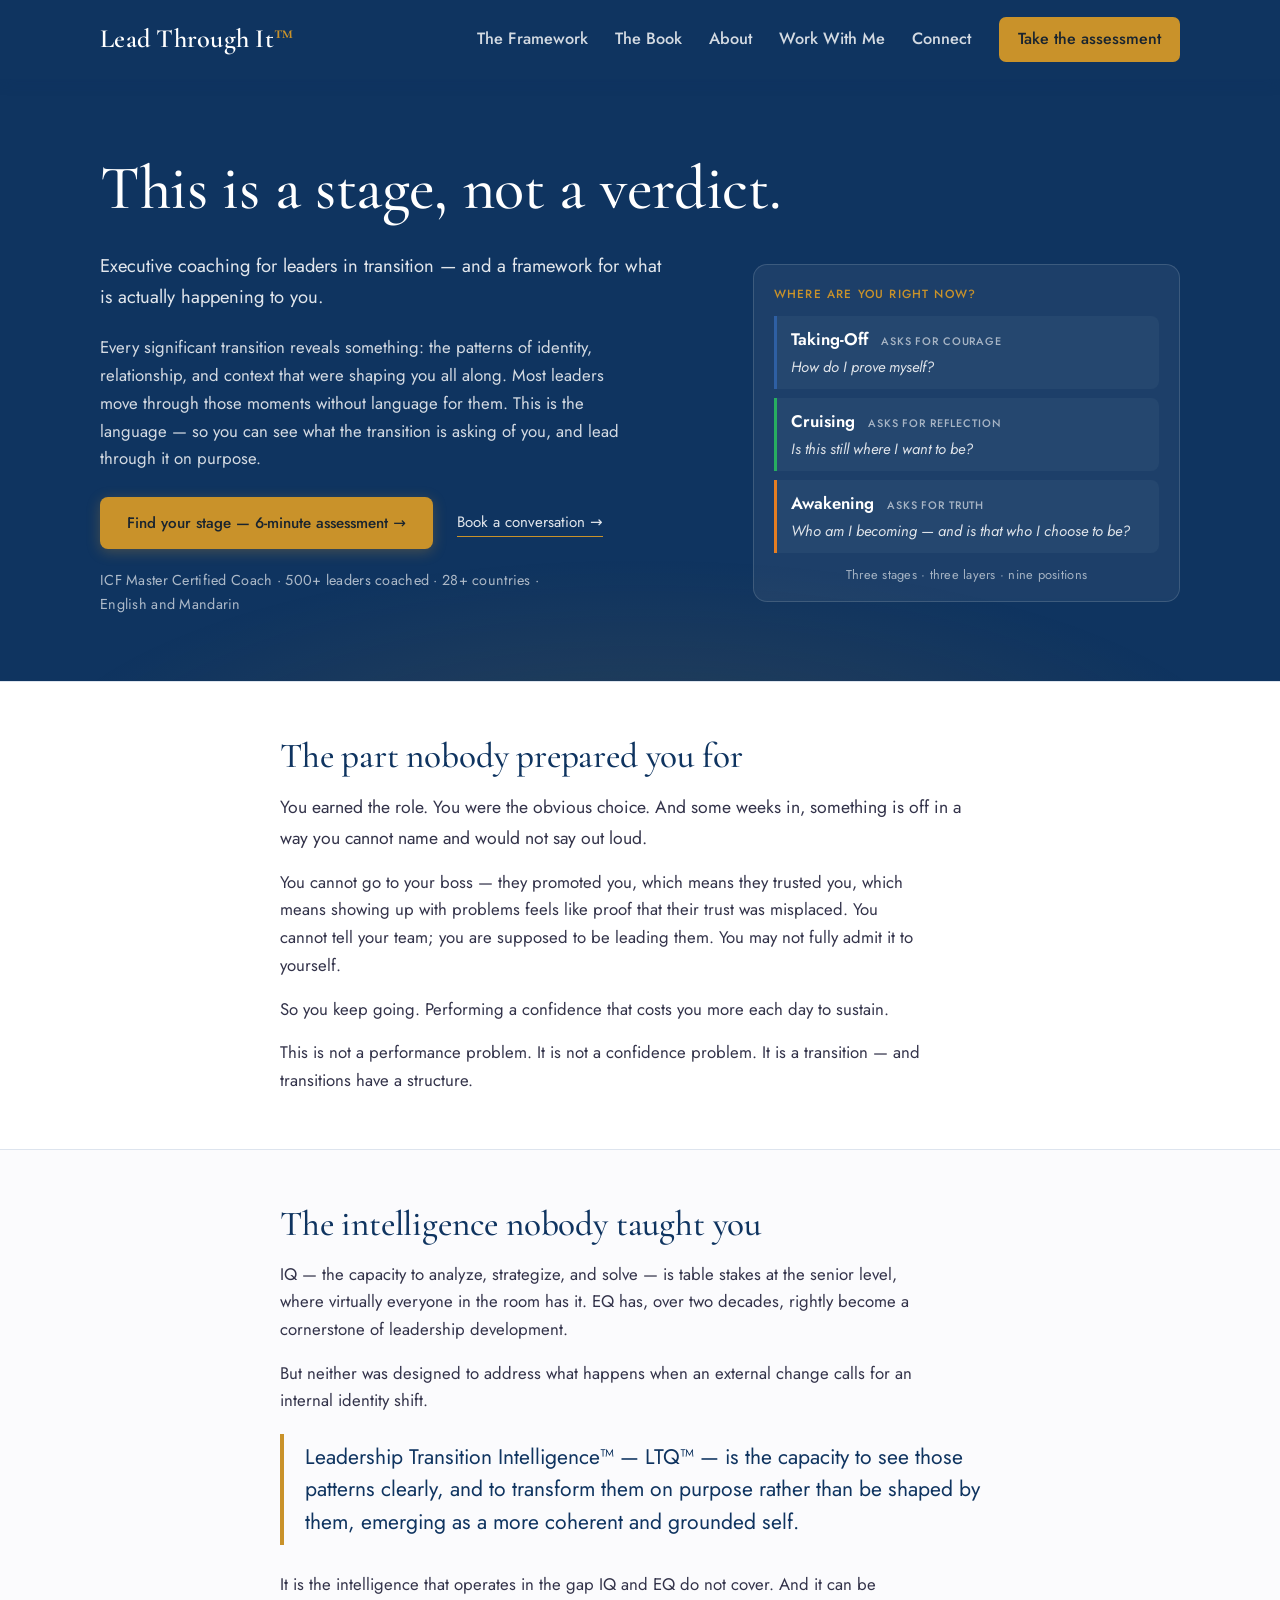
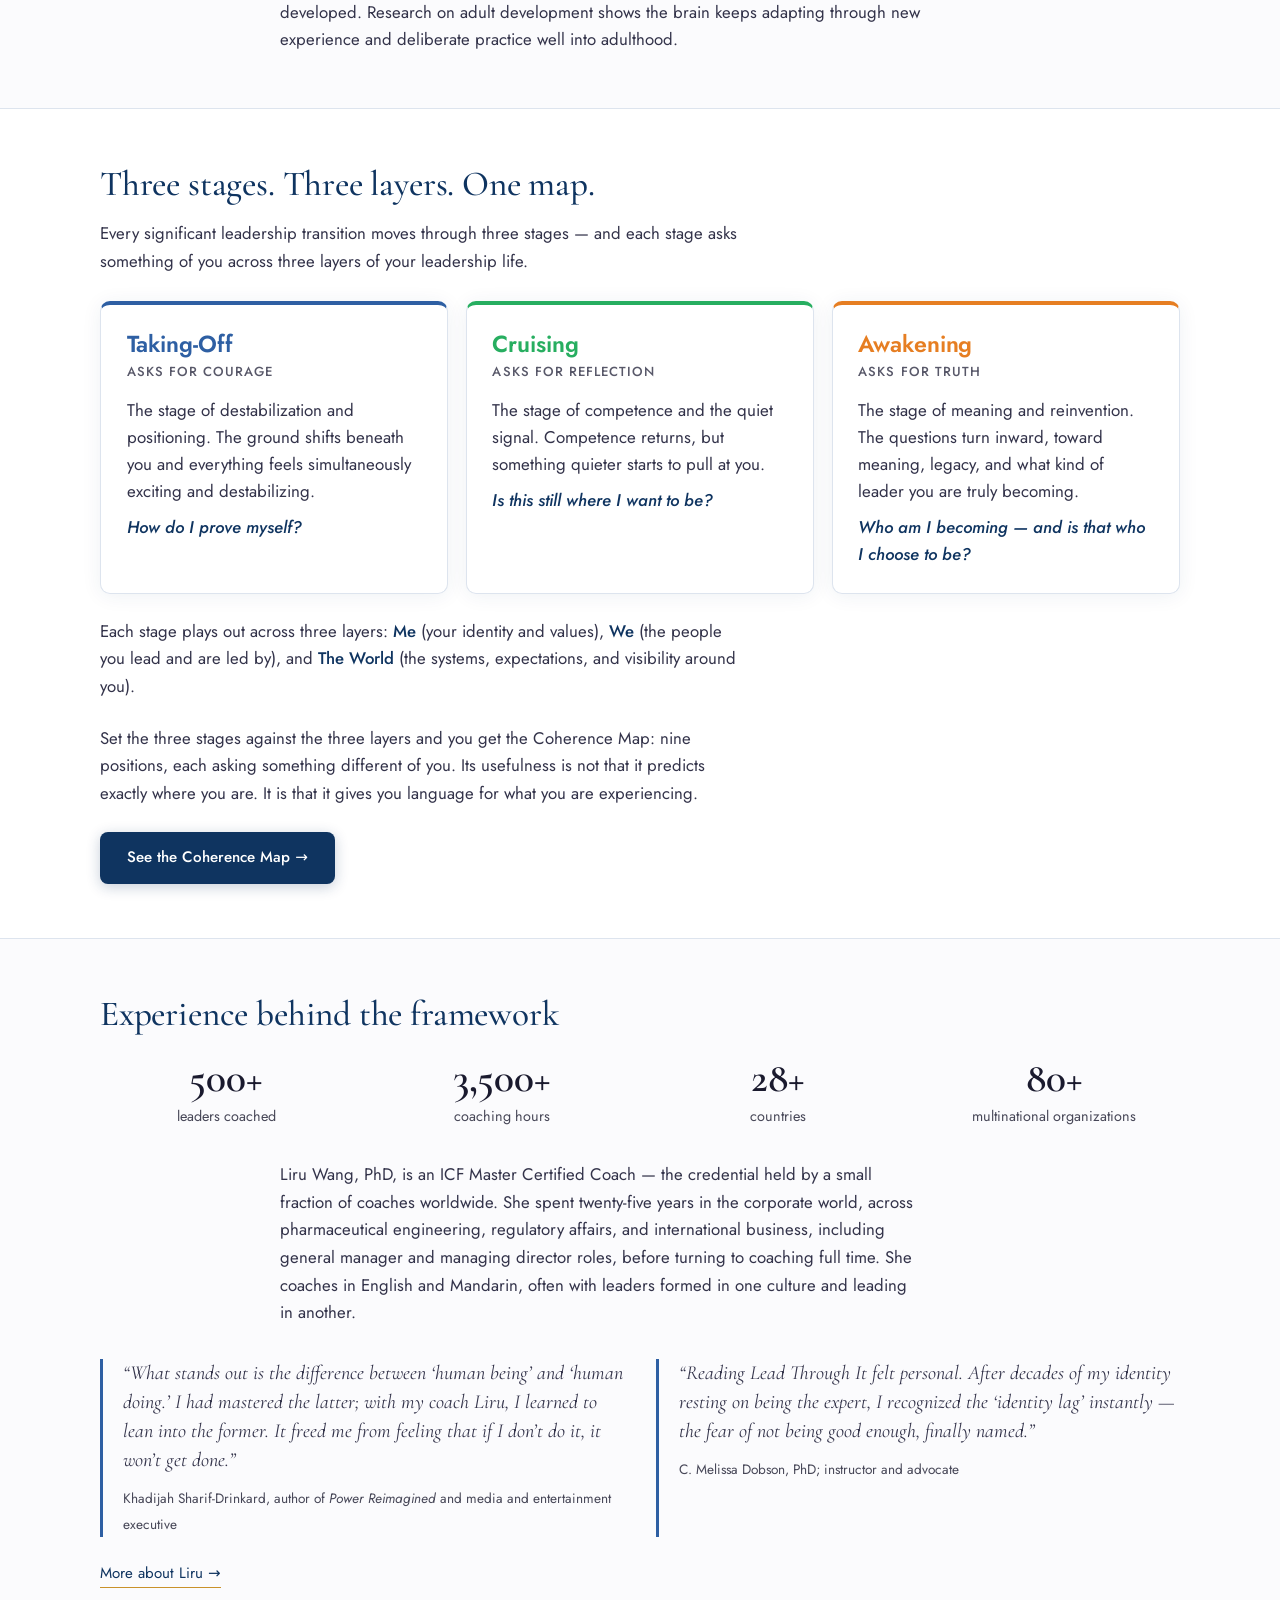
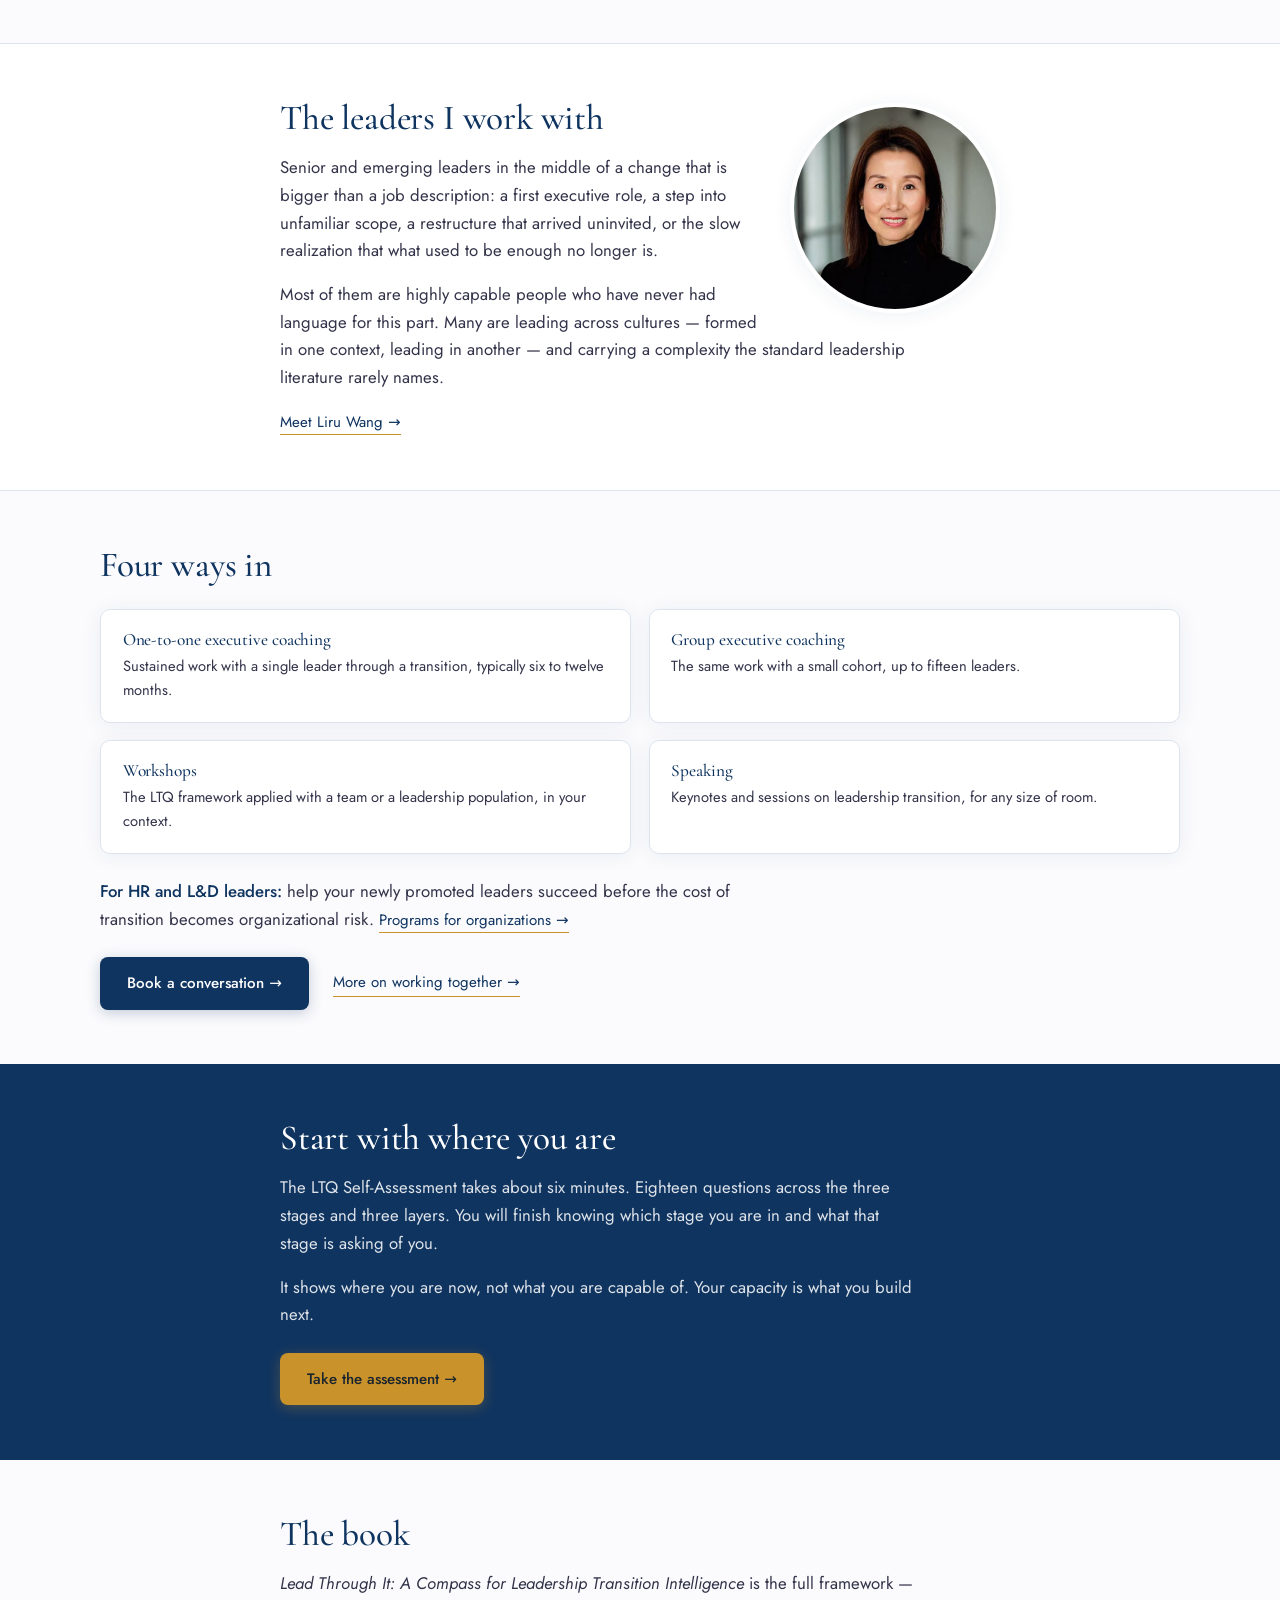
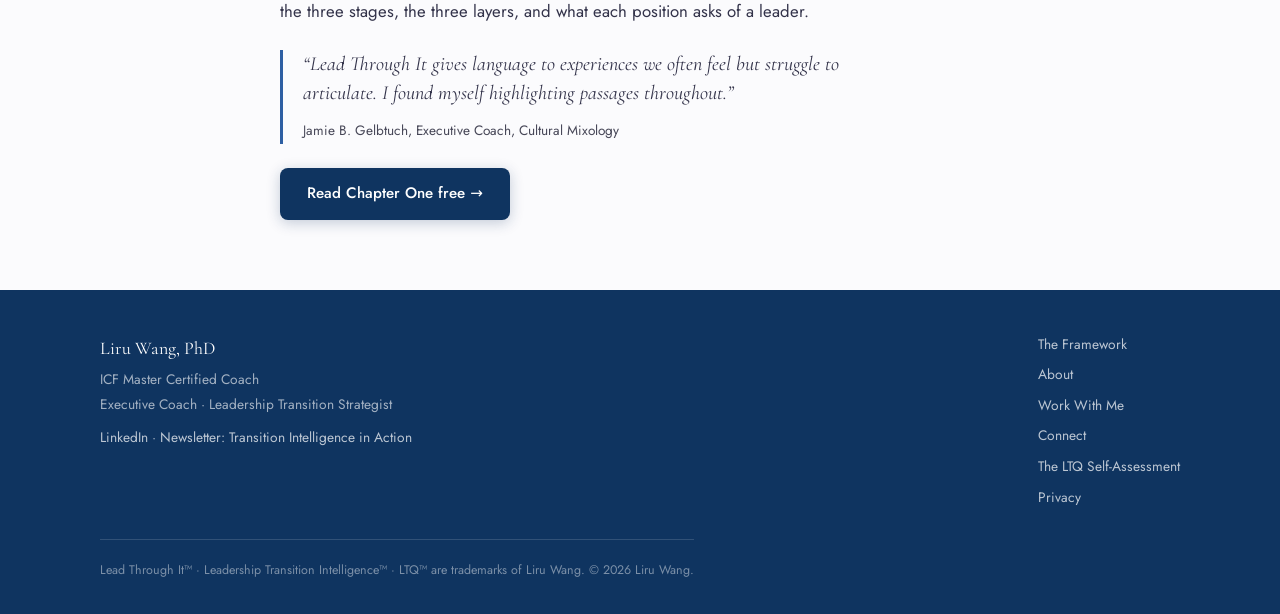
<file: index.html>
<!DOCTYPE html>
<html lang="en">
<head>
<meta charset="UTF-8">
<meta name="viewport" content="width=device-width, initial-scale=1">
<title>Executive Coach for Leaders in Transition | Liru Wang, PhD, MCC</title>
<meta name="description" content="Executive coaching for new and senior leaders in transition, in English and Mandarin. Find your stage with the free 6-minute LTQ self-assessment.">
<link rel="canonical" href="https://leadershiptransitionintelligence.com/">
<meta property="og:type" content="website">
<meta property="og:site_name" content="Leadership Transition Intelligence">
<meta property="og:title" content="Executive Coach for Leaders in Transition | Liru Wang, PhD, MCC">
<meta property="og:description" content="Executive coaching for new and senior leaders in transition, in English and Mandarin. Find your stage with the free 6-minute LTQ self-assessment.">
<meta property="og:url" content="https://leadershiptransitionintelligence.com/">
<meta name="twitter:card" content="summary">
<link rel="preconnect" href="https://fonts.googleapis.com"><link rel="preconnect" href="https://fonts.gstatic.com" crossorigin><link href="https://fonts.googleapis.com/css2?family=Cormorant+Garamond:ital,wght@0,500;0,600;1,400;1,500&family=Jost:wght@300;400;500;600&display=swap" rel="stylesheet">
<link rel="stylesheet" href="site.css">
<style>
.proof-strip{margin-top:1.25rem;font-size:.9rem;letter-spacing:.02em;opacity:.8}
.stats{display:grid;grid-template-columns:repeat(4,1fr);gap:1.5rem;margin:1.5rem 0 2rem;text-align:center}
.stats .n{display:block;font-family:"Cormorant Garamond",serif;font-size:2.6rem;font-weight:600;line-height:1}
.stats .l{display:block;margin-top:.35rem;font-size:.9rem;opacity:.8}
.quotes{display:grid;grid-template-columns:1fr 1fr;gap:2rem;margin:2rem 0 1rem}
.quotes blockquote,.book-quote{margin:0;padding-left:1.25rem;border-left:3px solid var(--taking,#c8642a)}
.quotes blockquote p,.book-quote p{font-family:"Cormorant Garamond",serif;font-style:italic;font-size:1.25rem;line-height:1.45;margin:0 0 .6rem}
.quotes cite,.book-quote cite{font-style:normal;font-size:.85rem;opacity:.8}
.book-quote{margin:1.5rem 0}
@media (max-width:720px){.stats{grid-template-columns:repeat(2,1fr)}.quotes{grid-template-columns:1fr}}
</style>
<script type="application/ld+json">{"@context": "https://schema.org", "@graph": [{"@type": "Person", "@id": "https://leadershiptransitionintelligence.com/#liru", "name": "Liru Wang", "honorificSuffix": "PhD", "jobTitle": ["Executive Coach", "Leadership Transition Strategist"], "description": "Executive coach for leaders in transition. Creator of the Leadership Transition Intelligence (LTQ) framework and author of Lead Through It.", "url": "https://leadershiptransitionintelligence.com", "sameAs": ["https://www.linkedin.com/in/liruwang/"], "knowsLanguage": ["en", "zh"], "address": {"@type": "PostalAddress", "addressLocality": "Edmonton", "addressRegion": "AB", "addressCountry": "CA"}, "hasCredential": [{"@type": "EducationalOccupationalCredential", "name": "ICF Master Certified Coach (MCC)", "credentialCategory": "certification", "recognizedBy": {"@type": "Organization", "name": "International Coaching Federation"}}, {"@type": "EducationalOccupationalCredential", "name": "PhD", "credentialCategory": "degree"}], "knowsAbout": ["Leadership transitions", "Executive coaching", "Leadership development", "Leadership Transition Intelligence", "Cross-cultural leadership"]}, {"@type": "Book", "@id": "https://leadershiptransitionintelligence.com/#book", "name": "Lead Through It: A Compass for Leadership Transition Intelligence", "author": {"@id": "https://leadershiptransitionintelligence.com/#liru"}, "inLanguage": "en", "bookFormat": "https://schema.org/Paperback", "about": "Leadership transitions, identity, and the Leadership Transition Intelligence framework"}, {"@type": "WebSite", "@id": "https://leadershiptransitionintelligence.com/#site", "url": "https://leadershiptransitionintelligence.com", "name": "Leadership Transition Intelligence", "publisher": {"@id": "https://leadershiptransitionintelligence.com/#liru"}}]}</script>
</head>
<body>
<a class="skip" href="#main">Skip to content</a>
<header class="site-header">
  <div class="header-inner">
    <a class="wordmark" href="index.html">Lead Through It<span>&trade;</span></a>
    <nav class="main" aria-label="Main">
      <a href="framework.html">The Framework</a><a href="early-reader.html">The Book</a><a href="about.html">About</a><a href="work-with-me.html">Work With Me</a><a href="connect.html">Connect</a>
      <a class="nav-cta" href="assessment.html" target="_blank" rel="noopener">Take the assessment</a>
    </nav>
  </div>
</header>
<section class="hero hero-home">
  <div class="hero-inner">
    <h1 class="h1-oneline">This is a stage, not a verdict.</h1>
    <div class="hero-grid">
      <div>
        <p class="sub">Executive coaching for leaders in transition &mdash; and a framework for what is
           actually happening to you.</p>
        <p>Every significant transition reveals something: the patterns of identity, relationship, and
           context that were shaping you all along. Most leaders move through those moments without
           language for them. This is the language &mdash; so you can see what the transition is
           asking of you, and lead through it on purpose.</p>
        <div class="actions">
          <a class="btn" href="assessment.html" target="_blank" rel="noopener">Find your stage &mdash; 6-minute assessment &rarr;</a>
          <a class="textlink" href="connect.html">Book a conversation &rarr;</a>
        </div>
        <p class="proof-strip">ICF Master Certified Coach &middot; 500+ leaders coached &middot;
           28+ countries &middot; English and Mandarin</p>
      </div>
      <aside class="hero-card" aria-label="The three stages of a leadership transition">
        <div class="hc-label">Where are you right now?</div>
        <div class="hc-stage" style="--c:var(--taking)">
          <span class="hc-name">Taking-Off</span><span class="hc-asks">asks for courage</span>
          <span class="hc-q">How do I prove myself?</span></div>
        <div class="hc-stage" style="--c:var(--cruising)">
          <span class="hc-name">Cruising</span><span class="hc-asks">asks for reflection</span>
          <span class="hc-q">Is this still where I want to be?</span></div>
        <div class="hc-stage" style="--c:var(--awakening)">
          <span class="hc-name">Awakening</span><span class="hc-asks">asks for truth</span>
          <span class="hc-q">Who am I becoming &mdash; and is that who I choose to be?</span></div>
        <div class="hc-foot">Three stages &middot; three layers &middot; nine positions</div>
      </aside>
    </div>
  </div>
</section>
<main id="main">

<section class="band"><div class="narrow">
  <h2>The part nobody prepared you for</h2>
  <p class="lede">You earned the role. You were the obvious choice. And some weeks in, something is
     off in a way you cannot name and would not say out loud.</p>
  <p>You cannot go to your boss &mdash; they promoted you, which means they trusted you, which means
     showing up with problems feels like proof that their trust was misplaced. You cannot tell your
     team; you are supposed to be leading them. You may not fully admit it to yourself.</p>
  <p>So you keep going. Performing a confidence that costs you more each day to sustain.</p>
  <p>This is not a performance problem. It is not a confidence problem. It is a transition &mdash;
     and transitions have a structure.</p>
</div></section>

<section><div class="narrow">
  <h2>The intelligence nobody taught you</h2>
  <p>IQ &mdash; the capacity to analyze, strategize, and solve &mdash; is table stakes at the senior
     level, where virtually everyone in the room has it. EQ has, over two decades, rightly become a
     cornerstone of leadership development.</p>
  <p>But neither was designed to address what happens when an external change calls for an internal
     identity shift.</p>
  <p class="definition">Leadership Transition Intelligence&trade; &mdash; LTQ&trade; &mdash; is the
     capacity to see those patterns clearly, and to transform them on purpose rather than be shaped
     by them, emerging as a more coherent and grounded self.</p>
  <p>It is the intelligence that operates in the gap IQ and EQ do not cover. And it can be
     developed. Research on adult development shows the brain keeps adapting through new experience
     and deliberate practice well into adulthood.</p>
</div></section>

<section class="band"><div class="wrap">
  <h2>Three stages. Three layers. One map.</h2>
  <p>Every significant leadership transition moves through three stages &mdash; and each stage asks
     something of you across three layers of your leadership life.</p>
  <div class="stages">
  <div class="stage s-taking">
    <h3>Taking-Off</h3><div class="asks">asks for courage</div>
    <p>The stage of destabilization and positioning. The ground shifts beneath you and everything
       feels simultaneously exciting and destabilizing.</p>
    <p class="q">How do I prove myself?</p>
  </div>
  <div class="stage s-cruising">
    <h3>Cruising</h3><div class="asks">asks for reflection</div>
    <p>The stage of competence and the quiet signal. Competence returns, but something quieter
       starts to pull at you.</p>
    <p class="q">Is this still where I want to be?</p>
  </div>
  <div class="stage s-awakening">
    <h3>Awakening</h3><div class="asks">asks for truth</div>
    <p>The stage of meaning and reinvention. The questions turn inward, toward meaning, legacy,
       and what kind of leader you are truly becoming.</p>
    <p class="q">Who am I becoming &mdash; and is that who I choose to be?</p>
  </div>
</div>
  <p style="margin-top:1.5rem">Each stage plays out across three layers: <strong>Me</strong>
     (your identity and values), <strong>We</strong> (the people you lead and are led by), and
     <strong>The World</strong> (the systems, expectations, and visibility around you).</p>
  <p style="margin-top:1.5rem">Set the three stages against the three layers and you get the
     Coherence Map: nine positions, each asking something different of you. Its usefulness is not
     that it predicts exactly where you are. It is that it gives you language for what you are
     experiencing.</p>
  <div class="actions"><a class="btn btn-navy" href="framework.html">See the Coherence Map
     &rarr;</a></div>
</div></section>

<section><div class="wrap">
  <h2>Experience behind the framework</h2>
  <div class="stats">
    <div><span class="n">500+</span><span class="l">leaders coached</span></div>
    <div><span class="n">3,500+</span><span class="l">coaching hours</span></div>
    <div><span class="n">28+</span><span class="l">countries</span></div>
    <div><span class="n">80+</span><span class="l">multinational organizations</span></div>
  </div>
  <div class="narrow">
    <p>Liru Wang, PhD, is an ICF Master Certified Coach &mdash; the credential held by a small fraction
       of coaches worldwide. She spent twenty-five years in the corporate world, across
       pharmaceutical engineering, regulatory affairs, and international business, including general
       manager and managing director roles, before turning to coaching full time. She coaches in
       English and Mandarin, often with leaders formed in one culture and leading in another.</p>
  </div>
  <div class="quotes">
    <blockquote><p>&ldquo;What stands out is the difference between &lsquo;human being&rsquo; and
      &lsquo;human doing.&rsquo; I had mastered the latter; with my coach Liru, I learned to lean into
      the former. It freed me from feeling that if I don&rsquo;t do it, it won&rsquo;t get
      done.&rdquo;</p>
      <cite>Khadijah Sharif-Drinkard, author of <em>Power Reimagined</em> and media and
      entertainment executive</cite></blockquote>
    <blockquote><p>&ldquo;Reading <em>Lead Through It</em> felt personal. After decades of my identity
      resting on being the expert, I recognized the &lsquo;identity lag&rsquo; instantly &mdash; the
      fear of not being good enough, finally named.&rdquo;</p>
      <cite>C. Melissa Dobson, PhD; instructor and advocate</cite></blockquote>
  </div>
  <div class="actions"><a class="textlink" href="about.html">More about Liru &rarr;</a></div>
</div></section>

<section class="band"><div class="narrow intro-with-photo">
  <img class="intro-photo" src="liru-wang.jpg" width="600" height="600" loading="lazy"
       alt="Liru Wang, executive coach for leaders in transition">
  <h2>The leaders I work with</h2>
  <p>Senior and emerging leaders in the middle of a change that is bigger than a job description:
     a first executive role, a step into unfamiliar scope, a restructure that arrived uninvited, or
     the slow realization that what used to be enough no longer is.</p>
  <p>Most of them are highly capable people who have never had language for this part. Many are
     leading across cultures &mdash; formed in one context, leading in another &mdash; and carrying a
     complexity the standard leadership literature rarely names.</p>
  <p><a class="textlink" href="about.html">Meet Liru Wang &rarr;</a></p>
</div></section>

<section><div class="wrap">
  <h2>Four ways in</h2>
  <div class="ways">
    <div class="way"><h3>One-to-one executive coaching</h3>
      <p>Sustained work with a single leader through a transition, typically six to twelve
         months.</p></div>
    <div class="way"><h3>Group executive coaching</h3>
      <p>The same work with a small cohort, up to fifteen leaders.</p></div>
    <div class="way"><h3>Workshops</h3>
      <p>The LTQ framework applied with a team or a leadership population, in your context.</p></div>
    <div class="way"><h3>Speaking</h3>
      <p>Keynotes and sessions on leadership transition, for any size of room.</p></div>
  </div>
  <p class="org-line" style="margin-top:1.5rem"><strong>For HR and L&amp;D leaders:</strong> help your
     newly promoted leaders succeed before the cost of transition becomes organizational risk.
     <a class="textlink" href="work-with-me.html#organizations">Programs for organizations &rarr;</a></p>
  <div class="actions"><a class="btn btn-navy" href="connect.html">Book a conversation &rarr;</a>
     <a class="textlink" href="work-with-me.html">More on working together &rarr;</a></div>
</div></section>


<section class="band-navy"><div class="narrow">
  <h2>Start with where you are</h2>
  <p>The LTQ Self-Assessment takes about six minutes. Eighteen questions across the three stages and
     three layers. You will finish knowing which stage you are in and what that stage is asking
     of you.</p>
  <p>It shows where you are now, not what you are capable of. Your capacity is what you build
     next.</p>
  <div class="actions"><a class="btn" href="assessment.html" target="_blank" rel="noopener">Take the assessment &rarr;</a></div>
</div></section>

<section><div class="narrow">
  <h2>The book</h2>
  <p><em>Lead Through It: A Compass for Leadership Transition Intelligence</em> is the full framework
     &mdash; the three stages, the three layers, and what each position asks of a leader.</p>
  <blockquote class="book-quote"><p>&ldquo;<em>Lead Through It</em> gives language to experiences
    we often feel but struggle to articulate. I found myself highlighting passages
    throughout.&rdquo;</p>
    <cite>Jamie B. Gelbtuch, Executive Coach, Cultural Mixology</cite></blockquote>
  <div class="actions"><!-- BOOK LINK: at launch, add <a class="btn btn-navy" href="AMAZON_URL">Find the book &rarr;</a> before the early-reader link --><a class="btn btn-navy" href="early-reader.html">Read Chapter One free &rarr;</a></div>
</div></section>

</main>
<footer>
  <div class="wrap">
    <div>
      <div class="fname">Liru Wang, PhD</div>
      <div>ICF Master Certified Coach</div>
      <div>Executive Coach &middot; Leadership Transition Strategist</div>
      <div style="margin-top:.5rem"><a href="https://www.linkedin.com/in/liruwang/" target="_blank" rel="noopener">LinkedIn</a>
        &middot; <a href="https://www.linkedin.com/newsletters/transition-intelligence-in-act-7405003066569031680/" target="_blank" rel="noopener">Newsletter: Transition Intelligence in Action</a></div>
    </div>
    <nav aria-label="Footer">
      <a href="framework.html">The Framework</a>
      <a href="about.html">About</a>
      <a href="work-with-me.html">Work With Me</a>
      <a href="connect.html">Connect</a>
      <a href="assessment.html" target="_blank" rel="noopener">The LTQ Self-Assessment</a>
      <a href="privacy.html">Privacy</a>
    </nav>
  </div>
  <div class="wrap"><div class="footer-legal">
    Lead Through It&trade; &middot; Leadership Transition Intelligence&trade; &middot; LTQ&trade;
    are trademarks of Liru Wang. &copy; 2026 Liru Wang.
  </div></div>
</footer>
</body>
</html>
</file>
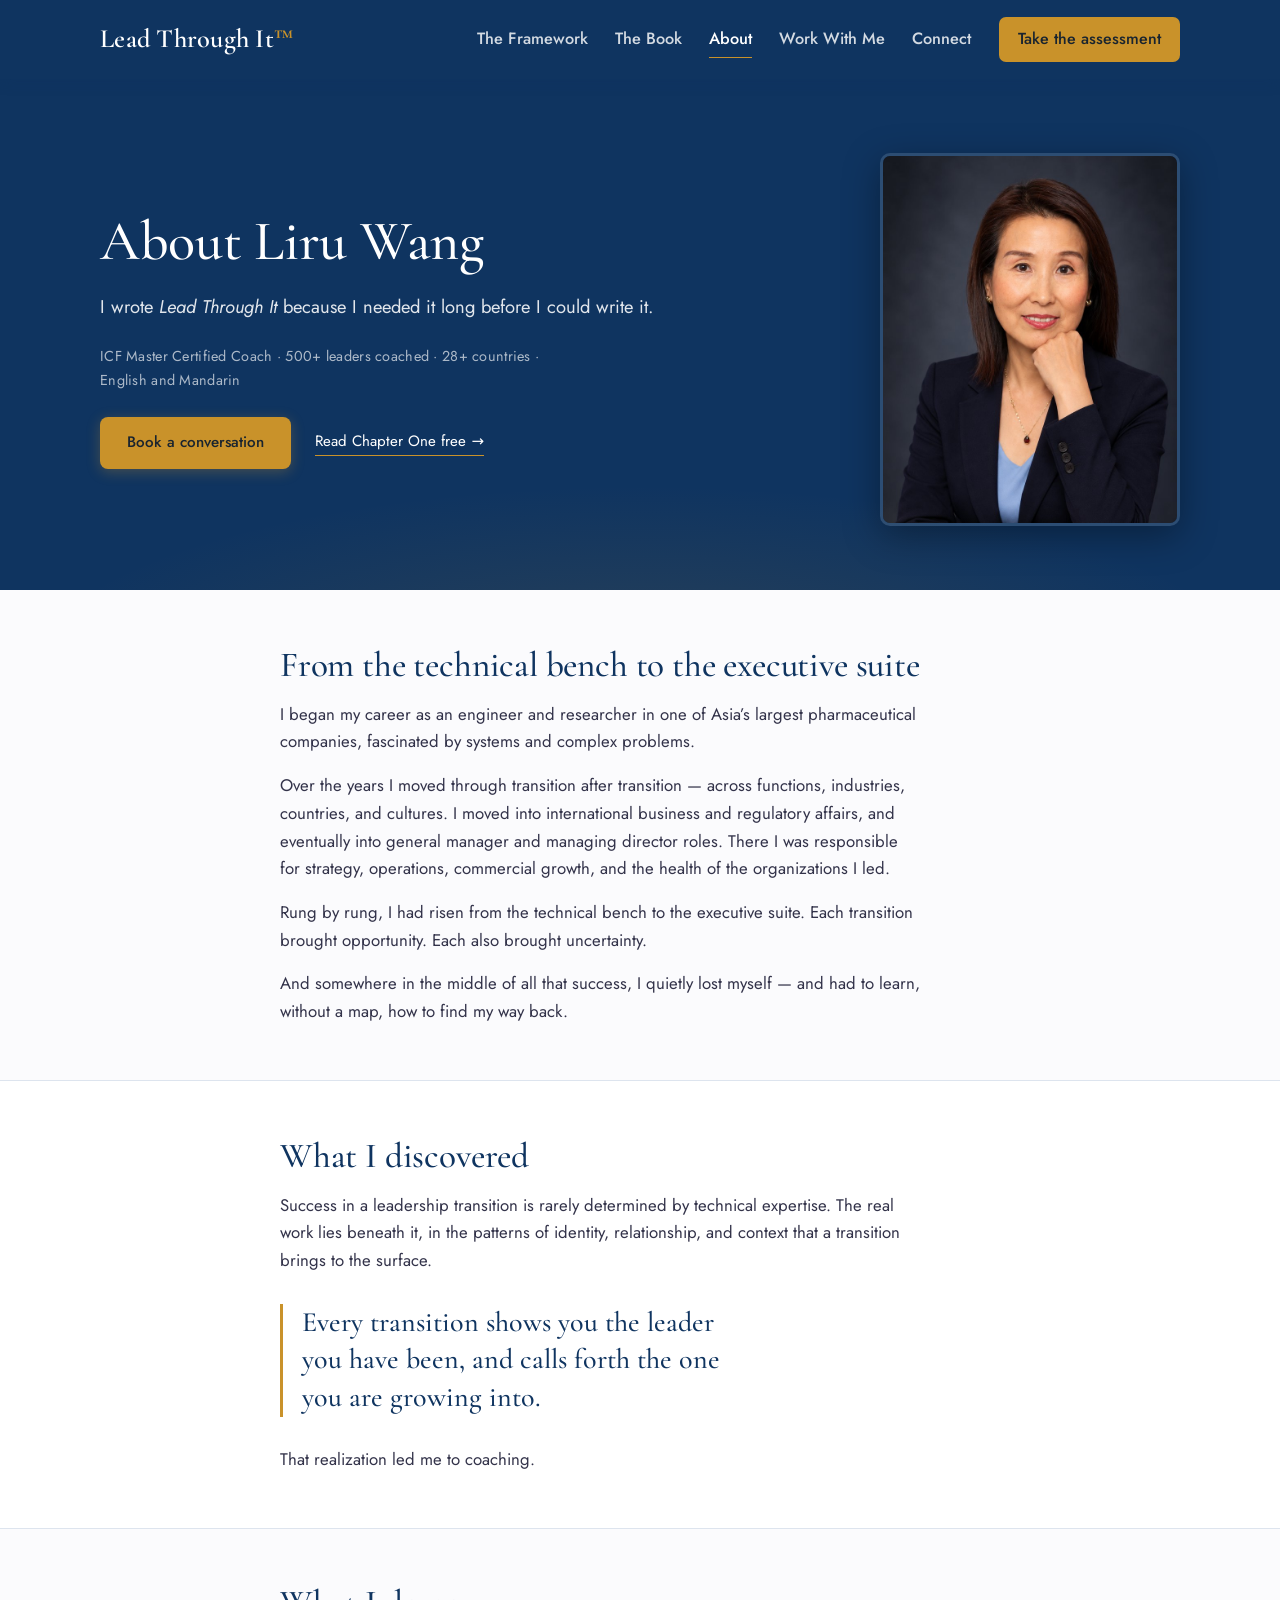
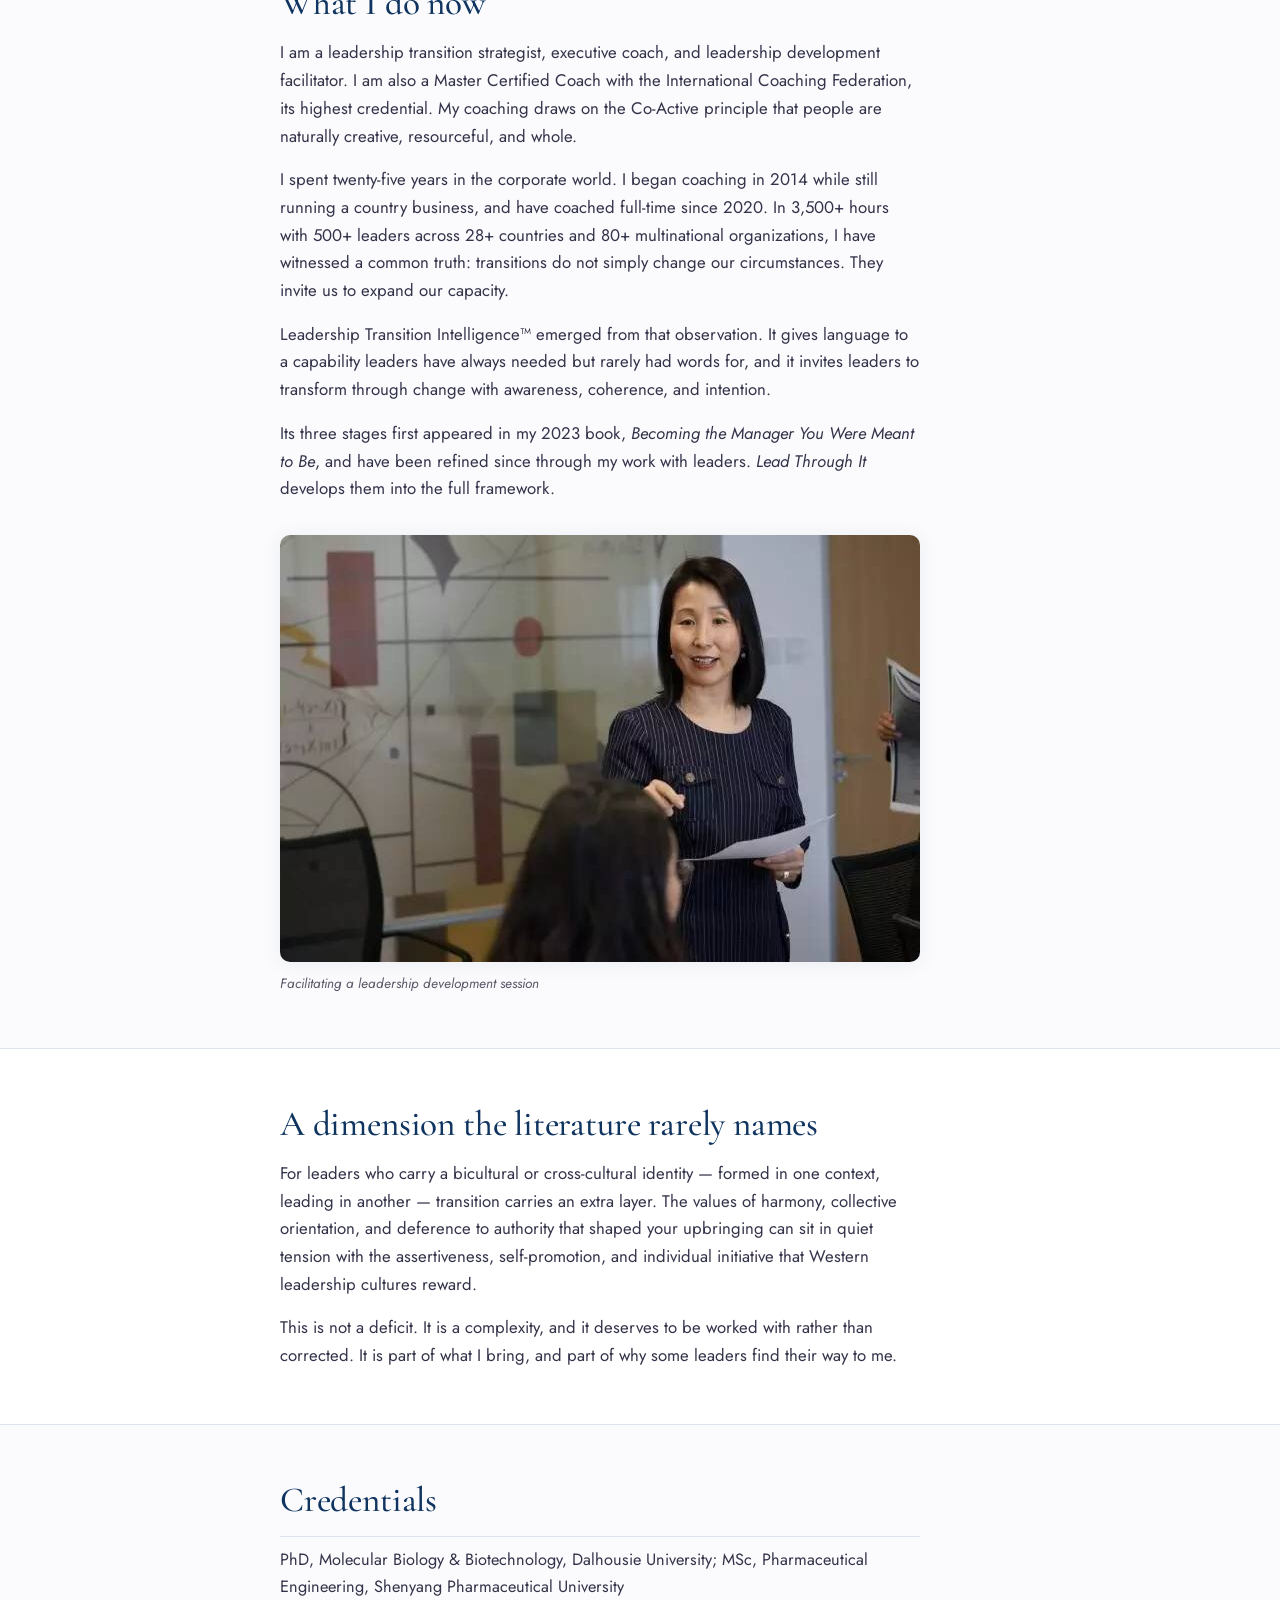
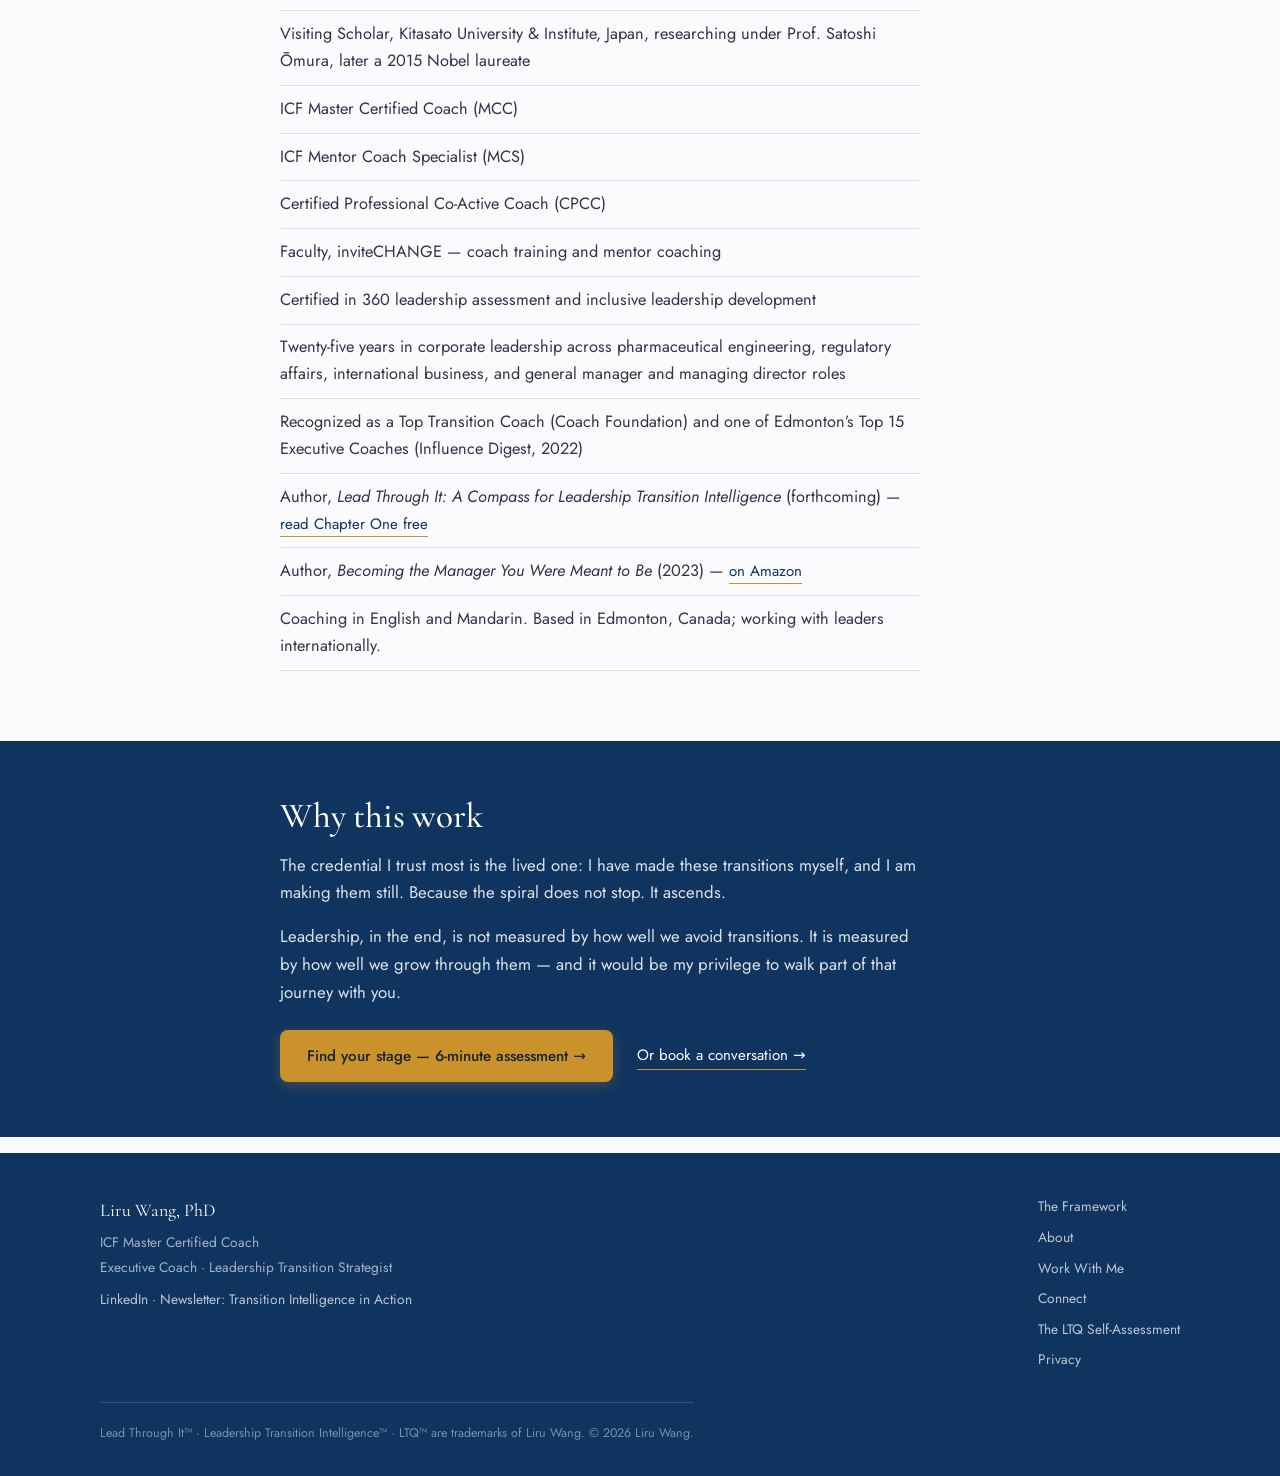
<file: about.html>
<!DOCTYPE html>
<html lang="en">
<head>
<meta charset="UTF-8">
<meta name="viewport" content="width=device-width, initial-scale=1">
<title>About Liru Wang — Executive Coach · Leadership Transition Strategist · Author</title>
<meta name="description" content="Twenty-five years in the corporate world before coaching full time. Liru Wang coaches senior and emerging leaders through transition, in English and Mandarin.">
<link rel="canonical" href="https://leadershiptransitionintelligence.com/about.html">
<meta property="og:type" content="website">
<meta property="og:site_name" content="Leadership Transition Intelligence">
<meta property="og:title" content="About Liru Wang — Executive Coach · Leadership Transition Strategist · Author">
<meta property="og:description" content="Twenty-five years in the corporate world before coaching full time. Liru Wang coaches senior and emerging leaders through transition, in English and Mandarin.">
<meta property="og:url" content="https://leadershiptransitionintelligence.com/about.html">
<meta name="twitter:card" content="summary">
<link rel="preconnect" href="https://fonts.googleapis.com"><link rel="preconnect" href="https://fonts.gstatic.com" crossorigin><link href="https://fonts.googleapis.com/css2?family=Cormorant+Garamond:ital,wght@0,500;0,600;1,400;1,500&family=Jost:wght@300;400;500;600&display=swap" rel="stylesheet">
<link rel="stylesheet" href="site.css">
<script type="application/ld+json">{"@context": "https://schema.org", "@graph": [{"@type": "Person", "@id": "https://leadershiptransitionintelligence.com/#liru", "name": "Liru Wang", "honorificSuffix": "PhD", "jobTitle": ["Executive Coach", "Leadership Transition Strategist"], "description": "Executive coach for leaders in transition. Creator of the Leadership Transition Intelligence (LTQ) framework and author of Lead Through It.", "url": "https://leadershiptransitionintelligence.com", "sameAs": ["https://www.linkedin.com/in/liruwang/"], "knowsLanguage": ["en", "zh"], "address": {"@type": "PostalAddress", "addressLocality": "Edmonton", "addressRegion": "AB", "addressCountry": "CA"}, "hasCredential": [{"@type": "EducationalOccupationalCredential", "name": "ICF Master Certified Coach (MCC)", "credentialCategory": "certification", "recognizedBy": {"@type": "Organization", "name": "International Coaching Federation"}}, {"@type": "EducationalOccupationalCredential", "name": "PhD", "credentialCategory": "degree"}], "knowsAbout": ["Leadership transitions", "Executive coaching", "Leadership development", "Leadership Transition Intelligence", "Cross-cultural leadership"]}, {"@type": "Book", "@id": "https://leadershiptransitionintelligence.com/#book", "name": "Lead Through It: A Compass for Leadership Transition Intelligence", "author": {"@id": "https://leadershiptransitionintelligence.com/#liru"}, "inLanguage": "en", "bookFormat": "https://schema.org/Paperback", "about": "Leadership transitions, identity, and the Leadership Transition Intelligence framework"}, {"@type": "Book", "@id": "https://leadershiptransitionintelligence.com/#first-book", "name": "Becoming the Manager You Were Meant to Be", "author": {"@id": "https://leadershiptransitionintelligence.com/#liru"}, "datePublished": "2023", "inLanguage": "en", "url": "https://www.amazon.com/dp/B0C4Q4BBGL"}, {"@type": "WebSite", "@id": "https://leadershiptransitionintelligence.com/#site", "url": "https://leadershiptransitionintelligence.com", "name": "Leadership Transition Intelligence", "publisher": {"@id": "https://leadershiptransitionintelligence.com/#liru"}}, {"@type": "AboutPage", "@id": "https://leadershiptransitionintelligence.com/about.html#page", "mainEntity": {"@id": "https://leadershiptransitionintelligence.com/#liru"}}]}</script>
<style>
.hero .actions{margin-top:1.5rem;display:flex;flex-wrap:wrap;gap:1rem 1.5rem;align-items:center}
.hero .textlink{color:#fff}
.proof-strip{margin-top:1.25rem;font-size:.9rem;letter-spacing:.02em;opacity:.8}
.band-navy .actions{display:flex;flex-wrap:wrap;gap:1rem 1.5rem;align-items:center}
.band-navy .textlink{color:#fff}
</style>
</head>
<body>
<a class="skip" href="#main">Skip to content</a>
<header class="site-header">
  <div class="header-inner">
    <a class="wordmark" href="index.html">Lead Through It<span>&trade;</span></a>
    <nav class="main" aria-label="Main">
      <a href="framework.html">The Framework</a><a href="early-reader.html">The Book</a><a href="about.html" aria-current="page">About</a><a href="work-with-me.html">Work With Me</a><a href="connect.html">Connect</a>
      <a class="nav-cta" href="assessment.html" target="_blank" rel="noopener">Take the assessment</a>
    </nav>
  </div>
</header>
<section class="hero">
  <div class="hero-inner hero-split">
    <div>
      <h1>About Liru Wang</h1>
      <p class="sub">I wrote <em>Lead Through It</em> because I needed it long before I could write it.</p>
      <p class="proof-strip">ICF Master Certified Coach &middot; 500+ leaders coached &middot;
         28+ countries &middot; English and Mandarin</p>
      <div class="actions">
        <a class="btn" href="connect.html">Book a conversation</a>
        <a class="textlink" href="early-reader.html">Read Chapter One free &rarr;</a>
      </div>
    </div>
    <img class="hero-portrait" src="liru-wang-portrait.jpg" width="720" height="900"
         alt="Liru Wang, PhD, ICF Master Certified Coach">
  </div>
</section>
<main id="main">

<section><div class="narrow">
  <h2>From the technical bench to the executive suite</h2>
  <p>I began my career as an engineer and researcher in one of Asia&rsquo;s largest pharmaceutical
     companies, fascinated by systems and complex problems.</p>
  <p>Over the years I moved through transition after transition &mdash; across functions, industries,
     countries, and cultures. I moved into international business and regulatory affairs, and
     eventually into general manager and managing director roles. There I was responsible for
     strategy, operations, commercial growth, and the health of the organizations I led.</p>
  <p>Rung by rung, I had risen from the technical bench to the executive suite. Each transition
     brought opportunity. Each also brought uncertainty.</p>
  <p>And somewhere in the middle of all that success, I quietly lost myself &mdash; and had to learn,
     without a map, how to find my way back.</p>
</div></section>

<section class="band"><div class="narrow">
  <h2>What I discovered</h2>
  <p>Success in a leadership transition is rarely determined by technical expertise. The real work
     lies beneath it, in the patterns of identity, relationship, and context that a transition brings
     to the surface.</p>
  <p class="pull">Every transition shows you the leader you have been, and calls forth the one you
     are growing into.</p>
  <p>That realization led me to coaching.</p>
</div></section>

<section><div class="narrow">
  <h2>What I do now</h2>
  <p>I am a leadership transition strategist, executive coach, and leadership development
     facilitator. I am also a Master Certified Coach with the International Coaching Federation, its
     highest credential. My coaching draws on the Co-Active principle that people are naturally
     creative, resourceful, and whole.</p>
  <p>I spent twenty-five years in the corporate world. I began coaching in 2014 while still running a
     country business, and have coached full-time since 2020. In 3,500+ hours with 500+ leaders
     across 28+ countries and 80+ multinational organizations, I have witnessed a common truth:
     transitions do not simply change our circumstances. They invite us to expand our capacity.</p>
  <p>Leadership Transition Intelligence&trade; emerged from that observation. It gives language to a
     capability leaders have always needed but rarely had words for, and it invites leaders to
     transform through change with awareness, coherence, and intention.</p>
  <p>Its three stages first appeared in my 2023 book, <em>Becoming the Manager You Were Meant to
     Be</em>, and have been refined since through my work with leaders. <em>Lead Through It</em>
     develops them into the full framework.</p>
  <figure class="photo-figure"><img src="liru-wang-facilitating.jpg" width="640" height="427"
     loading="lazy" alt="Liru Wang facilitating a leadership session with a group">
    <figcaption>Facilitating a leadership development session</figcaption></figure>
</div></section>

<section class="band"><div class="narrow">
  <h2>A dimension the literature rarely names</h2>
  <p>For leaders who carry a bicultural or cross-cultural identity &mdash; formed in one context,
     leading in another &mdash; transition carries an extra layer. The values of harmony, collective
     orientation, and deference to authority that shaped your upbringing can sit in quiet tension
     with the assertiveness, self-promotion, and individual initiative that Western leadership
     cultures reward.</p>
  <p>This is not a deficit. It is a complexity, and it deserves to be worked with rather than
     corrected. It is part of what I bring, and part of why some leaders find their way to me.</p>
</div></section>

<section><div class="narrow">
  <h2>Credentials</h2>
  <ul class="creds">
    <li>PhD, Molecular Biology &amp; Biotechnology, Dalhousie University; MSc, Pharmaceutical
        Engineering, Shenyang Pharmaceutical University</li>
    <li>Visiting Scholar, Kitasato University &amp; Institute, Japan, researching under Prof. Satoshi
        &#332;mura, later a 2015 Nobel laureate</li>
    <li>ICF Master Certified Coach (MCC)</li>
    <li>ICF Mentor Coach Specialist (MCS)</li>
    <li>Certified Professional Co-Active Coach (CPCC)</li>
    <li>Faculty, inviteCHANGE &mdash; coach training and mentor coaching</li>
    <li>Certified in 360 leadership assessment and inclusive leadership development</li>
    <li>Twenty-five years in corporate leadership across pharmaceutical engineering, regulatory
        affairs, international business, and general manager and managing director roles</li>
    <li>Recognized as a Top Transition Coach (Coach Foundation) and one of Edmonton&rsquo;s Top 15
        Executive Coaches (Influence Digest, 2022)</li>
    <li>Author, <em>Lead Through It: A Compass for Leadership Transition Intelligence</em>
        (forthcoming) &mdash; <a class="textlink" href="early-reader.html">read Chapter One free</a></li>
    <li>Author, <em>Becoming the Manager You Were Meant to Be</em> (2023) &mdash;
        <a class="textlink" href="https://www.amazon.com/dp/B0C4Q4BBGL" target="_blank" rel="noopener">on Amazon</a></li>
    <li>Coaching in English and Mandarin. Based in Edmonton, Canada; working with leaders
        internationally.</li>
  </ul>
</div></section>

<section class="band-navy"><div class="narrow">
  <h2>Why this work</h2>
  <p>The credential I trust most is the lived one: I have made these transitions myself, and I am
     making them still. Because the spiral does not stop. It ascends.</p>
  <p>Leadership, in the end, is not measured by how well we avoid transitions. It is measured by how
     well we grow through them &mdash; and it would be my privilege to walk part of that journey with
     you.</p>
  <div class="actions"><a class="btn" href="assessment.html" target="_blank" rel="noopener">Find your stage &mdash; 6-minute
     assessment &rarr;</a>
     <a class="textlink" href="connect.html">Or book a conversation &rarr;</a></div>
</div></section>

</main>
<footer>
  <div class="wrap">
    <div>
      <div class="fname">Liru Wang, PhD</div>
      <div>ICF Master Certified Coach</div>
      <div>Executive Coach &middot; Leadership Transition Strategist</div>
      <div style="margin-top:.5rem"><a href="https://www.linkedin.com/in/liruwang/" target="_blank" rel="noopener">LinkedIn</a>
        &middot; <a href="https://www.linkedin.com/newsletters/transition-intelligence-in-act-7405003066569031680/" target="_blank" rel="noopener">Newsletter: Transition Intelligence in Action</a></div>
    </div>
    <nav aria-label="Footer">
      <a href="framework.html">The Framework</a>
      <a href="about.html">About</a>
      <a href="work-with-me.html">Work With Me</a>
      <a href="connect.html">Connect</a>
      <a href="assessment.html" target="_blank" rel="noopener">The LTQ Self-Assessment</a>
      <a href="privacy.html">Privacy</a>
    </nav>
  </div>
  <div class="wrap"><div class="footer-legal">
    Lead Through It&trade; &middot; Leadership Transition Intelligence&trade; &middot; LTQ&trade;
    are trademarks of Liru Wang. &copy; 2026 Liru Wang.
  </div></div>
</footer>
</body>
</html>
</file>
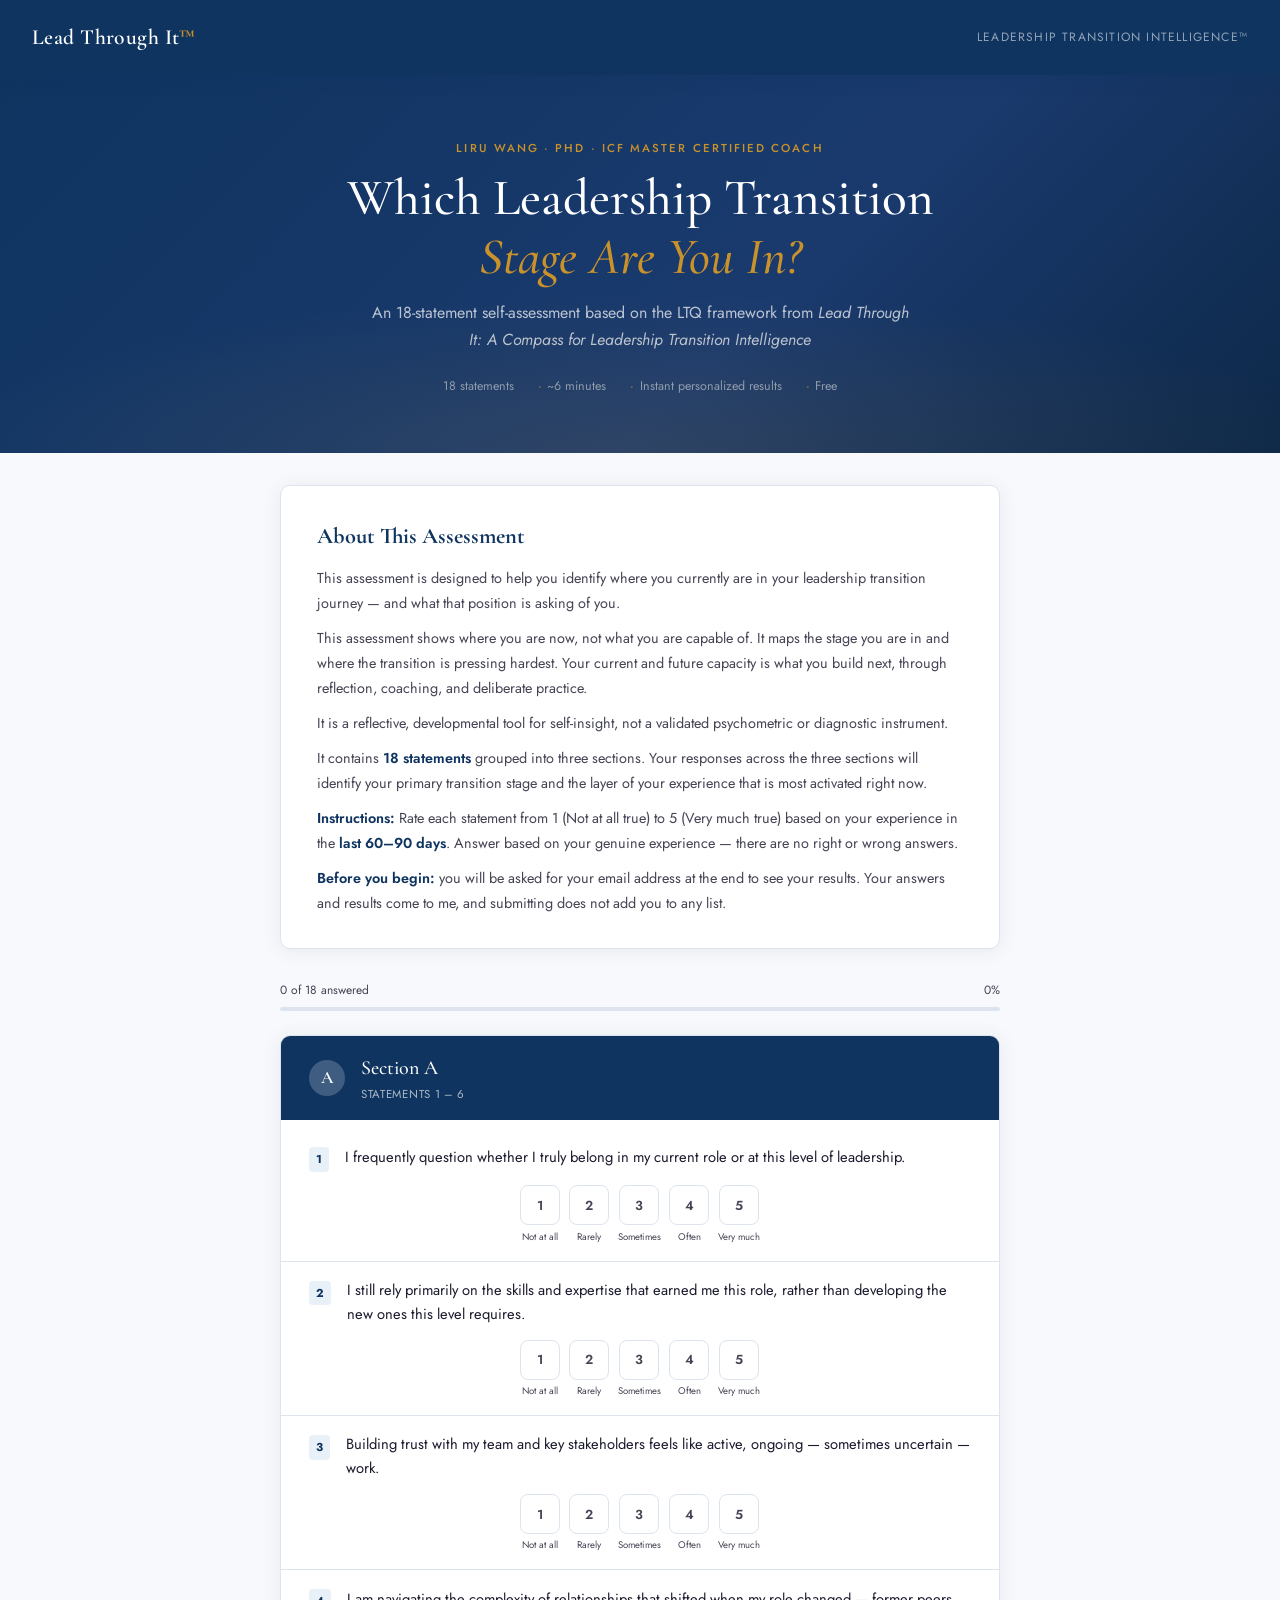
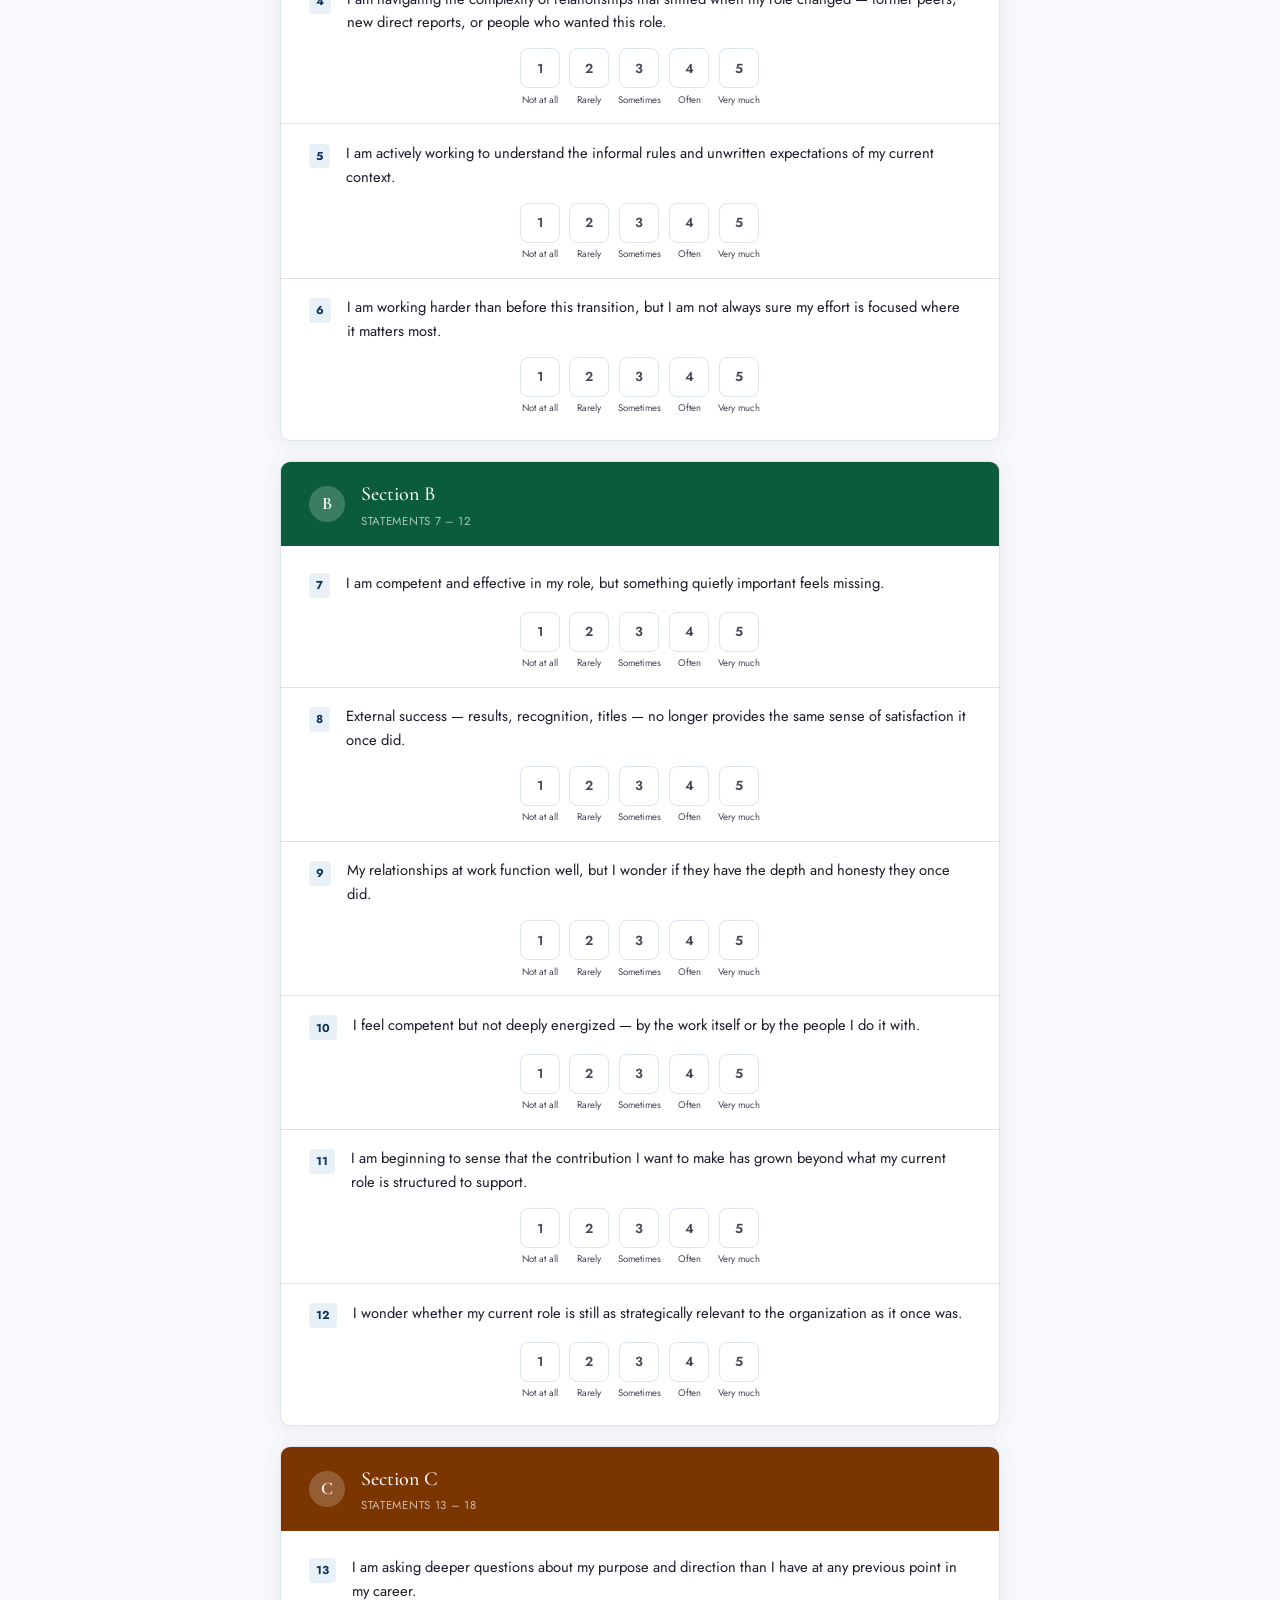
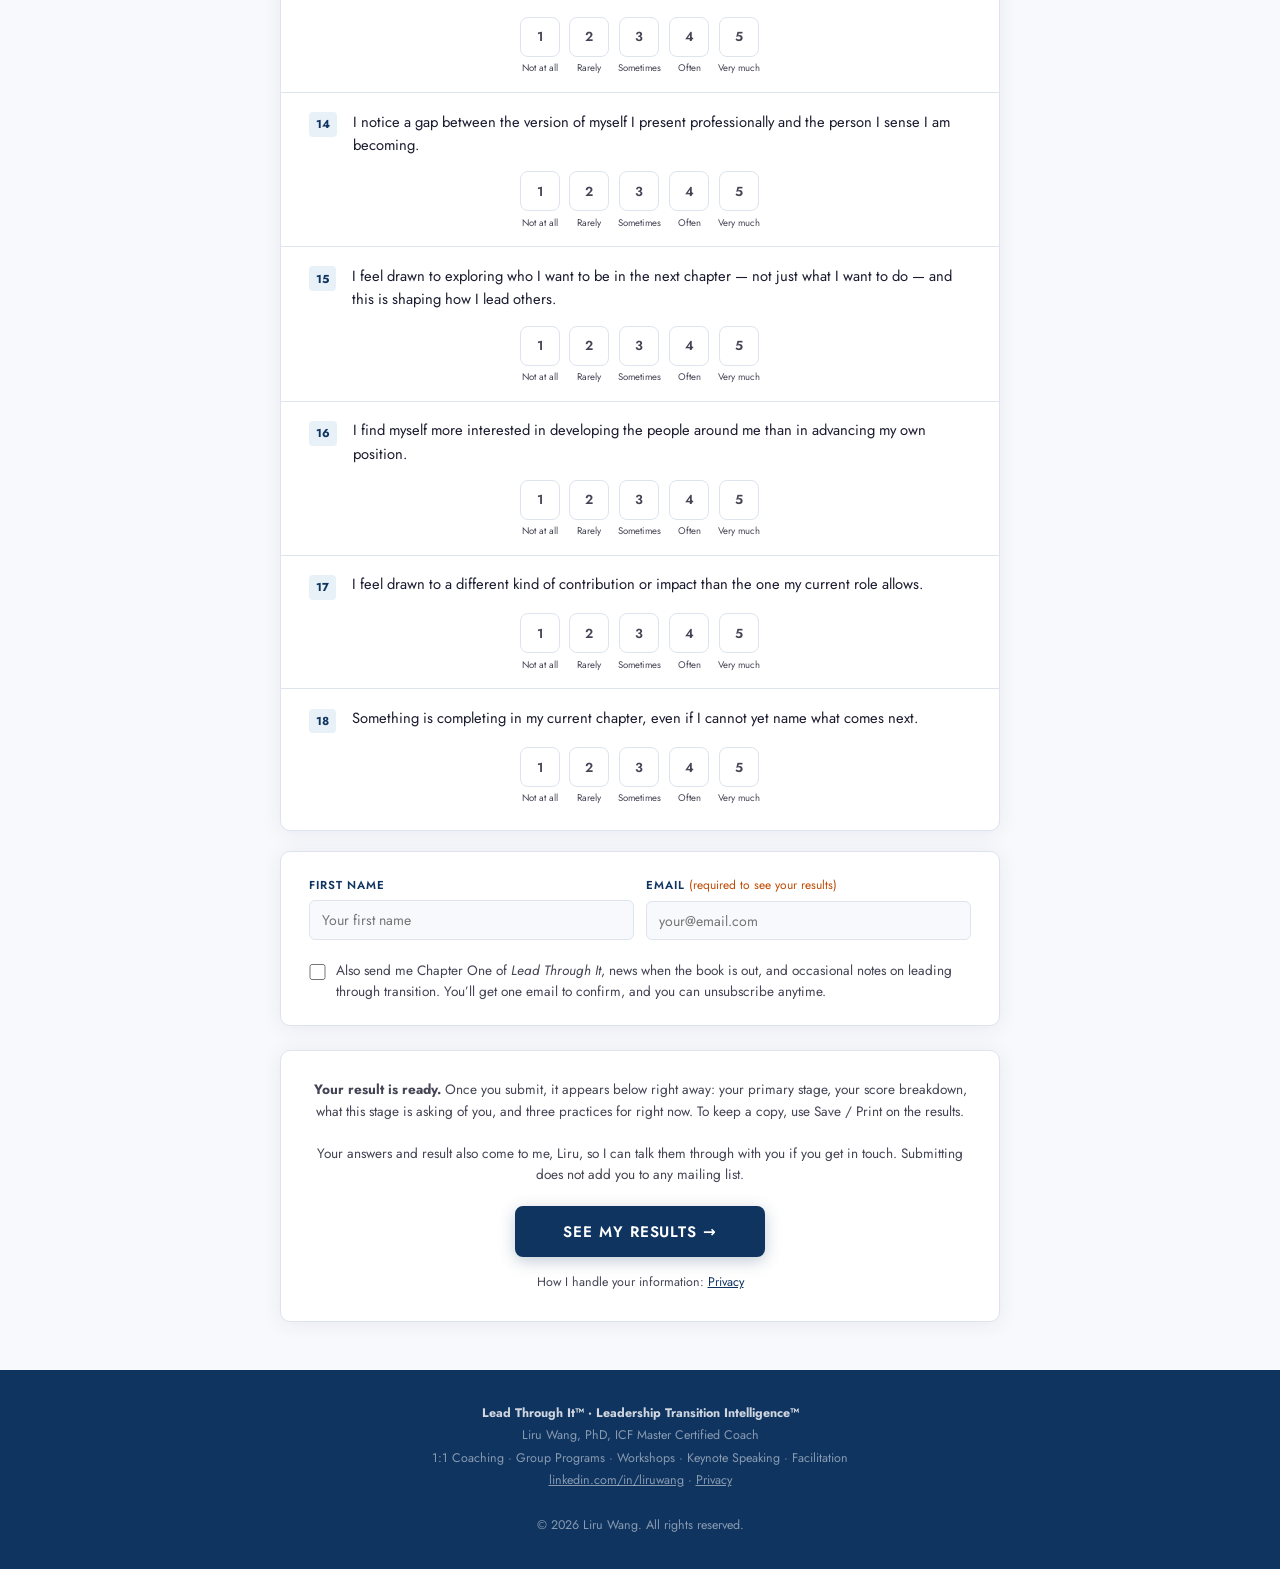
<file: assessment.html>
<!DOCTYPE html>
<html lang="en">
<head>
<meta charset="UTF-8">
<meta name="viewport" content="width=device-width, initial-scale=1.0">
<title>LTQ Self-Assessment · Lead Through It™ · Liru Wang</title>
<link rel="preconnect" href="https://fonts.googleapis.com">
<link href="https://fonts.googleapis.com/css2?family=Cormorant+Garamond:ital,wght@0,500;0,600;1,400;1,500&family=Jost:wght@300;400;500;600&display=swap" rel="stylesheet">
<style>
  :root {
    --navy:#0f3460; --navy-mid:#1a4a80; --navy-light:#e8f0f8; --navy-pale:#f3f7fb;
    --green:#0a5c3a; --amber:#7a3500; --gold:#c9922a; --dark:#1a1a2e; --mid:#444455;
    --light:#f8f9fc; --border:#dde4ee; --white:#ffffff;
    --serif:'Cormorant Garamond',Georgia,serif; --sans:'Jost',system-ui,sans-serif;
    --radius:10px; --shadow:0 2px 20px rgba(15,52,96,.08); --shadow-lg:0 8px 40px rgba(15,52,96,.14);
  }
  *,*::before,*::after{box-sizing:border-box;margin:0;padding:0}
  html{scroll-behavior:smooth}
  body{font-family:var(--sans);background:var(--light);color:var(--dark);min-height:100vh;line-height:1.6}
  .site-header{background:var(--navy);padding:1.25rem 2rem;display:flex;align-items:center;justify-content:space-between;position:sticky;top:0;z-index:100;box-shadow:0 2px 16px rgba(15,52,96,.3)}
  .logo{color:#fff;font-family:var(--serif);font-size:1.35rem;font-weight:600;letter-spacing:.02em}
  .logo span{color:var(--gold)}
  .header-tag{color:rgba(255,255,255,.55);font-size:.75rem;font-weight:400;letter-spacing:.1em;text-transform:uppercase}
  .hero{background:linear-gradient(135deg,var(--navy) 0%,#1a3a6e 60%,#0d2848 100%);color:#fff;text-align:center;padding:4rem 2rem 3.5rem;position:relative;overflow:hidden}
  .hero::before{content:'';position:absolute;inset:0;background:radial-gradient(ellipse 80% 60% at 50% 100%,rgba(201,146,42,.12) 0%,transparent 70%);pointer-events:none}
  .hero-eyebrow{font-size:.72rem;font-weight:500;letter-spacing:.18em;text-transform:uppercase;color:var(--gold);margin-bottom:.75rem}
  .hero h1{font-family:var(--serif);font-size:clamp(2rem,5vw,3.2rem);font-weight:500;line-height:1.15;margin-bottom:.75rem}
  .hero h1 em{color:var(--gold);font-style:italic}
  .hero-sub{font-size:1rem;color:rgba(255,255,255,.7);max-width:540px;margin:0 auto 1.5rem;line-height:1.7}
  .hero-meta{display:flex;align-items:center;justify-content:center;gap:1.5rem;flex-wrap:wrap;font-size:.78rem;color:rgba(255,255,255,.5)}
  .hero-meta span{display:flex;align-items:center;gap:.35rem}
  .hero-meta span::before{content:'·';color:var(--gold)}
  .hero-meta span:first-child::before{display:none}
  .wrap{max-width:760px;margin:0 auto;padding:0 1.25rem}
  .intro-card{background:var(--white);border:1px solid var(--border);border-radius:var(--radius);padding:2rem 2.25rem;margin:2rem auto;box-shadow:var(--shadow)}
  .intro-card h2{font-family:var(--serif);font-size:1.4rem;color:var(--navy);margin-bottom:.75rem}
  .intro-card p{font-size:.9rem;color:var(--mid);line-height:1.75;margin-bottom:.6rem}
  .intro-card p:last-child{margin-bottom:0}
  .intro-card strong{color:var(--navy);font-weight:600}
  .survey-form{margin-bottom:3rem}
  .info-grid{display:grid;grid-template-columns:1fr 1fr;gap:.75rem;background:var(--white);border:1px solid var(--border);border-radius:var(--radius);padding:1.5rem 1.75rem;margin-bottom:1.5rem;box-shadow:var(--shadow)}
  .field label{display:block;font-size:.72rem;font-weight:600;letter-spacing:.09em;text-transform:uppercase;color:var(--navy);margin-bottom:.35rem}
  .field label .req{color:#c04a00;font-size:.75rem;font-weight:400;text-transform:none;letter-spacing:normal}
  .field input,.field select{width:100%;border:1px solid var(--border);border-radius:6px;padding:.55rem .75rem;font-family:var(--sans);font-size:.88rem;color:var(--dark);background:var(--light);transition:border-color .2s,box-shadow .2s;outline:none}
  .field input:focus,.field select:focus{border-color:var(--navy-mid);box-shadow:0 0 0 3px rgba(15,52,96,.1)}
  .stage-section{background:var(--white);border:1px solid var(--border);border-radius:var(--radius);overflow:hidden;margin-bottom:1.25rem;box-shadow:var(--shadow)}
  .stage-header{padding:1rem 1.75rem;display:flex;align-items:center;gap:1rem;background:var(--navy)}
  .stage-header.sec-b{background:var(--green)}
  .stage-header.sec-c{background:var(--amber)}
  .stage-num{width:36px;height:36px;border-radius:50%;background:rgba(255,255,255,.2);display:flex;align-items:center;justify-content:center;font-family:var(--serif);font-size:1.1rem;color:#fff;font-weight:600;flex-shrink:0}
  .stage-header-text h3{font-family:var(--serif);font-size:1.25rem;color:#fff;font-weight:500}
  .stage-header-text p{font-size:.72rem;color:rgba(255,255,255,.65);font-weight:400;letter-spacing:.06em;text-transform:uppercase;margin-top:.1rem}
  .questions-list{padding:.5rem 0}
  .question{padding:1.1rem 1.75rem;border-bottom:1px solid var(--border);transition:background .15s}
  .question:last-child{border-bottom:none}
  .question:hover{background:var(--navy-pale)}
  .q-row{display:flex;gap:1rem;align-items:flex-start}
  .q-num{font-size:.72rem;font-weight:700;color:var(--navy);background:var(--navy-light);border-radius:4px;padding:.2rem .45rem;margin-top:.1rem;flex-shrink:0}
  .q-text{font-size:.92rem;color:var(--dark);line-height:1.6;flex:1}
  .scale-row{display:flex;gap:.4rem;margin-top:.85rem;align-items:flex-end}
  .scale-label{font-size:.65rem;color:var(--mid);white-space:nowrap;padding-bottom:.15rem;line-height:1;min-width:52px}
  .scale-label.right{text-align:right}
  .scale-options{display:flex;gap:.4rem;flex:1;justify-content:center}
  .scale-opt{display:flex;flex-direction:column;align-items:center;gap:.3rem}
  .scale-opt input[type="radio"]{display:none}
  .scale-opt label{width:40px;height:40px;border:1.5px solid var(--border);border-radius:8px;display:flex;align-items:center;justify-content:center;font-size:.82rem;font-weight:600;color:var(--mid);cursor:pointer;transition:all .15s;user-select:none}
  .scale-opt input[type="radio"]:checked+label{background:var(--navy);border-color:var(--navy);color:#fff;box-shadow:0 2px 8px rgba(15,52,96,.3);transform:translateY(-1px)}
  .scale-opt label:hover{border-color:var(--navy-mid);color:var(--navy);background:var(--navy-pale)}
  .scale-cap{font-size:.6rem;line-height:1.15;color:var(--mid);text-align:center;
    max-width:4.6rem;margin-top:.1rem;-webkit-user-select:none;user-select:none}
  .scale-opt input[type="radio"]:checked ~ .scale-cap{color:var(--navy);font-weight:600}
  .scale-options{gap:.55rem}
  .question.unanswered{background:#fff8f0}
  .question.unanswered .q-text{color:#c04a00}
  .submit-area{background:var(--white);border:1px solid var(--border);border-radius:var(--radius);padding:1.75rem 2rem;text-align:center;box-shadow:var(--shadow);margin-bottom:1.5rem}
  .submit-area p{font-size:.85rem;color:var(--mid);margin-bottom:1.25rem}
  .consent{grid-column:1/-1;display:flex;gap:.65rem;align-items:flex-start;margin-top:.5rem;font-size:.85rem;color:var(--mid);line-height:1.5}
  .consent input{margin-top:.2rem;width:1.05rem;height:1.05rem;flex:none;accent-color:var(--navy)}
  .submit-area .privacy-note{font-size:.78rem;margin:1rem 0 0}
  .submit-area .privacy-note a{color:var(--navy)}
  .btn-submit{background:var(--navy);color:#fff;border:none;padding:.9rem 3rem;font-family:var(--sans);font-size:.95rem;font-weight:600;letter-spacing:.06em;text-transform:uppercase;border-radius:8px;cursor:pointer;transition:background .2s,transform .15s,box-shadow .2s;box-shadow:0 4px 16px rgba(15,52,96,.25)}
  .btn-submit:hover{background:var(--navy-mid);transform:translateY(-1px);box-shadow:0 6px 24px rgba(15,52,96,.3)}
  .btn-submit:disabled{opacity:.5;cursor:not-allowed;transform:none}
  .progress-wrap{margin-bottom:1.5rem}
  .progress-info{display:flex;justify-content:space-between;font-size:.75rem;color:var(--mid);margin-bottom:.4rem}
  .progress-track{height:4px;background:var(--border);border-radius:2px;overflow:hidden}
  .progress-fill{height:100%;background:var(--navy);border-radius:2px;transition:width .3s}
  .results{display:none;margin-bottom:3rem}
  .results.visible{display:block}
  .results-hero{background:linear-gradient(135deg,var(--navy) 0%,#1a3a6e 100%);border-radius:var(--radius);padding:2.5rem 2rem;text-align:center;margin-bottom:1.25rem;box-shadow:var(--shadow-lg)}
  .results-hero .eyebrow{font-size:.7rem;letter-spacing:.16em;text-transform:uppercase;color:var(--gold);margin-bottom:.6rem}
  .results-hero h2{font-family:var(--serif);font-size:clamp(2rem,5vw,3rem);color:#fff;margin-bottom:.3rem;line-height:1.15}
  .results-hero .stage-ask{font-size:.9rem;color:rgba(255,255,255,.65);font-style:italic;margin-bottom:1.5rem}
  .score-bars{max-width:440px;margin:0 auto}
  .bar-row{display:block;margin-bottom:1.05rem;text-align:left}
  .bar-head{display:flex;justify-content:space-between;align-items:baseline;gap:1rem;margin-bottom:.32rem}
  .bar-label{font-size:.84rem;font-weight:600;color:rgba(255,255,255,.92)}
  .bar-desc{font-size:.72rem;font-style:italic;color:rgba(255,255,255,.52);margin-top:.34rem;line-height:1.35}
  .bars-note{font-size:.76rem;color:rgba(255,255,255,.55);margin-top:1.1rem;text-align:center}
  .bars-note a{color:rgba(255,255,255,.8);text-decoration:underline;text-underline-offset:2px}
  .bars-note a:hover{color:#fff}
  .bar-track{flex:1;height:8px;background:rgba(255,255,255,.15);border-radius:4px;overflow:hidden}
  .bar-fill{height:100%;border-radius:4px;transition:width .8s cubic-bezier(.4,0,.2,1)}
  .bar-fill.to{background:var(--gold)}
  .bar-fill.cr{background:#52c88a}
  .bar-fill.aw{background:#ff9c5a}
  .bar-pct{font-size:.78rem;color:rgba(255,255,255,.62);white-space:nowrap}
  .result-card{background:var(--white);border:1px solid var(--border);border-radius:var(--radius);overflow:hidden;margin-bottom:1rem;box-shadow:var(--shadow)}
  .result-card-header{padding:1rem 1.5rem;display:flex;align-items:center;gap:.75rem}
  .result-card-header h3{font-family:var(--serif);font-size:1.15rem;color:#fff;font-weight:500}
  .result-card-header .tag{font-size:.68rem;color:rgba(255,255,255,.65);letter-spacing:.08em;text-transform:uppercase;margin-top:.1rem}
  .result-card-header.to{background:var(--navy)}
  .result-card-header.cr{background:var(--green)}
  .result-card-header.aw{background:var(--amber)}
  .result-card-body{padding:1.25rem 1.5rem}
  .result-card-body p{font-size:.88rem;color:var(--mid);line-height:1.75;margin-bottom:.75rem}
  .result-card-body p:last-child{margin-bottom:0}
  .insert-note{background:#fdf8ee;border:1px solid #e6d2a8;border-left:4px solid var(--gold);border-radius:8px;padding:1.1rem 1.35rem;font-size:.88rem;color:#5c4a22;line-height:1.75;margin-bottom:1rem;display:none}
  .insert-note strong{color:#7a5e1e}
  .layer-insight{background:var(--navy-pale);border:1px solid var(--border);border-radius:8px;padding:.95rem 1.2rem;font-size:.86rem;color:var(--mid);line-height:1.7;margin:1rem 0 .25rem}
  .layer-insight strong{color:var(--navy)}
  .practices-label{font-size:.72rem;font-weight:700;letter-spacing:.1em;text-transform:uppercase;color:var(--navy);margin-bottom:.6rem;margin-top:1rem}
  .practice{display:flex;gap:.6rem;margin-bottom:.5rem;align-items:flex-start}
  .practice-num{width:22px;height:22px;border-radius:50%;background:var(--navy-light);color:var(--navy);font-size:.7rem;font-weight:700;display:flex;align-items:center;justify-content:center;flex-shrink:0;margin-top:.1rem}
  .practice p{font-size:.87rem;color:var(--dark);margin:0;line-height:1.65}
  .cta-card{background:var(--navy);border-radius:var(--radius);padding:2rem 2.25rem;text-align:center;margin-bottom:1rem;box-shadow:var(--shadow-lg)}
  .cta-card h3{font-family:var(--serif);font-size:1.5rem;color:#fff;margin-bottom:.5rem}
  .cta-card p{font-size:.88rem;color:rgba(255,255,255,.65);margin-bottom:1.25rem;max-width:480px;margin-left:auto;margin-right:auto;line-height:1.7}
  .cta-buttons{display:flex;gap:.75rem;justify-content:center;flex-wrap:wrap}
  .btn-cta{padding:.75rem 1.75rem;border-radius:8px;font-family:var(--sans);font-size:.85rem;font-weight:600;cursor:pointer;border:none;transition:all .2s;text-decoration:none;display:inline-block;letter-spacing:.04em}
  .btn-cta.gold{background:var(--gold);color:#fff;box-shadow:0 4px 14px rgba(201,146,42,.4)}
  .btn-cta.gold:hover{background:#b07d20;transform:translateY(-1px)}
  .btn-cta.outline{background:transparent;color:#fff;border:1.5px solid rgba(255,255,255,.4)}
  .btn-cta.outline:hover{background:rgba(255,255,255,.1);transform:translateY(-1px)}
  .btn-retake{background:none;border:none;cursor:pointer;font-size:.82rem;color:var(--mid);text-decoration:underline;margin-top:1rem;font-family:var(--sans)}
  .btn-retake:hover{color:var(--navy)}
  .btn-save{background:rgba(255,255,255,.12);color:#fff;border:1.5px solid rgba(255,255,255,.35);padding:.65rem 1.5rem;border-radius:8px;font-family:var(--sans);font-size:.82rem;font-weight:600;letter-spacing:.03em;cursor:pointer;transition:all .2s;margin-top:.5rem}
  .btn-save:hover{background:rgba(255,255,255,.22);border-color:rgba(255,255,255,.55);transform:translateY(-1px)}
  .print-header{font-family:var(--serif);font-size:1.1rem;color:#fff;margin-bottom:.5rem}
  .success-banner{background:#e8f5ee;border:1px solid #a8d8bc;border-radius:8px;padding:1rem 1.25rem;display:flex;align-items:center;gap:.75rem;margin-bottom:1.5rem;font-size:.88rem;color:#1a5c3a}
  .validation-msg{background:#fff3ed;border:1px solid #f4a46a;border-radius:8px;padding:.85rem 1.25rem;font-size:.85rem;color:#8b3a00;margin-bottom:1rem;display:none}
  .validation-msg.visible{display:block}
  footer{background:var(--navy);color:rgba(255,255,255,.5);text-align:center;padding:2rem;font-size:.78rem;line-height:1.8}
  footer strong{color:rgba(255,255,255,.8)}
  .spinner{display:inline-block;width:16px;height:16px;border:2px solid rgba(255,255,255,.3);border-top-color:#fff;border-radius:50%;animation:spin .7s linear infinite;vertical-align:middle;margin-right:.4rem}
  @keyframes spin{to{transform:rotate(360deg)}}
  @media print{
    .site-header,.hero,.intro-card,.progress-wrap,.validation-msg,.success-banner,
    .survey-form,.no-print,footer,.btn-retake{display:none !important}
    body{background:#fff}
    .wrap{max-width:100%;padding:0}
    .results{display:block !important;margin-bottom:0}
    .results-hero{background:#0f3460 !important;-webkit-print-color-adjust:exact;print-color-adjust:exact;box-shadow:none}
    .print-header{display:block !important}
    .result-card,.cta-card{box-shadow:none;break-inside:avoid}
    .result-card-header,.result-card-header.to,.result-card-header.cr,.result-card-header.aw,.cta-card{-webkit-print-color-adjust:exact;print-color-adjust:exact}
    .cta-buttons{display:none}
    .bars-note{display:none}
    .cta-card p{margin-bottom:.5rem}
  }
  @media (max-width:540px){
    .info-grid{grid-template-columns:1fr}
    .scale-row{gap:.3rem}
    .scale-options{gap:.3rem;width:100%}
    .scale-opt{flex:1 1 0;min-width:0}
    .scale-opt label{width:34px;height:34px;font-size:.76rem}
    .scale-cap{font-size:.52rem;max-width:100%}
    .site-header{padding:1rem}
    .hero{padding:2.5rem 1.25rem 2rem}
    .bar-label{font-size:.8rem}
    .bar-desc{font-size:.68rem}
    .cta-buttons{flex-direction:column}
    .btn-cta{width:100%;text-align:center}
  }
</style>
</head>
<body>

<header class="site-header">
  <a class="logo" href="index.html" style="text-decoration:none">Lead Through It<span>™</span></a>
  <div class="header-tag">Leadership Transition Intelligence™</div>
</header>

<section class="hero">
  <div class="hero-eyebrow">Liru Wang · PhD · ICF Master Certified Coach</div>
  <h1>Which Leadership Transition<br><em>Stage Are You In?</em></h1>
  <p class="hero-sub">An 18-statement self-assessment based on the LTQ framework from <em>Lead Through It: A Compass for Leadership Transition Intelligence</em></p>
  <div class="hero-meta">
    <span>18 statements</span><span>~6 minutes</span><span>Instant personalized results</span><span>Free</span>
  </div>
</section>

<main>
<div class="wrap">

  <div class="intro-card">
    <h2>About This Assessment</h2>
    <p>This assessment is designed to help you identify where you currently are in your leadership transition journey — and what that position is asking of you.</p>
    <p>This assessment shows where you are now, not what you are capable of. It maps the stage you are in and where the transition is pressing hardest. Your current and future capacity is what you build next, through reflection, coaching, and deliberate practice.</p>
    <p>It is a reflective, developmental tool for self-insight, not a validated psychometric or diagnostic instrument.</p>
    <p>It contains <strong>18 statements</strong> grouped into three sections. Your responses across the three sections will identify your primary transition stage and the layer of your experience that is most activated right now.</p>
    <p><strong>Instructions:</strong> Rate each statement from 1 (Not at all true) to 5 (Very much true) based on your experience in the <strong>last 60–90 days</strong>. Answer based on your genuine experience — there are no right or wrong answers.</p>
    <p><strong>Before you begin:</strong> you will be asked for your email address at the end to see your results. Your answers and results come to me, and submitting does not add you to any list.</p>
  </div>

  <div class="progress-wrap">
    <div class="progress-info"><span id="progress-text">0 of 18 answered</span><span id="progress-pct">0%</span></div>
    <div class="progress-track"><div class="progress-fill" id="progress-fill" style="width:0%"></div></div>
  </div>

  <div class="validation-msg" id="val-msg">Please complete the required fields before submitting.</div>
  <div class="success-banner" id="success-banner" style="display:none">
    <span>✓</span><span>Your responses have been recorded. Scroll down to see your personalized results.</span>
  </div>

  <form class="survey-form" id="survey-form" novalidate>
    <input type="hidden" name="_subject" value="New LTQ Self-Assessment Submission">

    <div class="stage-section">
      <div class="stage-header sec-a"><div class="stage-num">A</div><div class="stage-header-text"><h3>Section A</h3><p>Statements 1 – 6</p></div></div>
      <div class="questions-list">
        <div class="question" id="q1"><div class="q-row"><span class="q-num">1</span><span class="q-text">I frequently question whether I truly belong in my current role or at this level of leadership.</span></div>
          <div class="scale-row"><div class="scale-options"><div class="scale-opt"><input type="radio" name="q1" id="q1_1" value="1"><label for="q1_1">1</label><span class="scale-cap">Not at all</span></div><div class="scale-opt"><input type="radio" name="q1" id="q1_2" value="2"><label for="q1_2">2</label><span class="scale-cap">Rarely</span></div><div class="scale-opt"><input type="radio" name="q1" id="q1_3" value="3"><label for="q1_3">3</label><span class="scale-cap">Sometimes</span></div><div class="scale-opt"><input type="radio" name="q1" id="q1_4" value="4"><label for="q1_4">4</label><span class="scale-cap">Often</span></div><div class="scale-opt"><input type="radio" name="q1" id="q1_5" value="5"><label for="q1_5">5</label><span class="scale-cap">Very much</span></div></div></div>
        </div>
        <div class="question" id="q2"><div class="q-row"><span class="q-num">2</span><span class="q-text">I still rely primarily on the skills and expertise that earned me this role, rather than developing the new ones this level requires.</span></div>
          <div class="scale-row"><div class="scale-options"><div class="scale-opt"><input type="radio" name="q2" id="q2_1" value="1"><label for="q2_1">1</label><span class="scale-cap">Not at all</span></div><div class="scale-opt"><input type="radio" name="q2" id="q2_2" value="2"><label for="q2_2">2</label><span class="scale-cap">Rarely</span></div><div class="scale-opt"><input type="radio" name="q2" id="q2_3" value="3"><label for="q2_3">3</label><span class="scale-cap">Sometimes</span></div><div class="scale-opt"><input type="radio" name="q2" id="q2_4" value="4"><label for="q2_4">4</label><span class="scale-cap">Often</span></div><div class="scale-opt"><input type="radio" name="q2" id="q2_5" value="5"><label for="q2_5">5</label><span class="scale-cap">Very much</span></div></div></div>
        </div>
        <div class="question" id="q3"><div class="q-row"><span class="q-num">3</span><span class="q-text">Building trust with my team and key stakeholders feels like active, ongoing — sometimes uncertain — work.</span></div>
          <div class="scale-row"><div class="scale-options"><div class="scale-opt"><input type="radio" name="q3" id="q3_1" value="1"><label for="q3_1">1</label><span class="scale-cap">Not at all</span></div><div class="scale-opt"><input type="radio" name="q3" id="q3_2" value="2"><label for="q3_2">2</label><span class="scale-cap">Rarely</span></div><div class="scale-opt"><input type="radio" name="q3" id="q3_3" value="3"><label for="q3_3">3</label><span class="scale-cap">Sometimes</span></div><div class="scale-opt"><input type="radio" name="q3" id="q3_4" value="4"><label for="q3_4">4</label><span class="scale-cap">Often</span></div><div class="scale-opt"><input type="radio" name="q3" id="q3_5" value="5"><label for="q3_5">5</label><span class="scale-cap">Very much</span></div></div></div>
        </div>
        <div class="question" id="q4"><div class="q-row"><span class="q-num">4</span><span class="q-text">I am navigating the complexity of relationships that shifted when my role changed — former peers, new direct reports, or people who wanted this role.</span></div>
          <div class="scale-row"><div class="scale-options"><div class="scale-opt"><input type="radio" name="q4" id="q4_1" value="1"><label for="q4_1">1</label><span class="scale-cap">Not at all</span></div><div class="scale-opt"><input type="radio" name="q4" id="q4_2" value="2"><label for="q4_2">2</label><span class="scale-cap">Rarely</span></div><div class="scale-opt"><input type="radio" name="q4" id="q4_3" value="3"><label for="q4_3">3</label><span class="scale-cap">Sometimes</span></div><div class="scale-opt"><input type="radio" name="q4" id="q4_4" value="4"><label for="q4_4">4</label><span class="scale-cap">Often</span></div><div class="scale-opt"><input type="radio" name="q4" id="q4_5" value="5"><label for="q4_5">5</label><span class="scale-cap">Very much</span></div></div></div>
        </div>
        <div class="question" id="q5"><div class="q-row"><span class="q-num">5</span><span class="q-text">I am actively working to understand the informal rules and unwritten expectations of my current context.</span></div>
          <div class="scale-row"><div class="scale-options"><div class="scale-opt"><input type="radio" name="q5" id="q5_1" value="1"><label for="q5_1">1</label><span class="scale-cap">Not at all</span></div><div class="scale-opt"><input type="radio" name="q5" id="q5_2" value="2"><label for="q5_2">2</label><span class="scale-cap">Rarely</span></div><div class="scale-opt"><input type="radio" name="q5" id="q5_3" value="3"><label for="q5_3">3</label><span class="scale-cap">Sometimes</span></div><div class="scale-opt"><input type="radio" name="q5" id="q5_4" value="4"><label for="q5_4">4</label><span class="scale-cap">Often</span></div><div class="scale-opt"><input type="radio" name="q5" id="q5_5" value="5"><label for="q5_5">5</label><span class="scale-cap">Very much</span></div></div></div>
        </div>
        <div class="question" id="q6"><div class="q-row"><span class="q-num">6</span><span class="q-text">I am working harder than before this transition, but I am not always sure my effort is focused where it matters most.</span></div>
          <div class="scale-row"><div class="scale-options"><div class="scale-opt"><input type="radio" name="q6" id="q6_1" value="1"><label for="q6_1">1</label><span class="scale-cap">Not at all</span></div><div class="scale-opt"><input type="radio" name="q6" id="q6_2" value="2"><label for="q6_2">2</label><span class="scale-cap">Rarely</span></div><div class="scale-opt"><input type="radio" name="q6" id="q6_3" value="3"><label for="q6_3">3</label><span class="scale-cap">Sometimes</span></div><div class="scale-opt"><input type="radio" name="q6" id="q6_4" value="4"><label for="q6_4">4</label><span class="scale-cap">Often</span></div><div class="scale-opt"><input type="radio" name="q6" id="q6_5" value="5"><label for="q6_5">5</label><span class="scale-cap">Very much</span></div></div></div>
        </div>
      </div>
    </div>

    <div class="stage-section">
      <div class="stage-header sec-b"><div class="stage-num">B</div><div class="stage-header-text"><h3>Section B</h3><p>Statements 7 – 12</p></div></div>
      <div class="questions-list">
        <div class="question" id="q7"><div class="q-row"><span class="q-num">7</span><span class="q-text">I am competent and effective in my role, but something quietly important feels missing.</span></div>
          <div class="scale-row"><div class="scale-options"><div class="scale-opt"><input type="radio" name="q7" id="q7_1" value="1"><label for="q7_1">1</label><span class="scale-cap">Not at all</span></div><div class="scale-opt"><input type="radio" name="q7" id="q7_2" value="2"><label for="q7_2">2</label><span class="scale-cap">Rarely</span></div><div class="scale-opt"><input type="radio" name="q7" id="q7_3" value="3"><label for="q7_3">3</label><span class="scale-cap">Sometimes</span></div><div class="scale-opt"><input type="radio" name="q7" id="q7_4" value="4"><label for="q7_4">4</label><span class="scale-cap">Often</span></div><div class="scale-opt"><input type="radio" name="q7" id="q7_5" value="5"><label for="q7_5">5</label><span class="scale-cap">Very much</span></div></div></div>
        </div>
        <div class="question" id="q8"><div class="q-row"><span class="q-num">8</span><span class="q-text">External success — results, recognition, titles — no longer provides the same sense of satisfaction it once did.</span></div>
          <div class="scale-row"><div class="scale-options"><div class="scale-opt"><input type="radio" name="q8" id="q8_1" value="1"><label for="q8_1">1</label><span class="scale-cap">Not at all</span></div><div class="scale-opt"><input type="radio" name="q8" id="q8_2" value="2"><label for="q8_2">2</label><span class="scale-cap">Rarely</span></div><div class="scale-opt"><input type="radio" name="q8" id="q8_3" value="3"><label for="q8_3">3</label><span class="scale-cap">Sometimes</span></div><div class="scale-opt"><input type="radio" name="q8" id="q8_4" value="4"><label for="q8_4">4</label><span class="scale-cap">Often</span></div><div class="scale-opt"><input type="radio" name="q8" id="q8_5" value="5"><label for="q8_5">5</label><span class="scale-cap">Very much</span></div></div></div>
        </div>
        <div class="question" id="q9"><div class="q-row"><span class="q-num">9</span><span class="q-text">My relationships at work function well, but I wonder if they have the depth and honesty they once did.</span></div>
          <div class="scale-row"><div class="scale-options"><div class="scale-opt"><input type="radio" name="q9" id="q9_1" value="1"><label for="q9_1">1</label><span class="scale-cap">Not at all</span></div><div class="scale-opt"><input type="radio" name="q9" id="q9_2" value="2"><label for="q9_2">2</label><span class="scale-cap">Rarely</span></div><div class="scale-opt"><input type="radio" name="q9" id="q9_3" value="3"><label for="q9_3">3</label><span class="scale-cap">Sometimes</span></div><div class="scale-opt"><input type="radio" name="q9" id="q9_4" value="4"><label for="q9_4">4</label><span class="scale-cap">Often</span></div><div class="scale-opt"><input type="radio" name="q9" id="q9_5" value="5"><label for="q9_5">5</label><span class="scale-cap">Very much</span></div></div></div>
        </div>
        <div class="question" id="q10"><div class="q-row"><span class="q-num">10</span><span class="q-text">I feel competent but not deeply energized — by the work itself or by the people I do it with.</span></div>
          <div class="scale-row"><div class="scale-options"><div class="scale-opt"><input type="radio" name="q10" id="q10_1" value="1"><label for="q10_1">1</label><span class="scale-cap">Not at all</span></div><div class="scale-opt"><input type="radio" name="q10" id="q10_2" value="2"><label for="q10_2">2</label><span class="scale-cap">Rarely</span></div><div class="scale-opt"><input type="radio" name="q10" id="q10_3" value="3"><label for="q10_3">3</label><span class="scale-cap">Sometimes</span></div><div class="scale-opt"><input type="radio" name="q10" id="q10_4" value="4"><label for="q10_4">4</label><span class="scale-cap">Often</span></div><div class="scale-opt"><input type="radio" name="q10" id="q10_5" value="5"><label for="q10_5">5</label><span class="scale-cap">Very much</span></div></div></div>
        </div>
        <div class="question" id="q11"><div class="q-row"><span class="q-num">11</span><span class="q-text">I am beginning to sense that the contribution I want to make has grown beyond what my current role is structured to support.</span></div>
          <div class="scale-row"><div class="scale-options"><div class="scale-opt"><input type="radio" name="q11" id="q11_1" value="1"><label for="q11_1">1</label><span class="scale-cap">Not at all</span></div><div class="scale-opt"><input type="radio" name="q11" id="q11_2" value="2"><label for="q11_2">2</label><span class="scale-cap">Rarely</span></div><div class="scale-opt"><input type="radio" name="q11" id="q11_3" value="3"><label for="q11_3">3</label><span class="scale-cap">Sometimes</span></div><div class="scale-opt"><input type="radio" name="q11" id="q11_4" value="4"><label for="q11_4">4</label><span class="scale-cap">Often</span></div><div class="scale-opt"><input type="radio" name="q11" id="q11_5" value="5"><label for="q11_5">5</label><span class="scale-cap">Very much</span></div></div></div>
        </div>
        <div class="question" id="q12"><div class="q-row"><span class="q-num">12</span><span class="q-text">I wonder whether my current role is still as strategically relevant to the organization as it once was.</span></div>
          <div class="scale-row"><div class="scale-options"><div class="scale-opt"><input type="radio" name="q12" id="q12_1" value="1"><label for="q12_1">1</label><span class="scale-cap">Not at all</span></div><div class="scale-opt"><input type="radio" name="q12" id="q12_2" value="2"><label for="q12_2">2</label><span class="scale-cap">Rarely</span></div><div class="scale-opt"><input type="radio" name="q12" id="q12_3" value="3"><label for="q12_3">3</label><span class="scale-cap">Sometimes</span></div><div class="scale-opt"><input type="radio" name="q12" id="q12_4" value="4"><label for="q12_4">4</label><span class="scale-cap">Often</span></div><div class="scale-opt"><input type="radio" name="q12" id="q12_5" value="5"><label for="q12_5">5</label><span class="scale-cap">Very much</span></div></div></div>
        </div>
      </div>
    </div>

    <div class="stage-section">
      <div class="stage-header sec-c"><div class="stage-num">C</div><div class="stage-header-text"><h3>Section C</h3><p>Statements 13 – 18</p></div></div>
      <div class="questions-list">
        <div class="question" id="q13"><div class="q-row"><span class="q-num">13</span><span class="q-text">I am asking deeper questions about my purpose and direction than I have at any previous point in my career.</span></div>
          <div class="scale-row"><div class="scale-options"><div class="scale-opt"><input type="radio" name="q13" id="q13_1" value="1"><label for="q13_1">1</label><span class="scale-cap">Not at all</span></div><div class="scale-opt"><input type="radio" name="q13" id="q13_2" value="2"><label for="q13_2">2</label><span class="scale-cap">Rarely</span></div><div class="scale-opt"><input type="radio" name="q13" id="q13_3" value="3"><label for="q13_3">3</label><span class="scale-cap">Sometimes</span></div><div class="scale-opt"><input type="radio" name="q13" id="q13_4" value="4"><label for="q13_4">4</label><span class="scale-cap">Often</span></div><div class="scale-opt"><input type="radio" name="q13" id="q13_5" value="5"><label for="q13_5">5</label><span class="scale-cap">Very much</span></div></div></div>
        </div>
        <div class="question" id="q14"><div class="q-row"><span class="q-num">14</span><span class="q-text">I notice a gap between the version of myself I present professionally and the person I sense I am becoming.</span></div>
          <div class="scale-row"><div class="scale-options"><div class="scale-opt"><input type="radio" name="q14" id="q14_1" value="1"><label for="q14_1">1</label><span class="scale-cap">Not at all</span></div><div class="scale-opt"><input type="radio" name="q14" id="q14_2" value="2"><label for="q14_2">2</label><span class="scale-cap">Rarely</span></div><div class="scale-opt"><input type="radio" name="q14" id="q14_3" value="3"><label for="q14_3">3</label><span class="scale-cap">Sometimes</span></div><div class="scale-opt"><input type="radio" name="q14" id="q14_4" value="4"><label for="q14_4">4</label><span class="scale-cap">Often</span></div><div class="scale-opt"><input type="radio" name="q14" id="q14_5" value="5"><label for="q14_5">5</label><span class="scale-cap">Very much</span></div></div></div>
        </div>
        <div class="question" id="q15"><div class="q-row"><span class="q-num">15</span><span class="q-text">I feel drawn to exploring who I want to be in the next chapter — not just what I want to do — and this is shaping how I lead others.</span></div>
          <div class="scale-row"><div class="scale-options"><div class="scale-opt"><input type="radio" name="q15" id="q15_1" value="1"><label for="q15_1">1</label><span class="scale-cap">Not at all</span></div><div class="scale-opt"><input type="radio" name="q15" id="q15_2" value="2"><label for="q15_2">2</label><span class="scale-cap">Rarely</span></div><div class="scale-opt"><input type="radio" name="q15" id="q15_3" value="3"><label for="q15_3">3</label><span class="scale-cap">Sometimes</span></div><div class="scale-opt"><input type="radio" name="q15" id="q15_4" value="4"><label for="q15_4">4</label><span class="scale-cap">Often</span></div><div class="scale-opt"><input type="radio" name="q15" id="q15_5" value="5"><label for="q15_5">5</label><span class="scale-cap">Very much</span></div></div></div>
        </div>
        <div class="question" id="q16"><div class="q-row"><span class="q-num">16</span><span class="q-text">I find myself more interested in developing the people around me than in advancing my own position.</span></div>
          <div class="scale-row"><div class="scale-options"><div class="scale-opt"><input type="radio" name="q16" id="q16_1" value="1"><label for="q16_1">1</label><span class="scale-cap">Not at all</span></div><div class="scale-opt"><input type="radio" name="q16" id="q16_2" value="2"><label for="q16_2">2</label><span class="scale-cap">Rarely</span></div><div class="scale-opt"><input type="radio" name="q16" id="q16_3" value="3"><label for="q16_3">3</label><span class="scale-cap">Sometimes</span></div><div class="scale-opt"><input type="radio" name="q16" id="q16_4" value="4"><label for="q16_4">4</label><span class="scale-cap">Often</span></div><div class="scale-opt"><input type="radio" name="q16" id="q16_5" value="5"><label for="q16_5">5</label><span class="scale-cap">Very much</span></div></div></div>
        </div>
        <div class="question" id="q17"><div class="q-row"><span class="q-num">17</span><span class="q-text">I feel drawn to a different kind of contribution or impact than the one my current role allows.</span></div>
          <div class="scale-row"><div class="scale-options"><div class="scale-opt"><input type="radio" name="q17" id="q17_1" value="1"><label for="q17_1">1</label><span class="scale-cap">Not at all</span></div><div class="scale-opt"><input type="radio" name="q17" id="q17_2" value="2"><label for="q17_2">2</label><span class="scale-cap">Rarely</span></div><div class="scale-opt"><input type="radio" name="q17" id="q17_3" value="3"><label for="q17_3">3</label><span class="scale-cap">Sometimes</span></div><div class="scale-opt"><input type="radio" name="q17" id="q17_4" value="4"><label for="q17_4">4</label><span class="scale-cap">Often</span></div><div class="scale-opt"><input type="radio" name="q17" id="q17_5" value="5"><label for="q17_5">5</label><span class="scale-cap">Very much</span></div></div></div>
        </div>
        <div class="question" id="q18"><div class="q-row"><span class="q-num">18</span><span class="q-text">Something is completing in my current chapter, even if I cannot yet name what comes next.</span></div>
          <div class="scale-row"><div class="scale-options"><div class="scale-opt"><input type="radio" name="q18" id="q18_1" value="1"><label for="q18_1">1</label><span class="scale-cap">Not at all</span></div><div class="scale-opt"><input type="radio" name="q18" id="q18_2" value="2"><label for="q18_2">2</label><span class="scale-cap">Rarely</span></div><div class="scale-opt"><input type="radio" name="q18" id="q18_3" value="3"><label for="q18_3">3</label><span class="scale-cap">Sometimes</span></div><div class="scale-opt"><input type="radio" name="q18" id="q18_4" value="4"><label for="q18_4">4</label><span class="scale-cap">Often</span></div><div class="scale-opt"><input type="radio" name="q18" id="q18_5" value="5"><label for="q18_5">5</label><span class="scale-cap">Very much</span></div></div></div>
        </div>
      </div>
    </div>

    <div class="info-grid">
      <div class="field"><label for="f-name">First name</label><input type="text" id="f-name" name="name" placeholder="Your first name"></div>
      <div class="field"><label for="f-email">Email <span class="req">(required to see your results)</span></label><input type="email" id="f-email" name="email" placeholder="your@email.com" required></div>
      <label class="consent" for="f-optin"><input type="checkbox" id="f-optin" name="list_opt_in" value="yes">
        <span>Also send me Chapter One of <em>Lead Through It</em>, news when the book is out, and occasional
        notes on leading through transition. You&rsquo;ll get one email to confirm, and you can unsubscribe anytime.</span></label>
    </div>

    <div class="submit-area">
      <p><strong>Your result is ready.</strong> Once you submit, it appears below right away: your primary stage, your score breakdown, what this stage is asking of you, and three practices for right now. To keep a copy, use Save / Print on the results.</p>
      <p>Your answers and result also come to me, Liru, so I can talk them through with you if you get in touch. Submitting does not add you to any mailing list.</p>
      <button type="submit" class="btn-submit" id="btn-submit">See My Results →</button>
      <p class="privacy-note">How I handle your information: <a href="privacy.html">Privacy</a></p>
    </div>

  </form>

  <div class="results" id="results">

    <div class="results-hero" id="results-hero">
      <div class="print-header" style="display:none"></div>
      <div class="eyebrow">Your LTQ Self-Assessment Results</div>
      <h2 id="r-stage-name">—</h2>
      <p class="stage-ask" id="r-stage-ask">—</p>
      <div class="score-bars">
        <div class="bar-row"><div class="bar-head"><span class="bar-label">Taking-Off</span><span class="bar-pct" id="pct-to">0/30</span></div><div class="bar-track"><div class="bar-fill to" id="bar-to" style="width:0%"></div></div><div class="bar-desc">destabilization and positioning</div></div>
        <div class="bar-row"><div class="bar-head"><span class="bar-label">Cruising</span><span class="bar-pct" id="pct-cr">0/30</span></div><div class="bar-track"><div class="bar-fill cr" id="bar-cr" style="width:0%"></div></div><div class="bar-desc">competence and the quiet signal</div></div>
        <div class="bar-row"><div class="bar-head"><span class="bar-label">Awakening</span><span class="bar-pct" id="pct-aw">0/30</span></div><div class="bar-track"><div class="bar-fill aw" id="bar-aw" style="width:0%"></div></div><div class="bar-desc">meaning and reinvention</div></div>
        <p class="bars-note">All three stages are described on
          <a href="framework.html">the framework page</a>.</p>
      </div>
      <button class="btn-save no-print" onclick="window.print()">⬇ Save / Print My Results</button>
    </div>

    <div class="insert-note" id="insert-note"></div>

    <div class="result-card" id="result-detail">
      <div class="result-card-header" id="r-card-header">
        <div><h3 id="r-card-title">—</h3><div class="tag" id="r-card-tag">—</div></div>
      </div>
      <div class="result-card-body">
        <p id="r-desc">—</p>
        <p id="r-insight" style="font-style:italic;border-left:3px solid #dde4ee;padding-left:.75rem;color:#333;"></p>
        <div class="layer-insight" id="r-layer"></div>
        <div id="practices-block">
          <div class="practices-label">Three Practices For Right Now</div>
          <div class="practice"><div class="practice-num">1</div><p id="r-p1">—</p></div>
          <div class="practice"><div class="practice-num">2</div><p id="r-p2">—</p></div>
          <div class="practice"><div class="practice-num">3</div><p id="r-p3">—</p></div>
        </div>
        <p id="r-closing" style="display:none;font-weight:500;color:var(--navy)"></p>
      </div>
    </div>

    <div class="cta-card">
      <h3>Ready to Go Deeper?</h3>
      <p>This assessment is drawn from the LTQ framework in <em>Lead Through It: A Compass for Leadership Transition Intelligence</em> by Liru Wang, PhD, ICF Master Certified Coach. Your stage is the beginning of the map — not the end of it.</p>
      <div class="cta-buttons">
        <a href="/early-reader.html" class="btn-cta gold">Read Chapter One Free →</a>
        <a href="https://calendly.com/liru-wang1/discovery-conversation" class="btn-cta outline" target="_blank" rel="noopener">Book a Discovery Conversation →</a>
      </div>
    </div>

    <div style="text-align:center"><button class="btn-retake" onclick="retake()">Retake the assessment</button></div>

  </div>

</div>
</main>

<footer>
  <strong>Lead Through It™ · Leadership Transition Intelligence™</strong><br>
  Liru Wang, PhD, ICF Master Certified Coach<br>
  1:1 Coaching · Group Programs · Workshops · Keynote Speaking · Facilitation<br>
  <a href="https://www.linkedin.com/in/liruwang/" style="color:rgba(255,255,255,.5)" target="_blank" rel="noopener">linkedin.com/in/liruwang</a> · <a href="privacy.html" style="color:rgba(255,255,255,.5)">Privacy</a><br><br>
  © 2026 Liru Wang. All rights reserved.
</footer>

<script>
const SUBMIT_URL = "https://formspree.io/f/mlgvvwpq";

const FLOOR = 18, BAND = 4;
const PRECEDENCE = ['aw','cr','to'];

const stages = {
  to: {
    name: "Taking-Off",
    ask: "This stage asks for courage.",
    headerClass: "to",
    desc: "You are in the first stage of Leadership Transition Intelligence — the stage of destabilization and positioning. You are navigating new terrain with incomplete information, a self-concept still catching up to the new altitude, and the constant pressure to prove yourself while learning to lead at this level. The Me, We, and The World layers are all simultaneously in motion.",
    insight: "Move from asking “How do I prove myself here?” to “Who is this role asking me to become?” Proving requires an audience. Discovering builds a foundation.",
    p1: "Set one learning goal alongside your performance goals this quarter: What do you need to understand about how decisions are actually made in your context?",
    p2: "Find an inside guide — someone lateral or slightly senior who will answer the questions you are afraid to ask in meetings.",
    p3: "Name your old success script (the Fixer? the Expert? the High Performer?) and begin deliberately inhabiting the identity this new level actually requires."
  },
  cr: {
    name: "Cruising",
    ask: "This stage asks for reflection.",
    headerClass: "cr",
    desc: "You are in the second stage — the stage of competence and the quiet signal. You know the system, the people, and how to succeed. And quietly, something feels like it is no longer quite enough. This is not ingratitude. It is your developing self trying to initiate an important conversation about meaning, depth, and direction.",
    insight: "The question Cruising is actually asking is not “What should I do next?” It is “Is this still aligned with who I am becoming?” Only the second question leads somewhere genuinely meaningful.",
    p1: "Start a monthly energy audit: What energized me this month? What drained me? What patterns do I notice across both answers?",
    p2: "Have the honest conversation you have been avoiding — with a team member, a peer, or yourself about the direction you are heading.",
    p3: "Examine your network: does it reflect who you were when you built it, or who you are becoming?"
  },
  aw: {
    name: "Awakening",
    ask: "This stage asks for truth.",
    headerClass: "aw",
    desc: "You are in the third stage — the stage of meaning and reinvention. The transition has turned inward. The question has shifted from what to do next to who you are becoming. This is not a midlife crisis or a sign that something is wrong. It is the mark of a leader whose depth of development has finally caught up to the surface of their performance.",
    insight: "Awakening does not ask for a dramatic decision. It asks for the willingness to hold the question “Who am I becoming — and is that who I choose to be?” long enough to let an honest answer surface.",
    p1: "Practice the Leadership Pause: stop, get curious, make sense of what is emerging, and take one small step in the direction of what feels most true.",
    p2: "Design a small experiment — a conversation, a project, a different way of leading in one relationship — to test the direction you are sensing.",
    p3: "Ask the defining Awakening question and hold it with patience: Who am I becoming — and is that who I choose to be?"
  }
};

const between = {
  name: "Between Transitions",
  ask: "No single stage is strongly active for you right now.",
  headerClass: "to",
  desc: "That may mean you are in a period of genuine stability between transitions — which is worth recognizing rather than rushing past. It may also mean a new Taking-Off has begun but has not yet fully registered.",
  insight: "Stability is not the same as stagnation. The leaders who use these periods well treat them as preparation rather than pause: consolidating what the last transition taught them, and staying alert to the first signals of the next.",
  closing: "Revisit this assessment in four to six weeks. If a stage is emerging, it will show."
};

const LAYERS = {
  me:    { label: "Me",        text: "the work right now is about identity: who you are, what you value, and what you may need to release." },
  we:    { label: "We",        text: "the work right now is relational: trust, depth, and the people whose sense of you has shifted." },
  world: { label: "The World", text: "the work right now is contextual: visibility, systems, and how you are read by the environment you lead in." }
};

const INSERTS = {
  A: (p, sec) => "<strong>You are between two stages.</strong> Your " + stages[sec].name +
       " score is within four points of your " + stages[p].name + " score, which means you are moving between them. " +
       "That is not an unclear result — it is a specific one. The space between chapters has its own intelligence, and it is often where the most important work happens. " +
       "Read the " + stages[p].name + " guidance first, then the " + stages[sec].name + " chapter in the book.",
  B: () => "<strong>Your two strongest stages are Taking-Off and Awakening.</strong> This is the signature of the upward spiral: a new chapter beginning at a higher altitude while deeper questions about direction are still live. " +
       "You are building and questioning at the same time. Demanding — and often the most generative position in a leadership life.",
  C: () => "<strong>All three stages are strongly active for you.</strong> This usually means a great deal is in motion at once — new terrain in one part of your role, quiet restlessness in another, and deeper questions running underneath both. " +
       "Start with your highest score, but do not expect a single stage to explain everything you are experiencing right now."
};

function updateProgress() {
  let count = 0;
  for (let i = 1; i <= 18; i++) {
    if (document.querySelector(`input[name="q${i}"]:checked`)) count++;
  }
  const pct = Math.round(count / 18 * 100);
  document.getElementById('progress-fill').style.width = pct + '%';
  document.getElementById('progress-text').textContent = `${count} of 18 answered`;
  document.getElementById('progress-pct').textContent = pct + '%';
}

document.querySelectorAll('input[type="radio"]').forEach(r => {
  r.addEventListener('change', () => {
    updateProgress();
    document.getElementById(r.name)?.classList.remove('unanswered');
  });
});

function getScores() {
  const v = i => { const el = document.querySelector(`input[name="q${i}"]:checked`); return el ? parseInt(el.value) : 0; };
  const layers = {
    to: { me: v(1)+v(2),   we: v(3)+v(4),   world: v(5)+v(6)   },
    cr: { me: v(7)+v(8),   we: v(9)+v(10),  world: v(11)+v(12) },
    aw: { me: v(13)+v(14), we: v(15)+v(16), world: v(17)+v(18) }
  };
  const sum = o => o.me + o.we + o.world;
  return { to: sum(layers.to), cr: sum(layers.cr), aw: sum(layers.aw), layers };
}

// Rule 1 (floor) is evaluated before Rule 2 (highest score). Order matters.
function classify(s) {
  if (s.to < FLOOR && s.cr < FLOOR && s.aw < FLOOR) return { kind: 'between' };
  const max = Math.max(s.to, s.cr, s.aw);
  const primary = PRECEDENCE.find(k => s[k] === max);            // ties: Awakening > Cruising > Taking-Off
  const secondary = PRECEDENCE.filter(k => k !== primary && (max - s[k]) <= BAND);
  let insert = null;
  if (secondary.length === 2) insert = 'C';
  else if (secondary.length === 1) {
    const pair = [primary, secondary[0]].sort().join('|');
    insert = (pair === 'aw|to') ? 'B' : 'A';
  }
  return { kind: 'stage', primary, secondary, insert };
}

function layerInsight(sub) {
  const max = Math.max(sub.me, sub.we, sub.world);
  const top = ['me','we','world'].filter(k => sub[k] === max);
  if (top.length === 3) {
    return "<strong>Your three layers are evenly weighted right now.</strong> That is uncommon \u2014 most profiles are uneven, " +
           "and the gap between layers is usually where the information is. An even profile can mean the work is genuinely spread " +
           "across all three, or that no single layer has yet declared itself. Revisit it as the transition develops.";
  }
  if (top.length === 1) {
    return "<strong>Your most activated layer is " + LAYERS[top[0]].label + "</strong> \u2014 " + LAYERS[top[0]].text;
  }
  const names = top.map(k => LAYERS[k].label).join(' and ');
  const body  = top.map(k => "<strong>" + LAYERS[k].label + "</strong> \u2014 " + LAYERS[k].text).join('<br>');
  return "<strong>Two layers are equally activated: " + names + ".</strong><br>" + body;
}

function mostActivatedLayer(sub) {
  const max = Math.max(sub.me, sub.we, sub.world);
  return ['me','we','world'].filter(k => sub[k] === max).map(k => LAYERS[k].label).join(' + ');
}

function setText(id, v) { const el = document.getElementById(id); if (el) el.textContent = v; }
function setHTML(id, v) { const el = document.getElementById(id); if (el) el.innerHTML = v; }

function showResults(scores, verdict) {
  const isBetween = verdict.kind === 'between';
  const s = isBetween ? between : stages[verdict.primary];
  const max = 30;

  setText('r-stage-name', s.name);
  setText('r-stage-ask', s.ask);

  const nameVal = document.getElementById('f-name').value.trim();
  const dateStr = new Date().toLocaleDateString('en-CA', { year:'numeric', month:'long', day:'numeric' });
  document.querySelector('.print-header').textContent =
    'Lead Through It\u2122 \u2014 LTQ Self-Assessment' + (nameVal ? '  \u00b7  ' + nameVal : '') + '  \u00b7  ' + dateStr;

  setTimeout(() => {
    document.getElementById('bar-to').style.width = (scores.to / max * 100) + '%';
    document.getElementById('bar-cr').style.width = (scores.cr / max * 100) + '%';
    document.getElementById('bar-aw').style.width = (scores.aw / max * 100) + '%';
    setText('pct-to', scores.to + '/30');
    setText('pct-cr', scores.cr + '/30');
    setText('pct-aw', scores.aw + '/30');
  }, 100);

  // conditional insert, above the primary guidance
  const ins = document.getElementById('insert-note');
  if (!isBetween && verdict.insert) {
    const fn = INSERTS[verdict.insert];
    ins.innerHTML = (verdict.insert === 'A') ? fn(verdict.primary, verdict.secondary[0]) : fn();
    ins.style.display = 'block';
  } else { ins.style.display = 'none'; }

  const hdr = document.getElementById('r-card-header');
  hdr.className = 'result-card-header ' + s.headerClass;
  setText('r-card-title', s.name);
  setText('r-card-tag', isBetween ? 'What this means' : s.ask);

  setText('r-desc', s.desc);
  setText('r-insight', s.insight);

  // layer insight belongs to a primary stage; Between Transitions has none
  const lay = document.getElementById('r-layer');
  if (!isBetween) {
    lay.innerHTML = layerInsight(scores.layers[verdict.primary]);
    lay.style.display = 'block';
  } else { lay.style.display = 'none'; }

  const pracs = document.getElementById('practices-block');
  const close = document.getElementById('r-closing');
  if (isBetween) {
    pracs.style.display = 'none';
    close.textContent = s.closing; close.style.display = 'block';
  } else {
    pracs.style.display = 'block';
    close.style.display = 'none';
    setText('r-p1', s.p1); setText('r-p2', s.p2); setText('r-p3', s.p3);
  }

  const resultsEl = document.getElementById('results');
  resultsEl.classList.add('visible');
  setTimeout(() => resultsEl.scrollIntoView({ behavior: 'smooth', block: 'start' }), 200);
}

document.getElementById('survey-form').addEventListener('submit', async function(e) {
  e.preventDefault();

  const emailVal = document.getElementById('f-email').value.trim();
  if (!emailVal) {
    document.getElementById('f-email').focus();
    document.getElementById('f-email').style.borderColor = '#c04a00';
    document.getElementById('f-email').style.boxShadow = '0 0 0 3px rgba(192,74,0,.15)';
    document.getElementById('val-msg').textContent = 'Please enter your email address — it is required to receive your personalized results.';
    document.getElementById('val-msg').classList.add('visible');
    document.getElementById('f-email').scrollIntoView({ behavior: 'smooth', block: 'center' });
    return;
  }
  document.getElementById('f-email').style.borderColor = '';
  document.getElementById('f-email').style.boxShadow = '';

  let missing = [];
  for (let i = 1; i <= 18; i++) {
    if (!document.querySelector(`input[name="q${i}"]:checked`)) {
      missing.push(i);
      document.getElementById(`q${i}`)?.classList.add('unanswered');
    }
  }
  if (missing.length > 0) {
    const msg = document.getElementById('val-msg');
    msg.textContent = 'Please answer all 18 statements before submitting. Unanswered items are highlighted below.';
    msg.classList.add('visible');
    document.getElementById(`q${missing[0]}`)?.scrollIntoView({ behavior: 'smooth', block: 'center' });
    return;
  }
  document.getElementById('val-msg').classList.remove('visible');

  const scores = getScores();
  const verdict = classify(scores);
  const resultLabel = verdict.kind === 'between' ? between.name : stages[verdict.primary].name;
  const formData = new FormData(this);

  const btn = document.getElementById('btn-submit');
  btn.disabled = true;
  btn.innerHTML = '<span class="spinner"></span>Calculating…';

  try {
    const payload = {
      name:             formData.get('name')         || 'Not provided',
      email:            emailVal,
      taking_off_score: scores.to + ' / 30',
      cruising_score:   scores.cr + ' / 30',
      awakening_score:  scores.aw + ' / 30',
      primary_stage:    resultLabel,
      secondary_stage:  verdict.kind === 'stage' && verdict.secondary.length
                          ? verdict.secondary.map(k => stages[k].name).join(', ') : 'None',
      conditional_insert: verdict.kind === 'stage' && verdict.insert ? 'Insert ' + verdict.insert : 'None',
      activated_layer:  verdict.kind === 'stage' ? mostActivatedLayer(scores.layers[verdict.primary]) : 'n/a',
      submitted_at:     new Date().toLocaleString('en-CA', { timeZone: 'America/Edmonton' }),
      _subject:  'LTQ Assessment · ' + resultLabel + ' · ' + (formData.get('name') || 'Anonymous'),
      _template: 'table',
      list_opt_in: document.getElementById('f-optin').checked ? 'Yes (Kit confirmation sent)' : 'No',
      _replyto:  emailVal
    };
    if (document.getElementById('f-optin').checked) subscribeToKit(formData.get('name') || '', emailVal);
    const fd = new FormData();
    Object.entries(payload).forEach(([k, v]) => fd.append(k, v));
    const res = await fetch(SUBMIT_URL, { method: 'POST', body: fd, headers: { 'Accept': 'application/json' } });
    if (res.ok) document.getElementById('success-banner').style.display = 'flex';
  } catch(err) { /* fail silently — results still show */ }

  btn.innerHTML = 'Submitted ✓';
  showResults(scores, verdict);
});

// Opt-in only: posts to the same Kit form as the early-reader page. Kit's double opt-in
// sends the confirmation email, so nobody is added without clicking to confirm.
function subscribeToKit(firstName, email) {
  try {
    let sink = document.getElementById('kit-sink');
    if (!sink) {
      sink = document.createElement('iframe');
      sink.name = sink.id = 'kit-sink'; sink.title = 'Signup';
      sink.style.display = 'none'; sink.setAttribute('aria-hidden', 'true');
      document.body.appendChild(sink);
    }
    const f = document.createElement('form');
    f.method = 'POST'; f.target = 'kit-sink'; f.style.display = 'none';
    f.action = 'https://app.kit.com/forms/10158933/subscriptions';
    [['first_name', firstName], ['email_address', email]].forEach(([n, v]) => {
      const i = document.createElement('input'); i.type = 'hidden'; i.name = n; i.value = v; f.appendChild(i);
    });
    document.body.appendChild(f); f.submit(); f.remove();
  } catch (err) { /* never block the results */ }
}

function retake() {
  document.querySelectorAll('input[type="radio"]').forEach(r => r.checked = false);
  document.querySelectorAll('.question').forEach(q => q.classList.remove('unanswered'));
  document.getElementById('results').classList.remove('visible');
  document.getElementById('success-banner').style.display = 'none';
  document.getElementById('f-optin').checked = false;
  document.getElementById('val-msg').classList.remove('visible');
  const btn = document.getElementById('btn-submit');
  btn.disabled = false;
  btn.textContent = 'See My Results →';
  updateProgress();
  window.scrollTo({ top: 0, behavior: 'smooth' });
}
</script>
</body>
</html>
</file>
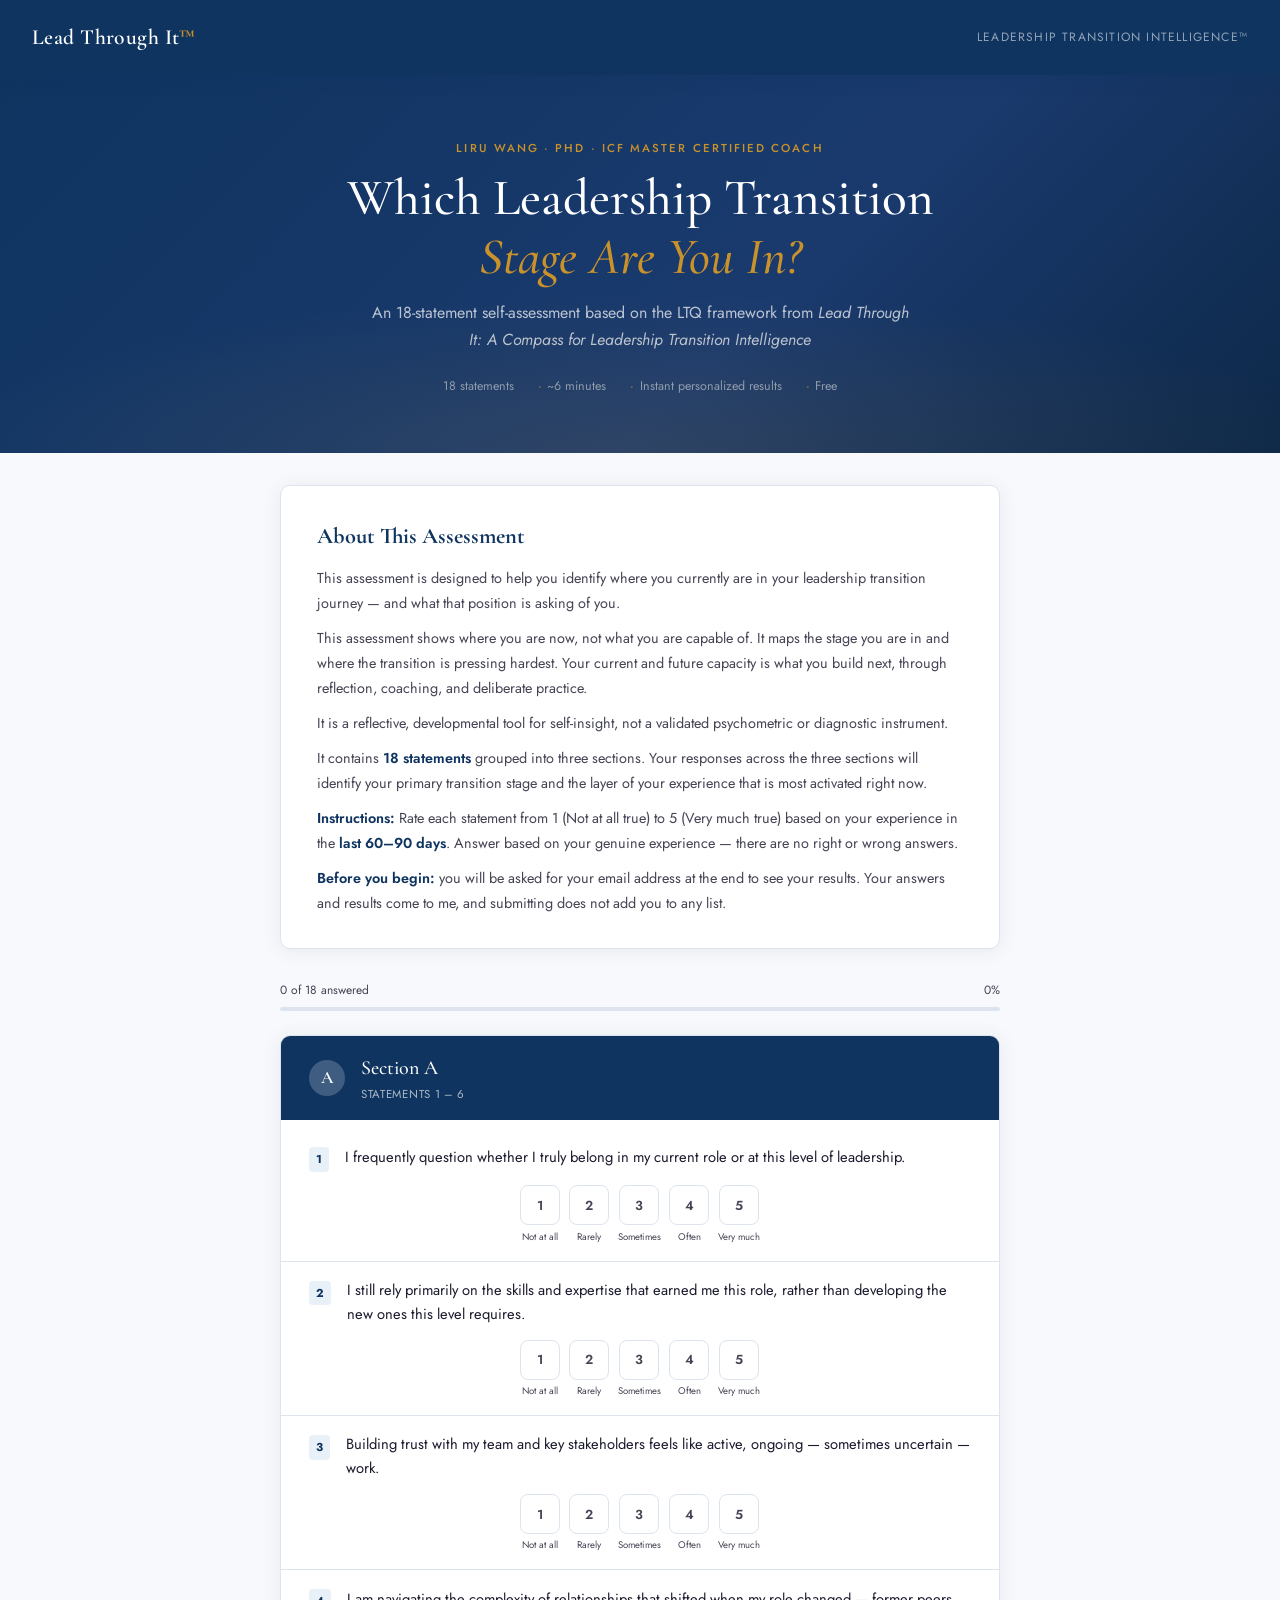
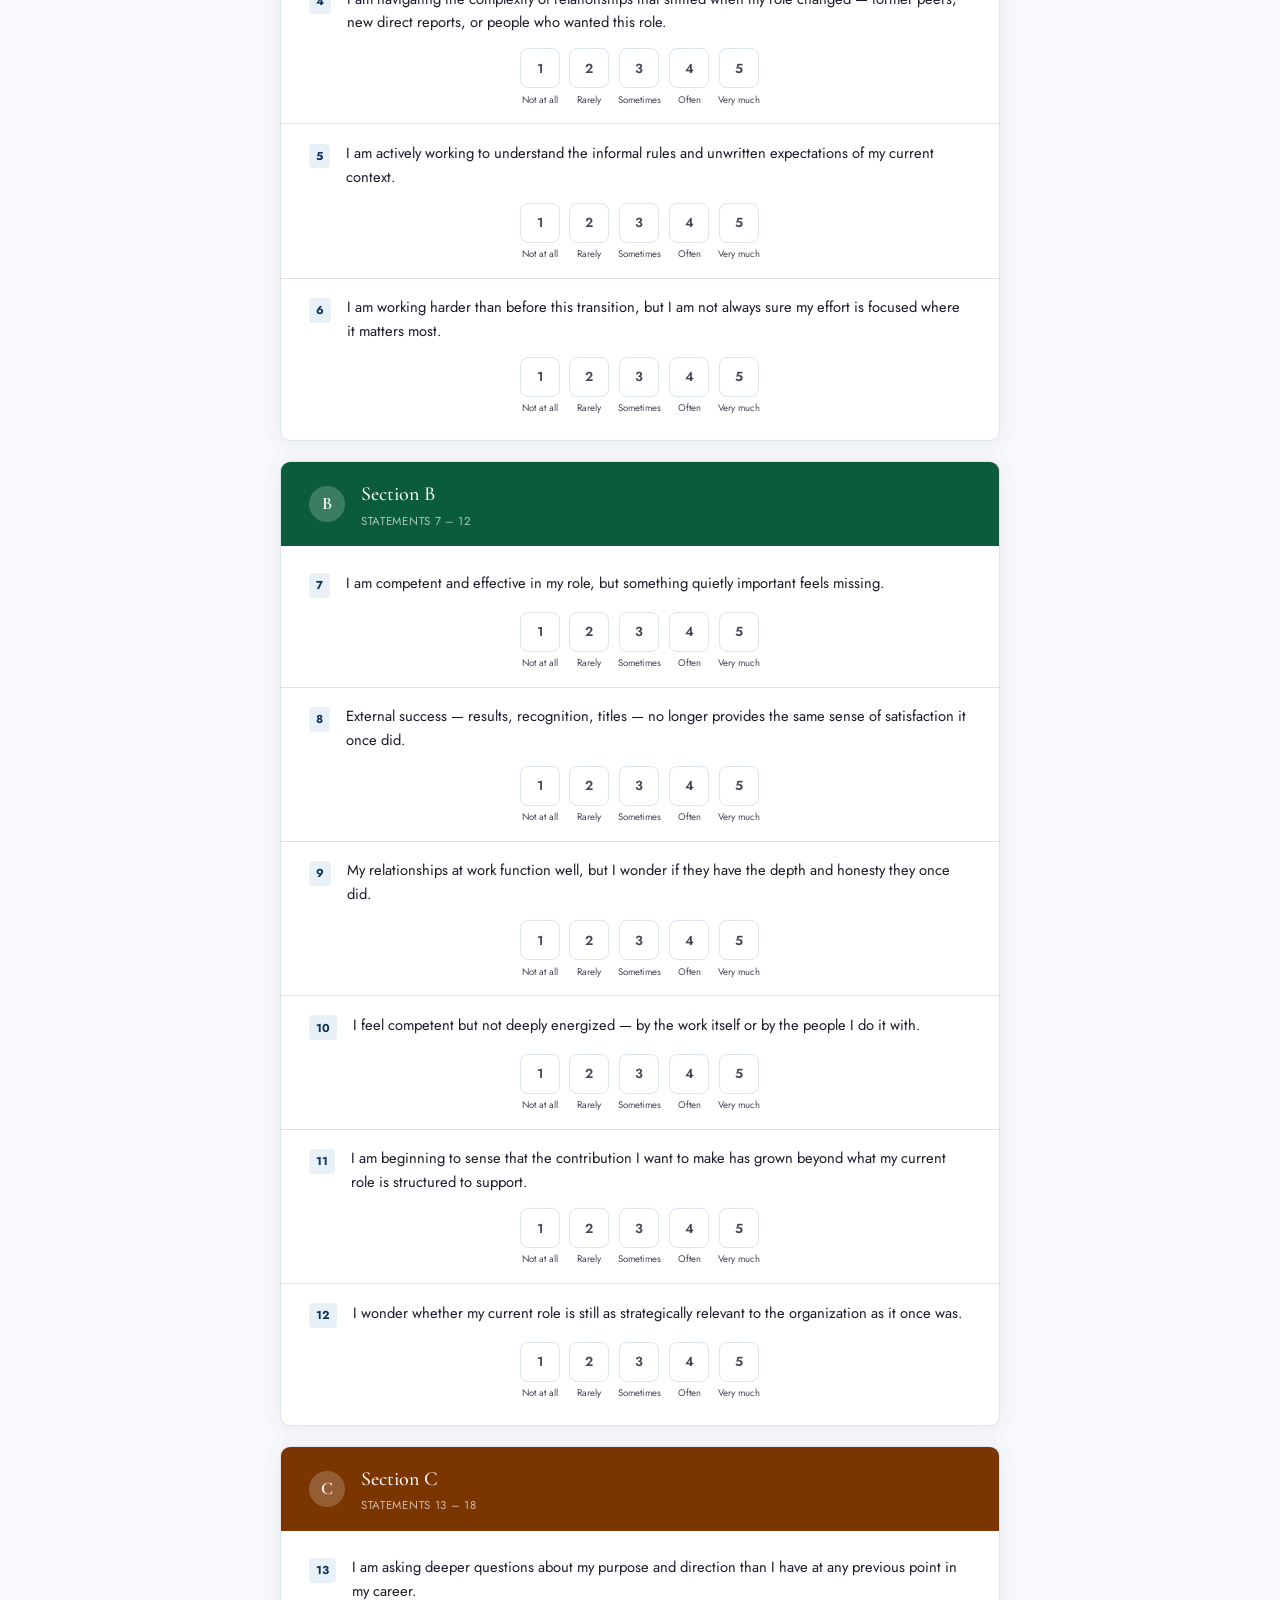
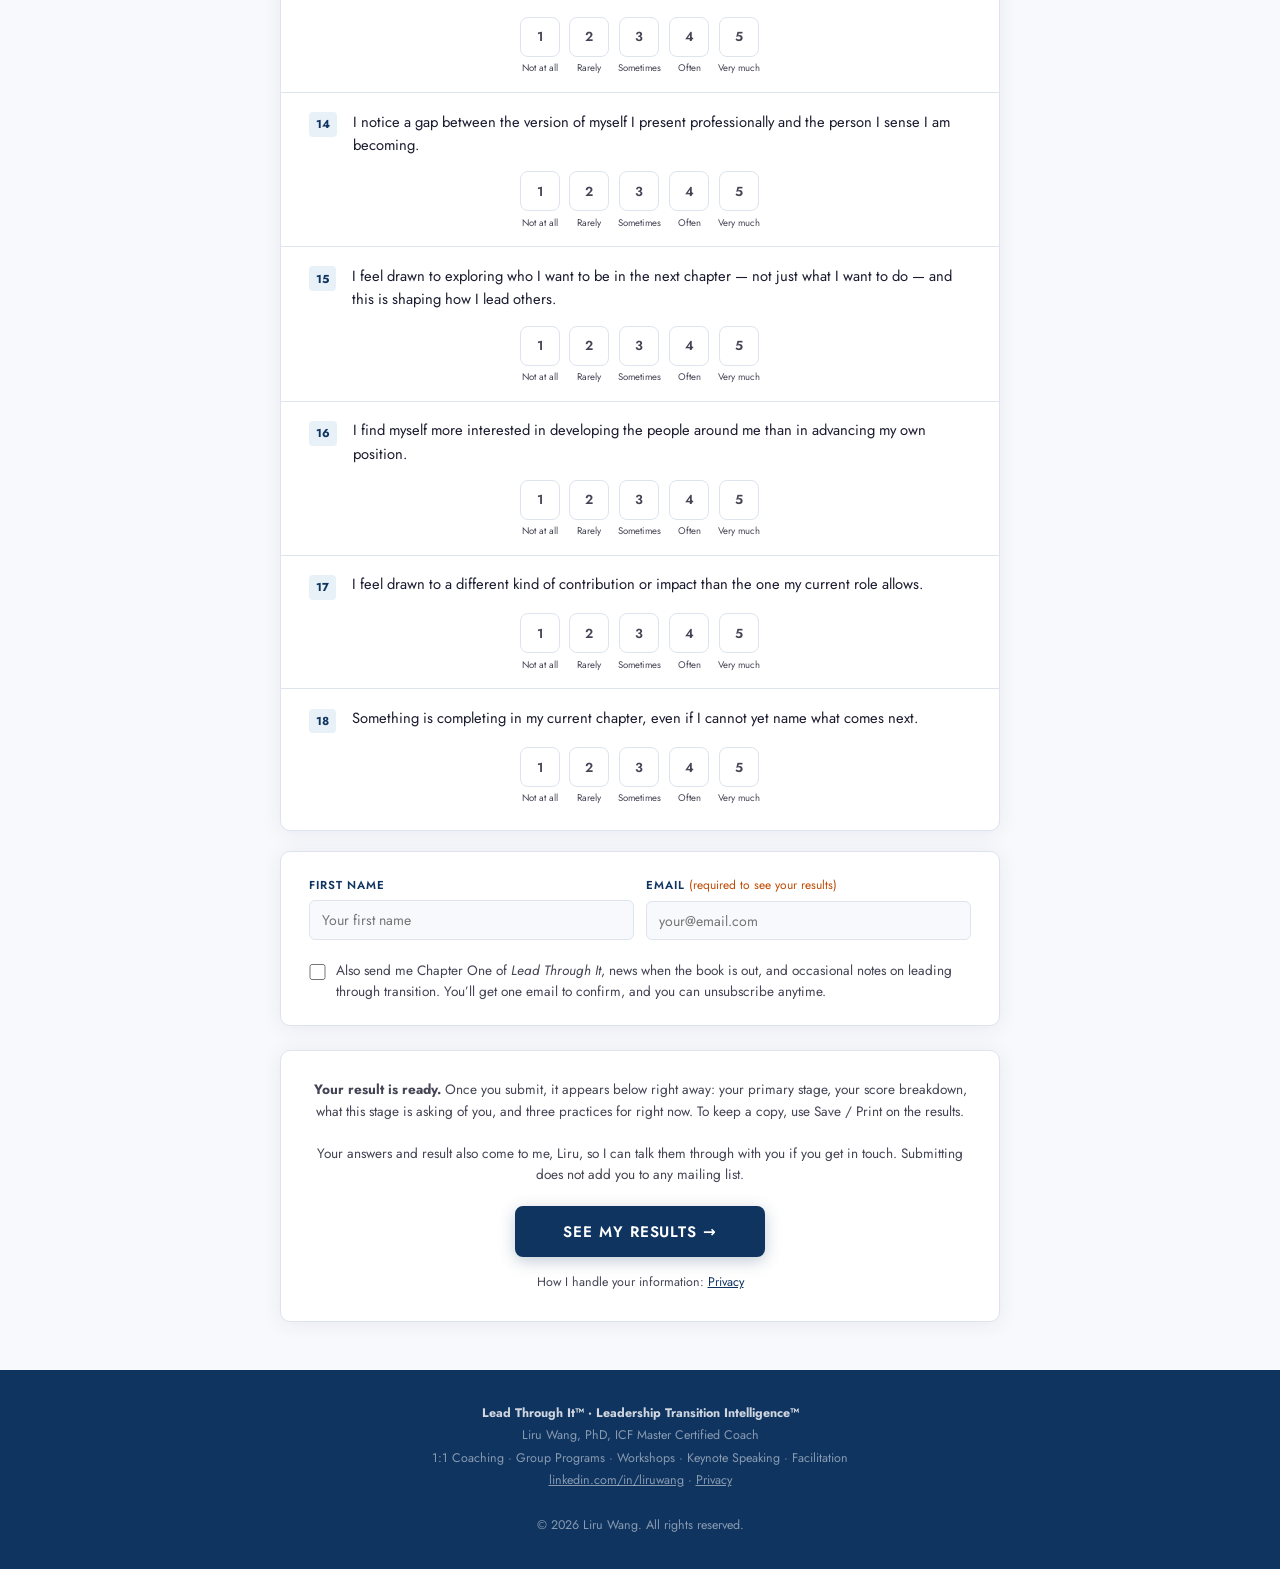
<file: check-in.html>
<!DOCTYPE html>
<html lang="en">
<head>
<meta charset="UTF-8">
<meta name="viewport" content="width=device-width, initial-scale=1">
<title>The LTQ Self-Assessment</title>
<meta name="robots" content="noindex">
<link rel="canonical" href="https://leadershiptransitionintelligence.com/assessment.html">
<meta http-equiv="refresh" content="0; url=assessment.html">
<script>location.replace('assessment.html' + location.search + location.hash);</script>
</head>
<body>
<p>The check-in has been replaced by the full LTQ Self-Assessment.
   <a href="assessment.html">Continue to the assessment</a>.</p>
</body>
</html>
</file>
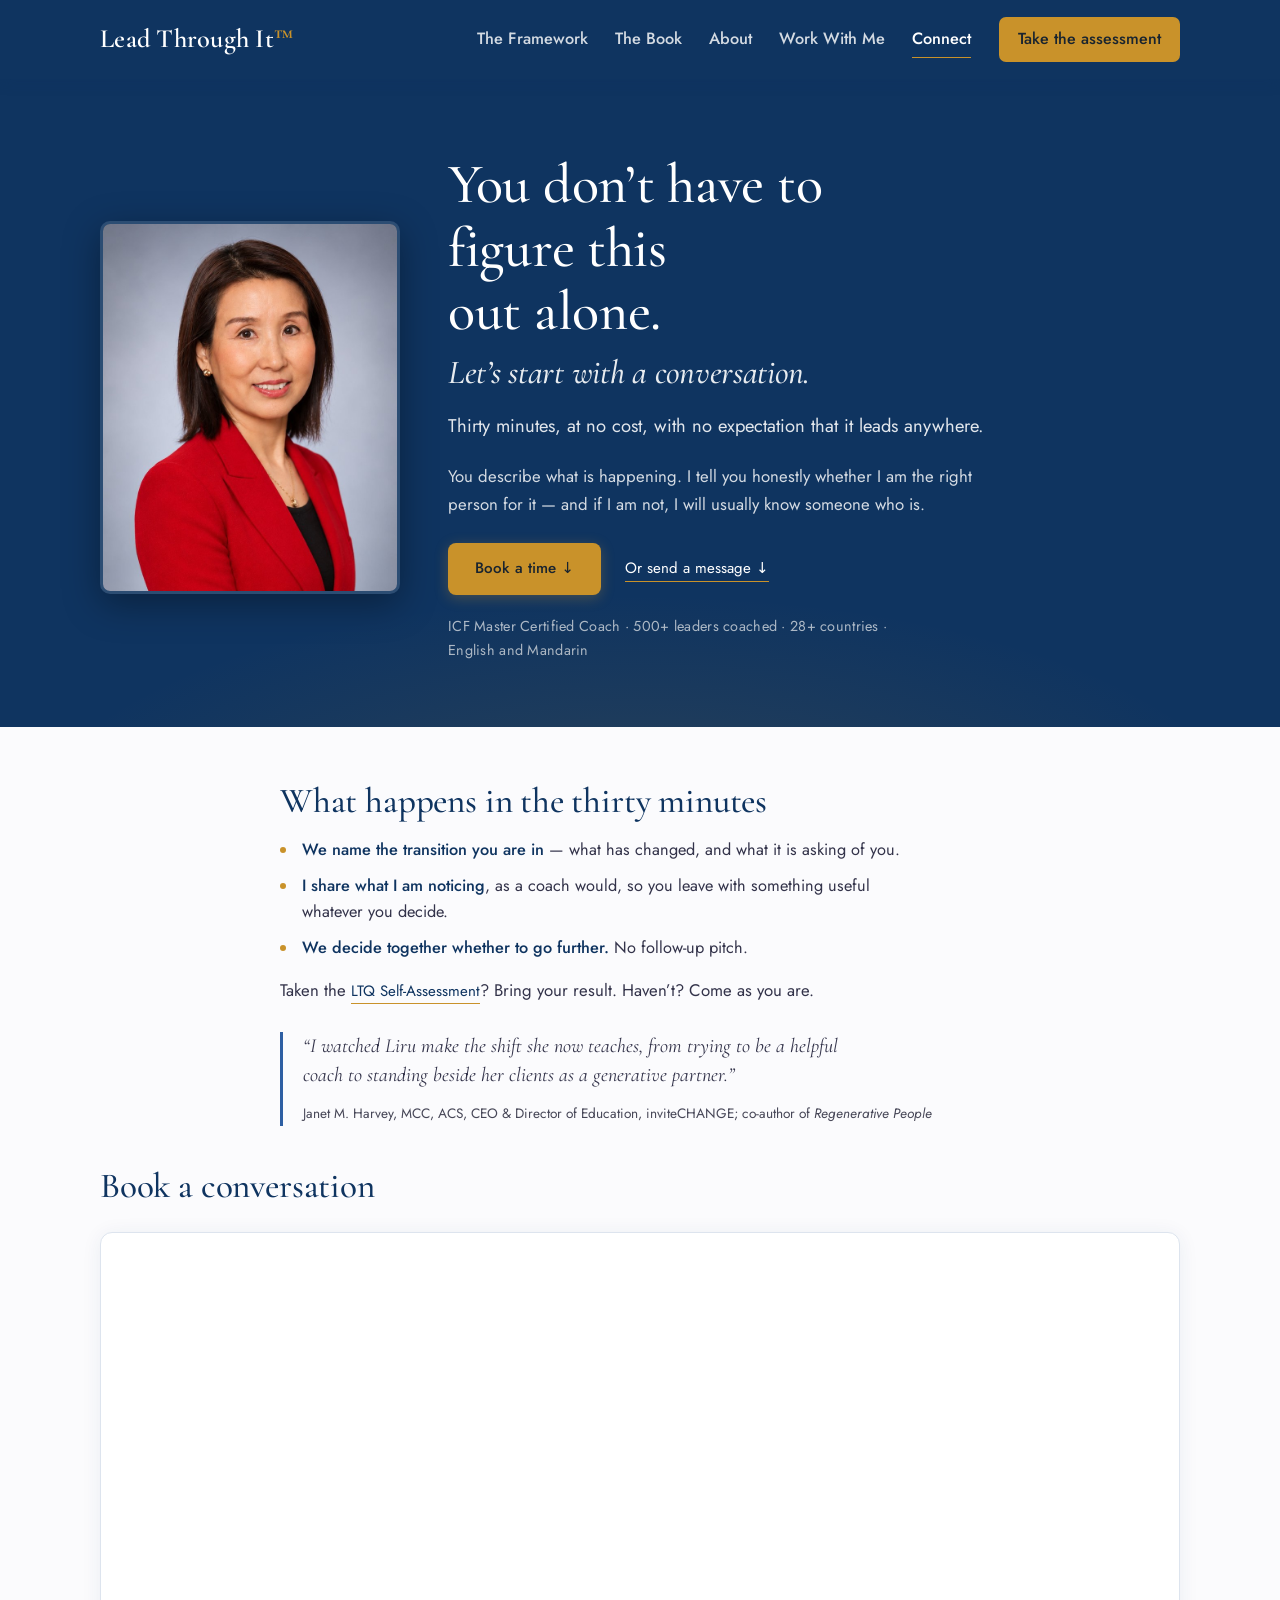
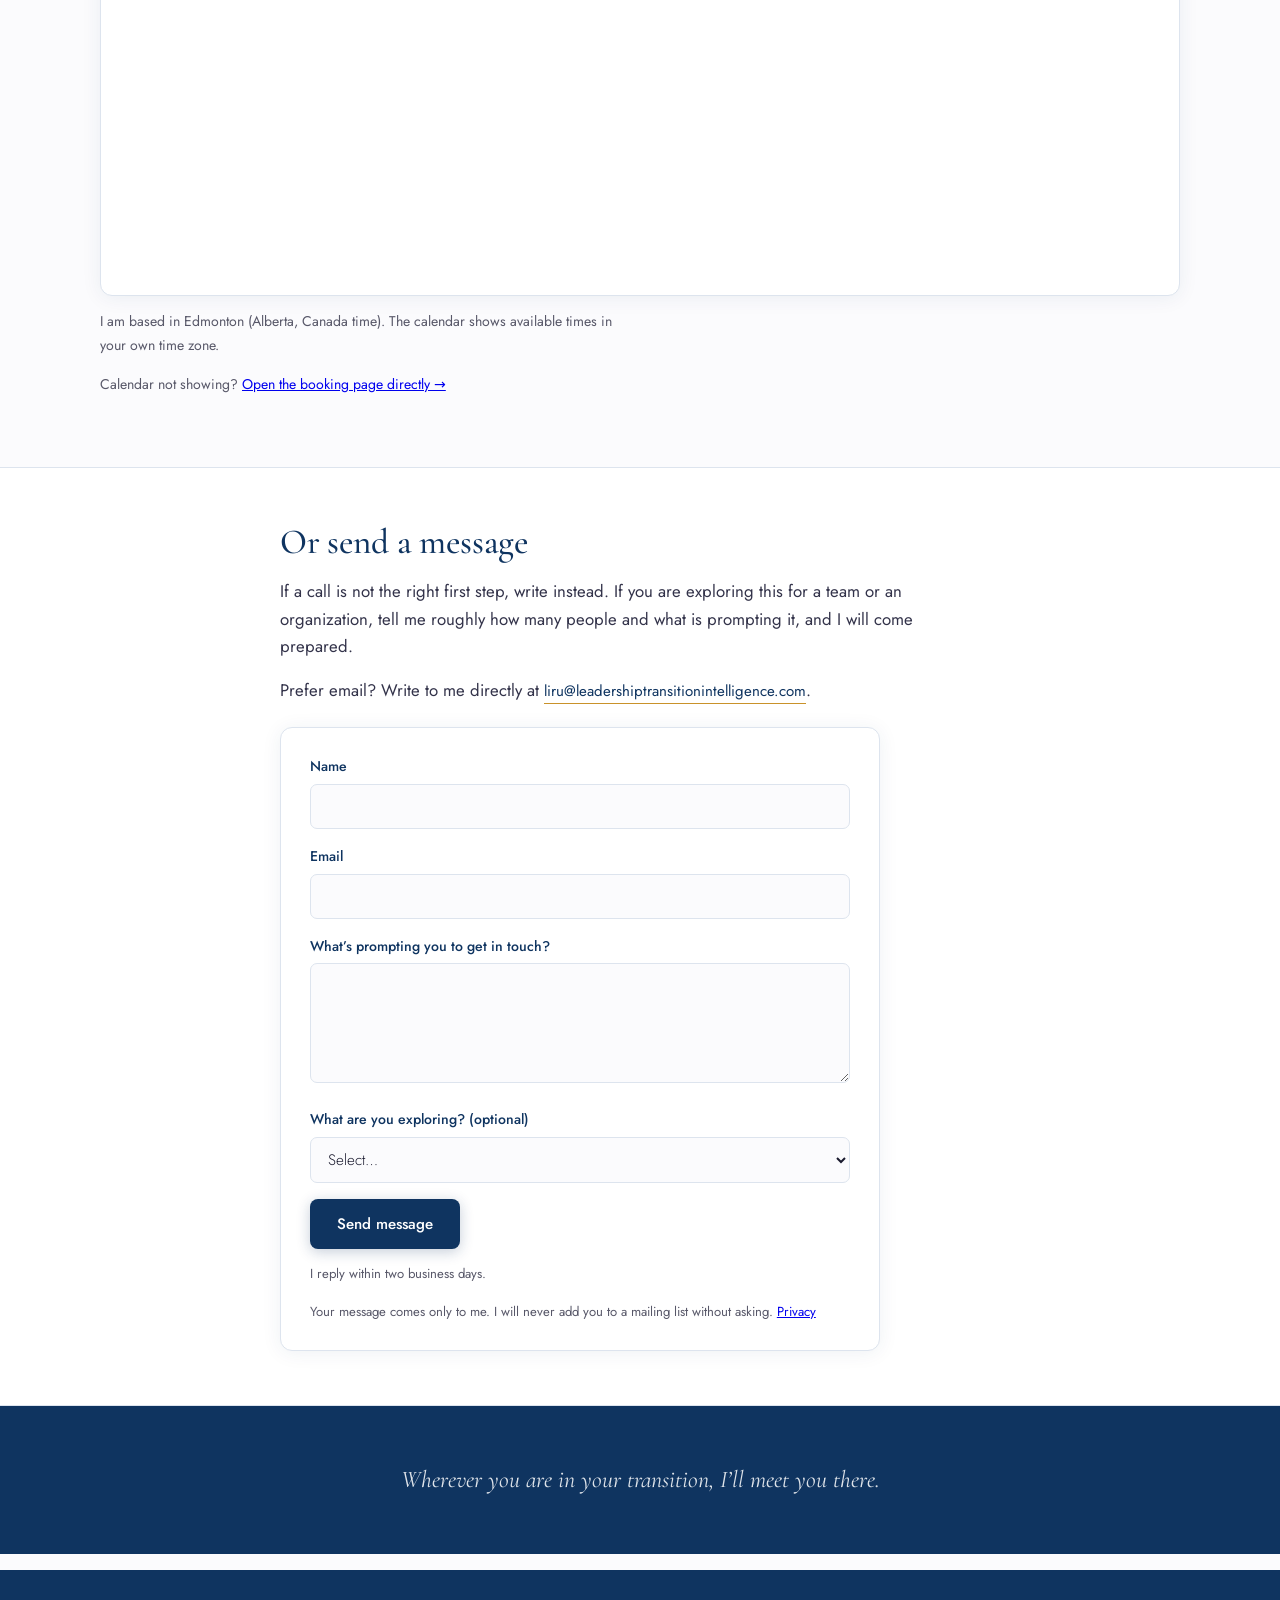
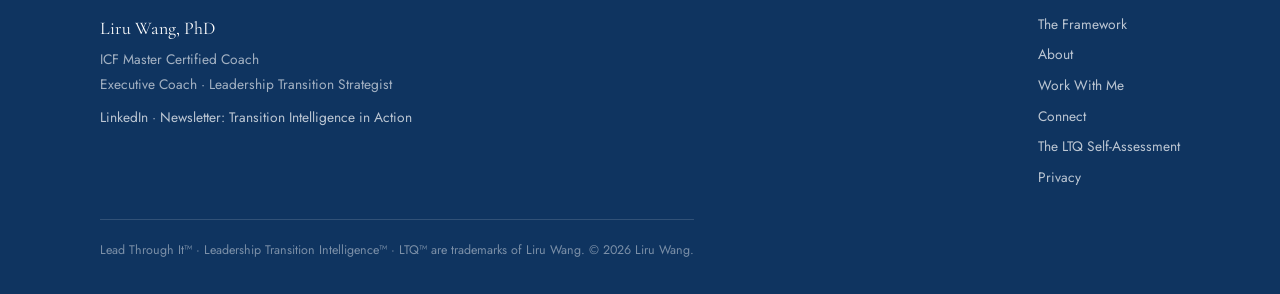
<file: connect.html>
<!DOCTYPE html>
<html lang="en">
<head>
<meta charset="UTF-8">
<meta name="viewport" content="width=device-width, initial-scale=1">
<title>Connect — Book a Discovery Conversation</title>
<meta name="description" content="Book a free thirty-minute discovery conversation with Liru Wang, PhD, ICF Master Certified Coach — or send a message instead.">
<link rel="canonical" href="https://leadershiptransitionintelligence.com/connect.html">
<meta property="og:type" content="website">
<meta property="og:site_name" content="Leadership Transition Intelligence">
<meta property="og:title" content="Connect — Book a Discovery Conversation">
<meta property="og:description" content="Book a free thirty-minute discovery conversation with Liru Wang, PhD, ICF Master Certified Coach — or send a message instead.">
<meta property="og:url" content="https://leadershiptransitionintelligence.com/connect.html">
<meta name="twitter:card" content="summary">
<link rel="preconnect" href="https://fonts.googleapis.com"><link rel="preconnect" href="https://fonts.gstatic.com" crossorigin><link href="https://fonts.googleapis.com/css2?family=Cormorant+Garamond:ital,wght@0,500;0,600;1,400;1,500&family=Jost:wght@300;400;500;600&display=swap" rel="stylesheet">
<link rel="stylesheet" href="site.css">
<script type="application/ld+json">{"@context": "https://schema.org", "@graph": [{"@type": "Person", "@id": "https://leadershiptransitionintelligence.com/#liru", "name": "Liru Wang", "honorificSuffix": "PhD", "jobTitle": ["Executive Coach", "Leadership Transition Strategist"], "description": "Executive coach for leaders in transition. Creator of the Leadership Transition Intelligence (LTQ) framework and author of Lead Through It.", "url": "https://leadershiptransitionintelligence.com", "sameAs": ["https://www.linkedin.com/in/liruwang/"], "knowsLanguage": ["en", "zh"], "address": {"@type": "PostalAddress", "addressLocality": "Edmonton", "addressRegion": "AB", "addressCountry": "CA"}, "hasCredential": [{"@type": "EducationalOccupationalCredential", "name": "ICF Master Certified Coach (MCC)", "credentialCategory": "certification", "recognizedBy": {"@type": "Organization", "name": "International Coaching Federation"}}, {"@type": "EducationalOccupationalCredential", "name": "PhD", "credentialCategory": "degree"}], "knowsAbout": ["Leadership transitions", "Executive coaching", "Leadership development", "Leadership Transition Intelligence", "Cross-cultural leadership"]}, {"@type": "Book", "@id": "https://leadershiptransitionintelligence.com/#book", "name": "Lead Through It: A Compass for Leadership Transition Intelligence", "author": {"@id": "https://leadershiptransitionintelligence.com/#liru"}, "inLanguage": "en", "bookFormat": "https://schema.org/Paperback", "about": "Leadership transitions, identity, and the Leadership Transition Intelligence framework"}, {"@type": "WebSite", "@id": "https://leadershiptransitionintelligence.com/#site", "url": "https://leadershiptransitionintelligence.com", "name": "Leadership Transition Intelligence", "publisher": {"@id": "https://leadershiptransitionintelligence.com/#liru"}}, {"@type": "ContactPage", "@id": "https://leadershiptransitionintelligence.com/connect.html#page", "mainEntity": {"@id": "https://leadershiptransitionintelligence.com/#liru"}}]}</script>
<style>
.hero .actions{margin-top:1.5rem;display:flex;flex-wrap:wrap;gap:1rem 1.5rem;align-items:center}
.hero .textlink{color:#fff}
.proof-strip{margin-top:1.25rem;font-size:.9rem;letter-spacing:.02em;opacity:.8}
.quote{margin:1.75rem 0;padding-left:1.25rem;border-left:3px solid var(--taking,#c8642a)}
.quote p{font-family:"Cormorant Garamond",serif;font-style:italic;font-size:1.25rem;line-height:1.45;margin:0 0 .6rem}
.quote cite{font-style:normal;font-size:.85rem;opacity:.8}
.tz-note{font-size:.88rem;color:var(--soft);margin-top:.9rem}
#book .wrap{margin-top:2.5rem}
.h1-second{display:block;font-size:.6em;font-style:italic;margin-top:.6rem;opacity:.9}
.closing{font-family:"Cormorant Garamond",serif;font-style:italic;font-size:1.5rem;text-align:center;max-width:none;margin:0}
/* Photo on the left on wide screens so the portrait turns toward the text; phones keep text first */
@media (min-width:761px){
  .hero-split{grid-template-columns:300px 1fr}
  .hero-split .hero-portrait{order:-1}
}
</style>
</head>
<body>
<a class="skip" href="#main">Skip to content</a>
<header class="site-header">
  <div class="header-inner">
    <a class="wordmark" href="index.html">Lead Through It<span>&trade;</span></a>
    <nav class="main" aria-label="Main">
      <a href="framework.html">The Framework</a><a href="early-reader.html">The Book</a><a href="about.html">About</a><a href="work-with-me.html">Work With Me</a><a href="connect.html" aria-current="page">Connect</a>
      <a class="nav-cta" href="assessment.html" target="_blank" rel="noopener">Take the assessment</a>
    </nav>
  </div>
</header>
<section class="hero">
  <div class="hero-inner hero-split">
    <div>
      <h1>You don&rsquo;t have to figure this out&nbsp;alone.<span class="h1-second">Let&rsquo;s start with a conversation.</span></h1>
      <p class="sub">Thirty minutes, at no cost, with no expectation that it leads anywhere.</p>
      <p>You describe what is happening. I tell you honestly whether I am the right person for it
         &mdash; and if I am not, I will usually know someone who is.</p>
      <div class="actions">
        <a class="btn" href="#book">Book a time &darr;</a>
        <a class="textlink" href="#contact-form">Or send a message &darr;</a>
      </div>
      <p class="proof-strip">ICF Master Certified Coach &middot; 500+ leaders coached &middot;
         28+ countries &middot; English and Mandarin</p>
    </div>
    <img class="hero-portrait" src="liru-wang-connect.jpg" width="720" height="900"
         alt="Liru Wang, PhD, ICF Master Certified Coach">
  </div>
</section>
<main id="main">

<section id="book"><div class="narrow">
  <h2>What happens in the thirty minutes</h2>
  <ul class="plain">
    <li><strong>We name the transition you are in</strong> &mdash; what has changed, and what it is
        asking of you.</li>
    <li><strong>I share what I am noticing</strong>, as a coach would, so you leave with something
        useful whatever you decide.</li>
    <li><strong>We decide together whether to go further.</strong> No follow-up pitch.</li>
  </ul>
  <p>Taken the <a class="textlink" href="assessment.html" target="_blank" rel="noopener">LTQ Self-Assessment</a>? Bring your result.
     Haven&rsquo;t? Come as you are.</p>

  <blockquote class="quote"><p>&ldquo;I watched Liru make the shift she now teaches, from trying to be
    a helpful coach to standing beside her clients as a generative partner.&rdquo;</p>
    <cite>Janet M. Harvey, MCC, ACS, CEO &amp; Director of Education, inviteCHANGE; co-author of
    <em>Regenerative People</em></cite></blockquote>
</div>
<div class="wrap">
  <h2>Book a conversation</h2>
  <div class="sched">
    <div class="calendly-inline-widget" data-url="https://calendly.com/liru-wang1/discovery-conversation"
         style="min-width:320px;height:630px"
         role="region" aria-label="Scheduling calendar">
      <noscript><p class="sched-fallback">Scheduling needs JavaScript. You can
        <a href="https://calendly.com/liru-wang1/discovery-conversation">book on Calendly directly</a>
        or use the message form below.</p></noscript>
    </div>
  </div>
  <p class="tz-note">I am based in Edmonton (Alberta, Canada time). The calendar shows available
     times in your own time zone.</p>
  <p class="tz-note">Calendar not showing? <a href="https://calendly.com/liru-wang1/discovery-conversation"
     target="_blank" rel="noopener">Open the booking page directly &rarr;</a></p>
  <script src="https://assets.calendly.com/assets/external/widget.js" async></script>
</div></section>

<section class="band"><div class="narrow">
  <h2>Or send a message</h2>
  <p>If a call is not the right first step, write instead. If you are exploring this for a team or
     an organization, tell me roughly how many people and what is prompting it, and I will come
     prepared.</p>
  <p>Prefer email? Write to me directly at
     <a class="textlink" href="mailto:liru@leadershiptransitionintelligence.com">liru@leadershiptransitionintelligence.com</a>.</p>
  <form class="contact" id="contact-form" action="https://formspree.io/f/mlgvvwpq" method="POST">
    <div class="field">
      <label for="c-name">Name</label>
      <input type="text" id="c-name" name="name" autocomplete="name" required>
    </div>
    <div class="field">
      <label for="c-email">Email</label>
      <input type="email" id="c-email" name="email" autocomplete="email" required>
    </div>
    <div class="field">
      <label for="c-about">What&rsquo;s prompting you to get in touch?</label>
      <textarea id="c-about" name="message" required></textarea>
    </div>
    <div class="field">
      <label for="c-kind">What are you exploring? (optional)</label>
      <select id="c-kind" name="interest">
        <option value="">Select&hellip;</option>
        <option>One-to-one coaching</option>
        <option>A program for my team or organization</option>
        <option>Speaking or a keynote</option>
        <option>Something else</option>
      </select>
    </div>
    <button type="submit" class="btn btn-navy">Send message</button>
    <div class="form-status" id="form-status" role="status" aria-live="polite"></div>
    <p class="form-note">I reply within two business days.</p>
    <!-- CONFIRM: privacy line written by Claude; check it matches how you handle messages. -->
    <p class="form-note">Your message comes only to me. I will never add you to a mailing list
       without asking. <a href="privacy.html">Privacy</a></p>
  </form>
</div></section>

<section class="band-navy"><div class="narrow">
  <p class="closing">Wherever you are in your transition, I&rsquo;ll meet you there.</p>
</div></section>

<script>
document.getElementById('contact-form').addEventListener('submit', async function(e) {
  e.preventDefault();
  const status = document.getElementById('form-status');
  const btn = this.querySelector('button[type=submit]');
  btn.disabled = true; btn.textContent = 'Sending…';
  try {
    const res = await fetch(this.action, {
      method: 'POST', body: new FormData(this), headers: {'Accept': 'application/json'}
    });
    if (res.ok) {
      this.reset();
      status.className = 'form-status ok';
      status.textContent = 'Thank you — I have your message and will be in touch soon.';
      btn.textContent = 'Sent';
    } else { throw new Error('submit failed'); }
  } catch (err) {
    status.className = 'form-status err';
    status.textContent = 'That did not send. Please email me directly, or try again in a moment.';
    btn.disabled = false; btn.textContent = 'Send message';
  }
});
</script>

</main>
<footer>
  <div class="wrap">
    <div>
      <div class="fname">Liru Wang, PhD</div>
      <div>ICF Master Certified Coach</div>
      <div>Executive Coach &middot; Leadership Transition Strategist</div>
      <div style="margin-top:.5rem"><a href="https://www.linkedin.com/in/liruwang/" target="_blank" rel="noopener">LinkedIn</a>
        &middot; <a href="https://www.linkedin.com/newsletters/transition-intelligence-in-act-7405003066569031680/" target="_blank" rel="noopener">Newsletter: Transition Intelligence in Action</a></div>
    </div>
    <nav aria-label="Footer">
      <a href="framework.html">The Framework</a>
      <a href="about.html">About</a>
      <a href="work-with-me.html">Work With Me</a>
      <a href="connect.html">Connect</a>
      <a href="assessment.html" target="_blank" rel="noopener">The LTQ Self-Assessment</a>
      <a href="privacy.html">Privacy</a>
    </nav>
  </div>
  <div class="wrap"><div class="footer-legal">
    Lead Through It&trade; &middot; Leadership Transition Intelligence&trade; &middot; LTQ&trade;
    are trademarks of Liru Wang. &copy; 2026 Liru Wang.
  </div></div>
</footer>
</body>
</html>
</file>
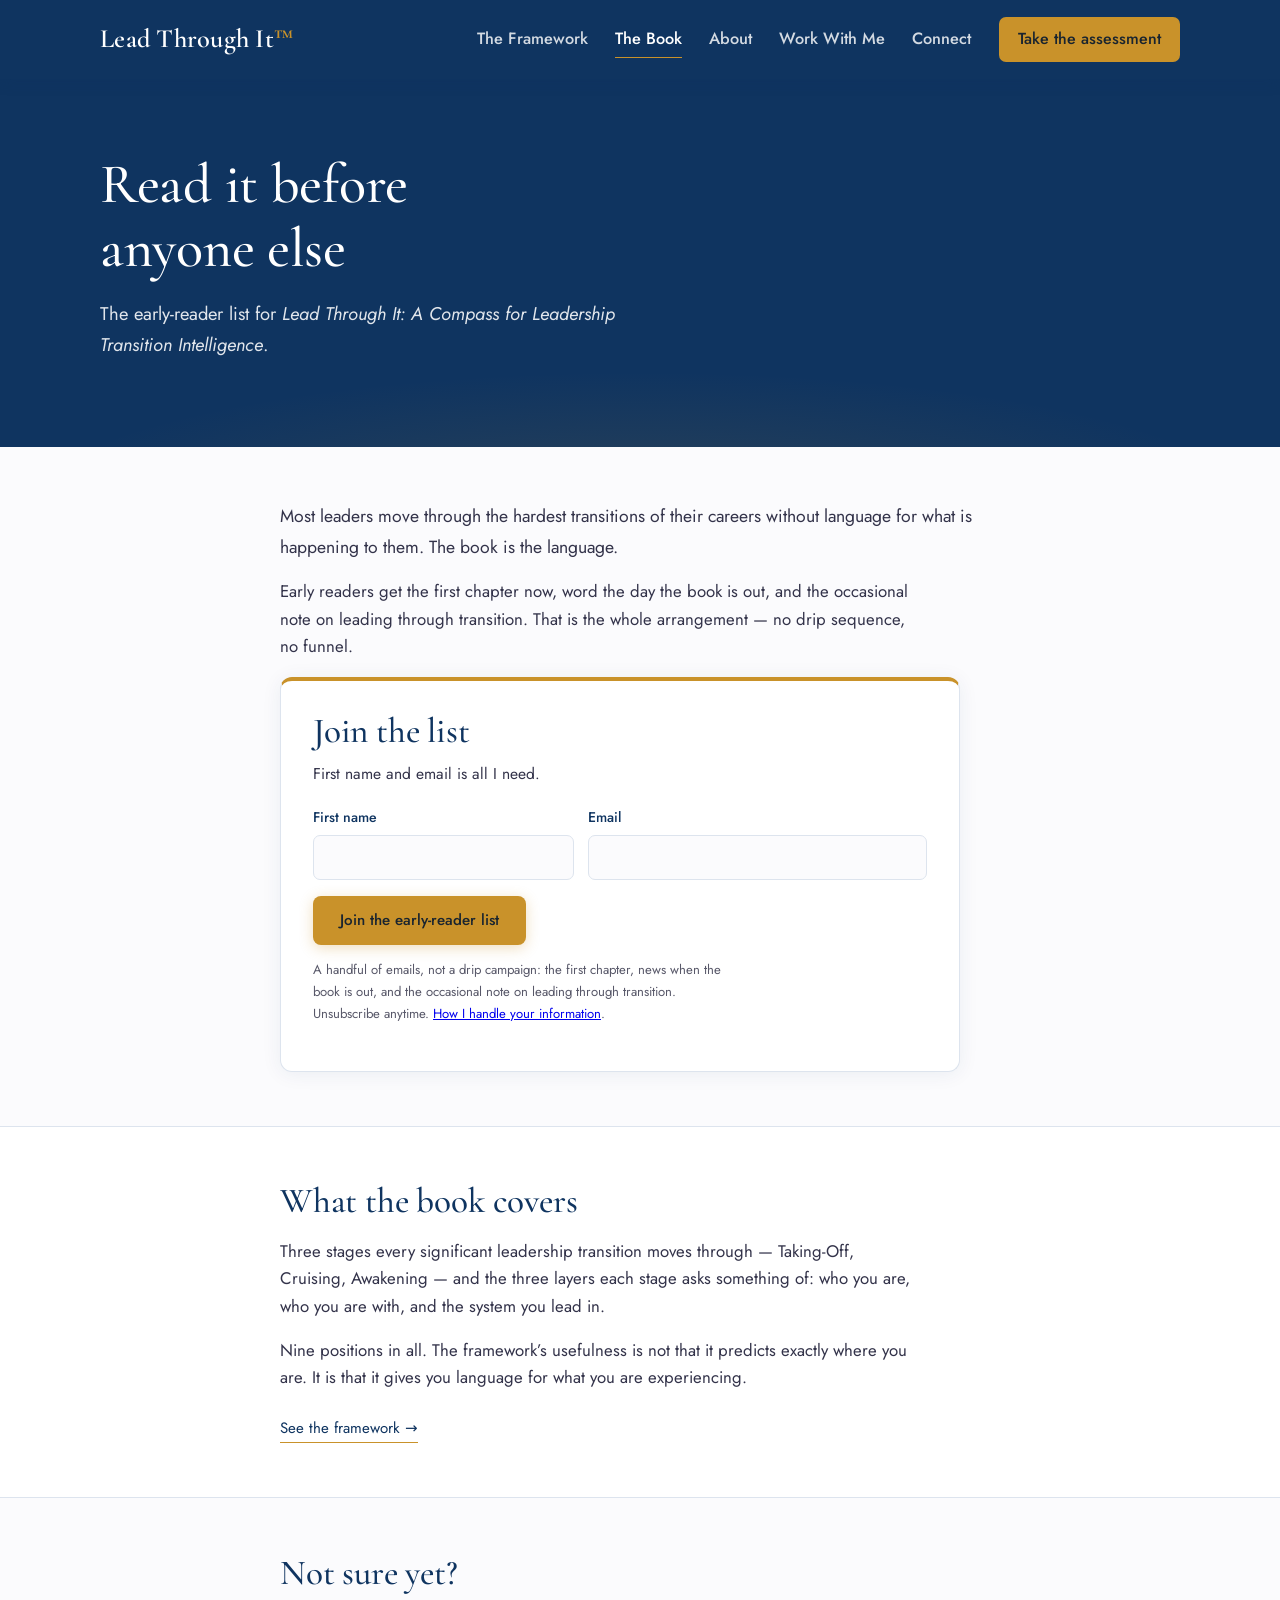
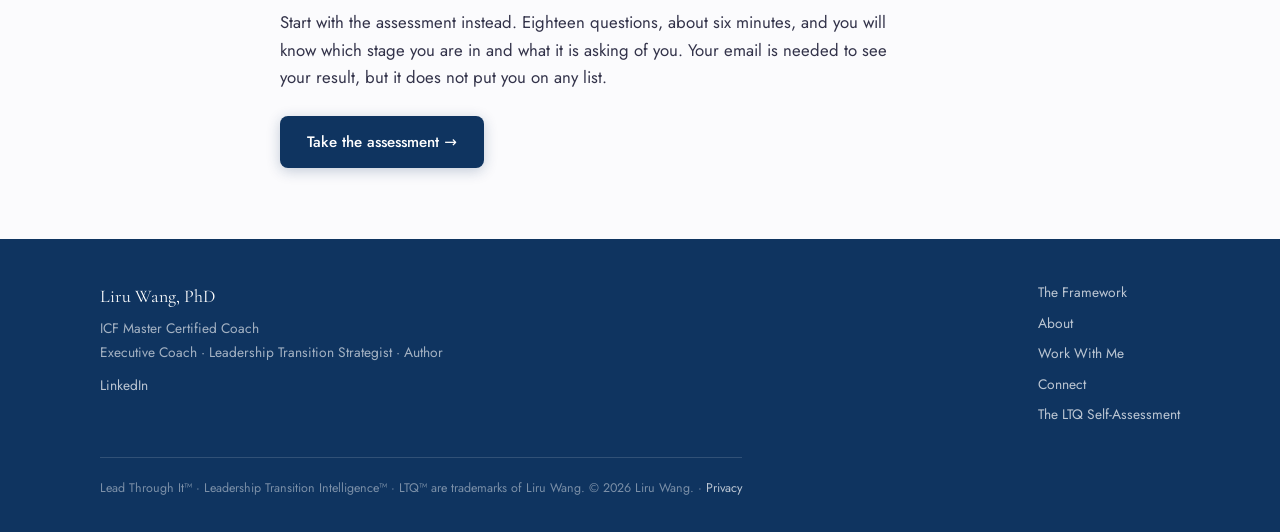
<file: early-reader.html>
<!DOCTYPE html>
<html lang="en">
<head>
<meta charset="UTF-8">
<meta name="viewport" content="width=device-width, initial-scale=1">
<title>Read Lead Through It Early — The Early-Reader List</title>
<meta name="description" content="Join the early-reader list for Lead Through It by Liru Wang. Get the first chapter now and word the day the book is out.">
<link rel="canonical" href="https://leadershiptransitionintelligence.com/early-reader.html">
<meta property="og:type" content="website">
<meta property="og:site_name" content="Leadership Transition Intelligence">
<meta property="og:title" content="Read Lead Through It Early — The Early-Reader List">
<meta property="og:description" content="Join the early-reader list for Lead Through It by Liru Wang. Get the first chapter now and word the day the book is out.">
<meta property="og:url" content="https://leadershiptransitionintelligence.com/early-reader.html">
<meta name="twitter:card" content="summary">
<link rel="preconnect" href="https://fonts.googleapis.com"><link rel="preconnect" href="https://fonts.gstatic.com" crossorigin><link href="https://fonts.googleapis.com/css2?family=Cormorant+Garamond:ital,wght@0,500;0,600;1,400;1,500&family=Jost:wght@300;400;500&display=swap" rel="stylesheet">
<link rel="stylesheet" href="site.css">
<script type="application/ld+json">{"@context": "https://schema.org", "@graph": [{"@type": "Person", "@id": "https://leadershiptransitionintelligence.com/#liru", "name": "Liru Wang", "honorificSuffix": "PhD", "jobTitle": ["Executive Coach", "Leadership Transition Strategist"], "description": "Executive coach for leaders in transition. Creator of the Leadership Transition Intelligence (LTQ) framework and author of Lead Through It.", "url": "https://leadershiptransitionintelligence.com", "sameAs": ["https://www.linkedin.com/in/liruwang/"], "knowsLanguage": ["en", "zh"], "address": {"@type": "PostalAddress", "addressLocality": "Edmonton", "addressRegion": "AB", "addressCountry": "CA"}, "hasCredential": [{"@type": "EducationalOccupationalCredential", "name": "ICF Master Certified Coach (MCC)", "credentialCategory": "certification", "recognizedBy": {"@type": "Organization", "name": "International Coaching Federation"}}, {"@type": "EducationalOccupationalCredential", "name": "PhD", "credentialCategory": "degree"}], "knowsAbout": ["Leadership transitions", "Executive coaching", "Leadership development", "Leadership Transition Intelligence", "Cross-cultural leadership"]}, {"@type": "Book", "@id": "https://leadershiptransitionintelligence.com/#book", "name": "Lead Through It: A Compass for Leadership Transition Intelligence", "author": {"@id": "https://leadershiptransitionintelligence.com/#liru"}, "inLanguage": "en", "bookFormat": "https://schema.org/Paperback", "about": "Leadership transitions, identity, and the Leadership Transition Intelligence framework"}, {"@type": "WebSite", "@id": "https://leadershiptransitionintelligence.com/#site", "url": "https://leadershiptransitionintelligence.com", "name": "Leadership Transition Intelligence", "publisher": {"@id": "https://leadershiptransitionintelligence.com/#liru"}}]}</script>
<style>
/* signup component — inlined so this page needs no change to site.css */
.signup{background:#fff;border:1px solid var(--border);border-top:4px solid var(--gold);
  border-radius:12px;padding:1.9rem 2rem;box-shadow:var(--shadow);max-width:680px}
.signup h2{margin-bottom:.6rem}
.signup > p{font-size:.98rem}
.signup-form{margin-top:1.2rem}
.signup-row{display:grid;grid-template-columns:1fr 1.3fr;gap:.9rem;margin-bottom:1rem}
.signup-row .field{margin-bottom:0}
.signup .field label{display:block;font-size:.88rem;font-weight:500;color:var(--navy);
  margin-bottom:.35rem}
.signup .field input{width:100%;border:1px solid var(--border);border-radius:7px;
  padding:.65rem .8rem;font-family:var(--sans);font-size:.95rem;color:var(--dark);
  background:var(--page);font-weight:300}
.signup .field input:focus{border-color:var(--navy-mid);outline-offset:1px}
.signup .form-note{margin-top:.9rem;max-width:52ch;font-size:.82rem;color:var(--soft)}
.signup .form-status{margin-top:.9rem;padding:.9rem 1.1rem;border-radius:8px;
  font-size:.93rem;display:none}
.signup .form-status.ok{display:block;background:#e8f5ee;border:1px solid #a8d8bc;color:#1a5c3a}
.signup .form-status.err{display:block;background:#fff3ed;border:1px solid #f4a46a;color:#8b3a00}
.band .signup{background:var(--navy-pale)}
@media (max-width:560px){.signup-row{grid-template-columns:1fr}.signup{padding:1.5rem 1.35rem}}
</style>
</head>
<body>
<a class="skip" href="#main">Skip to content</a>
<header class="site-header">
  <div class="header-inner">
    <a class="wordmark" href="index.html">Lead Through It<span>&trade;</span></a>
    <nav class="main" aria-label="Main">
      <a href="framework.html">The Framework</a><a href="early-reader.html" aria-current="page">The Book</a><a href="about.html">About</a><a href="work-with-me.html">Work With Me</a><a href="connect.html">Connect</a>
      <a class="nav-cta" href="assessment.html" target="_blank" rel="noopener">Take the assessment</a>
    </nav>
  </div>
</header>
<section class="hero">
  <div class="hero-inner">
    <h1>Read it before anyone else</h1>
    <p class="sub">The early-reader list for <em>Lead Through It: A Compass for Leadership
       Transition Intelligence</em>.</p>
  </div>
</section>
<main id="main">

<section><div class="narrow">
  <p class="lede">Most leaders move through the hardest transitions of their careers without
     language for what is happening to them. The book is the language.</p>
  <p>Early readers get the first chapter now, word the day the book is out, and the occasional
     note on leading through transition. That is the whole arrangement &mdash; no drip sequence,
     no funnel.</p>
  <div class="signup" id="early-reader">
  <h2>Join the list</h2>
  <p>First name and email is all I need.</p>
  <form class="signup-form" action="https://app.kit.com/forms/10158933/subscriptions"
        method="POST" data-signup>
    <div class="signup-row">
      <div class="field">
        <label for="early-reader-name">First name</label>
        <input type="text" id="early-reader-name" name="first_name" autocomplete="given-name" required>
      </div>
      <div class="field">
        <label for="early-reader-email">Email</label>
        <input type="email" id="early-reader-email" name="email_address" autocomplete="email" required>
      </div>
    </div>
    <button type="submit" class="btn">Join the early-reader list</button>
    <p class="form-note">A handful of emails, not a drip campaign: the first chapter, news when
       the book is out, and the occasional note on leading through transition. Unsubscribe
       anytime. <a href="privacy.html">How I handle your information</a>.</p>
    <div class="form-status" role="status" aria-live="polite"></div>
  </form>
  <iframe name="kit-sink" title="Signup" style="display:none" aria-hidden="true"></iframe>
</div>
</div></section>

<section class="band"><div class="narrow">
  <h2>What the book covers</h2>
  <p>Three stages every significant leadership transition moves through &mdash; Taking-Off,
     Cruising, Awakening &mdash; and the three layers each stage asks something of: who you are,
     who you are with, and the system you lead in.</p>
  <p>Nine positions in all. The framework&rsquo;s usefulness is not that it predicts exactly where
     you are. It is that it gives you language for what you are experiencing.</p>
  <div class="actions">
    <a class="textlink" href="framework.html">See the framework &rarr;</a>
  </div>
</div></section>

<section><div class="narrow">
  <h2>Not sure yet?</h2>
  <p>Start with the assessment instead. Eighteen questions, about six minutes, and you will know
     which stage you are in and what it is asking of you. Your email is needed to see your result,
     but it does not put you on any list.</p>
  <div class="actions"><a class="btn btn-navy" href="assessment.html" target="_blank" rel="noopener">Take the assessment
     &rarr;</a></div>
</div></section>
<script>
document.querySelectorAll('form[data-signup]').forEach(function(f){
  // With JS, post into the hidden iframe so the visitor stays on the page.
  // Without JS, the form submits normally to Kit and Kit shows its own confirmation.
  f.setAttribute('target', 'kit-sink');
  f.addEventListener('submit', function(){
    var status = f.querySelector('.form-status'), btn = f.querySelector('button[type=submit]');
    setTimeout(function(){
      f.reset();
      status.className = 'form-status ok';
      status.textContent = 'Almost there \u2014 check your email and click the confirmation link. '
                         + 'The first chapter follows right after.';
      btn.disabled = true; btn.textContent = 'Check your email';
    }, 400);
  });
});
</script>

</main>
<footer>
  <div class="wrap">
    <div>
      <div class="fname">Liru Wang, PhD</div>
      <div>ICF Master Certified Coach</div>
      <div>Executive Coach &middot; Leadership Transition Strategist &middot; Author</div>
      <div style="margin-top:.5rem"><a href="https://www.linkedin.com/in/liruwang/" target="_blank" rel="noopener">LinkedIn</a></div>
    </div>
    <nav aria-label="Footer">
      <a href="framework.html">The Framework</a>
      <a href="about.html">About</a>
      <a href="work-with-me.html">Work With Me</a>
      <a href="connect.html">Connect</a>
      <a href="assessment.html" target="_blank" rel="noopener">The LTQ Self-Assessment</a>
    </nav>
  </div>
  <div class="wrap"><div class="footer-legal">
    Lead Through It&trade; &middot; Leadership Transition Intelligence&trade; &middot; LTQ&trade;
    are trademarks of Liru Wang. &copy; 2026 Liru Wang. &middot; <a href="privacy.html">Privacy</a>
  </div></div>
</footer>
</body>
</html>
</file>
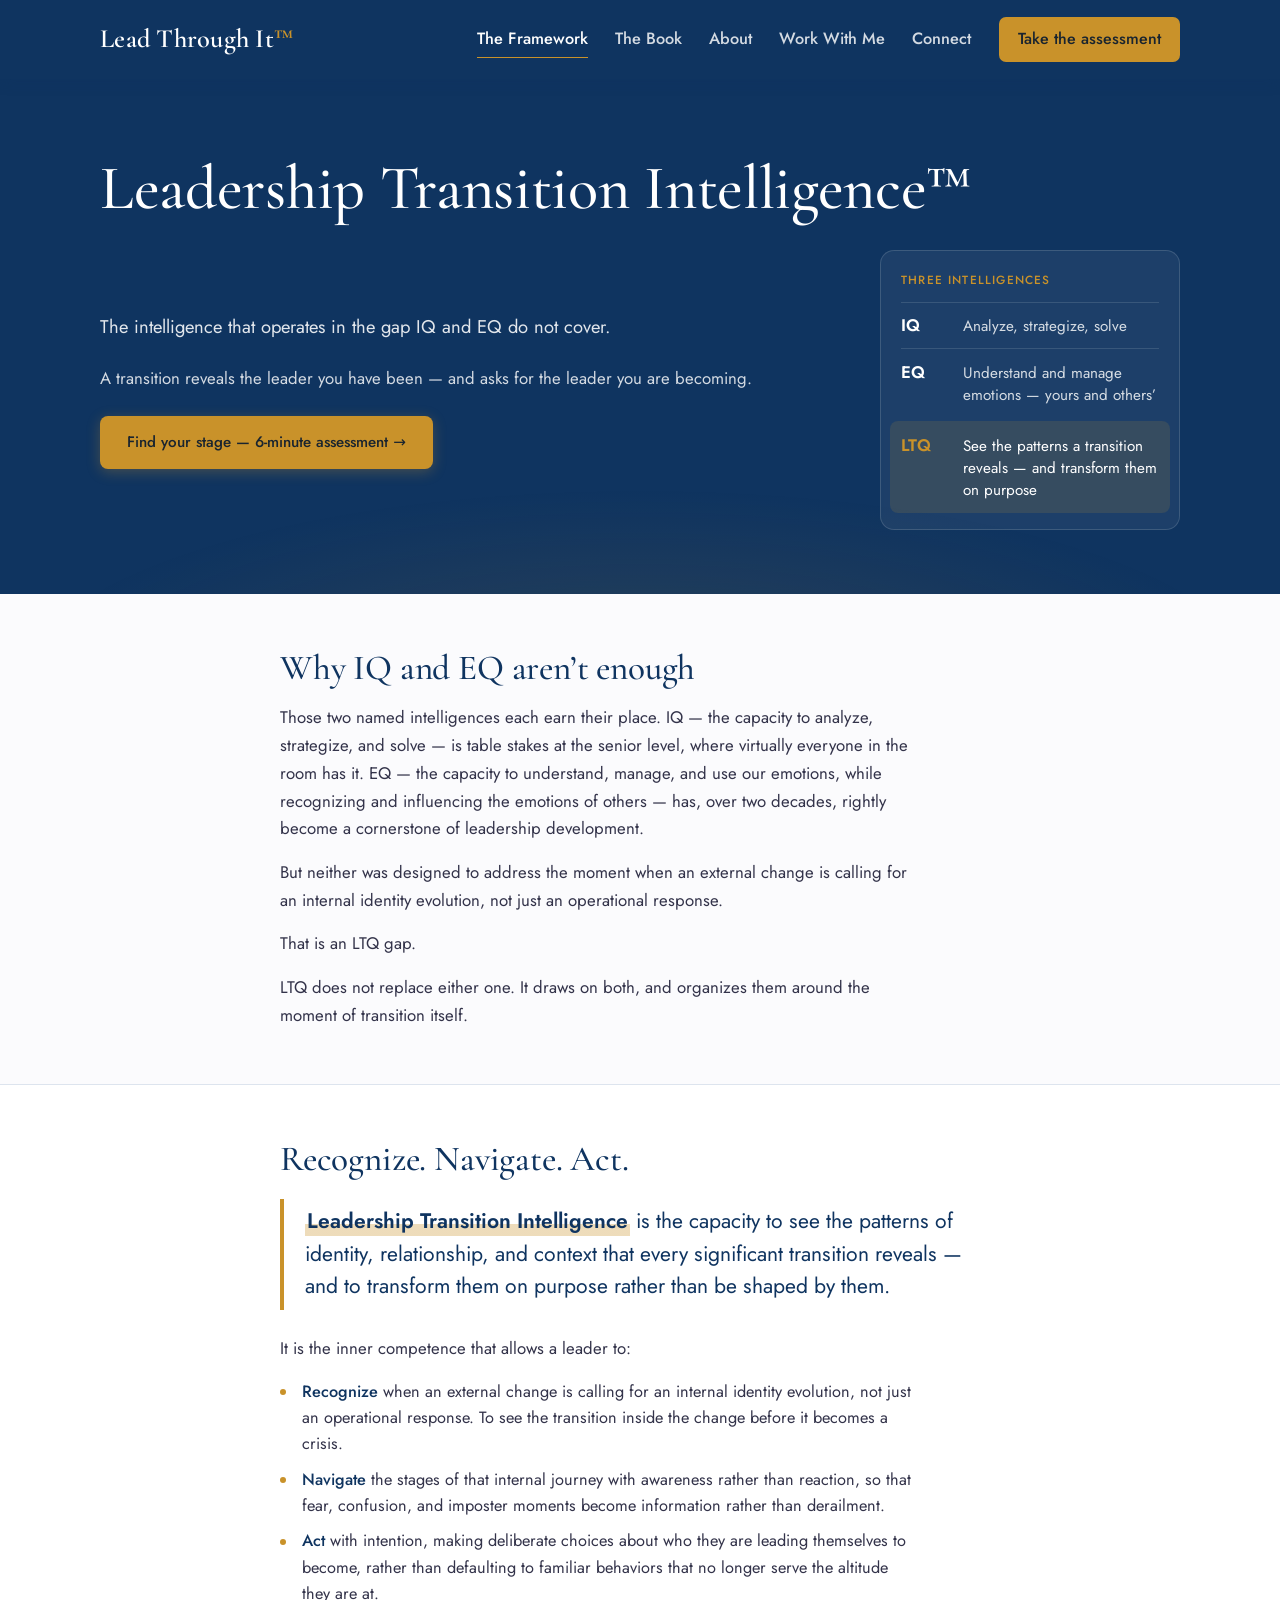
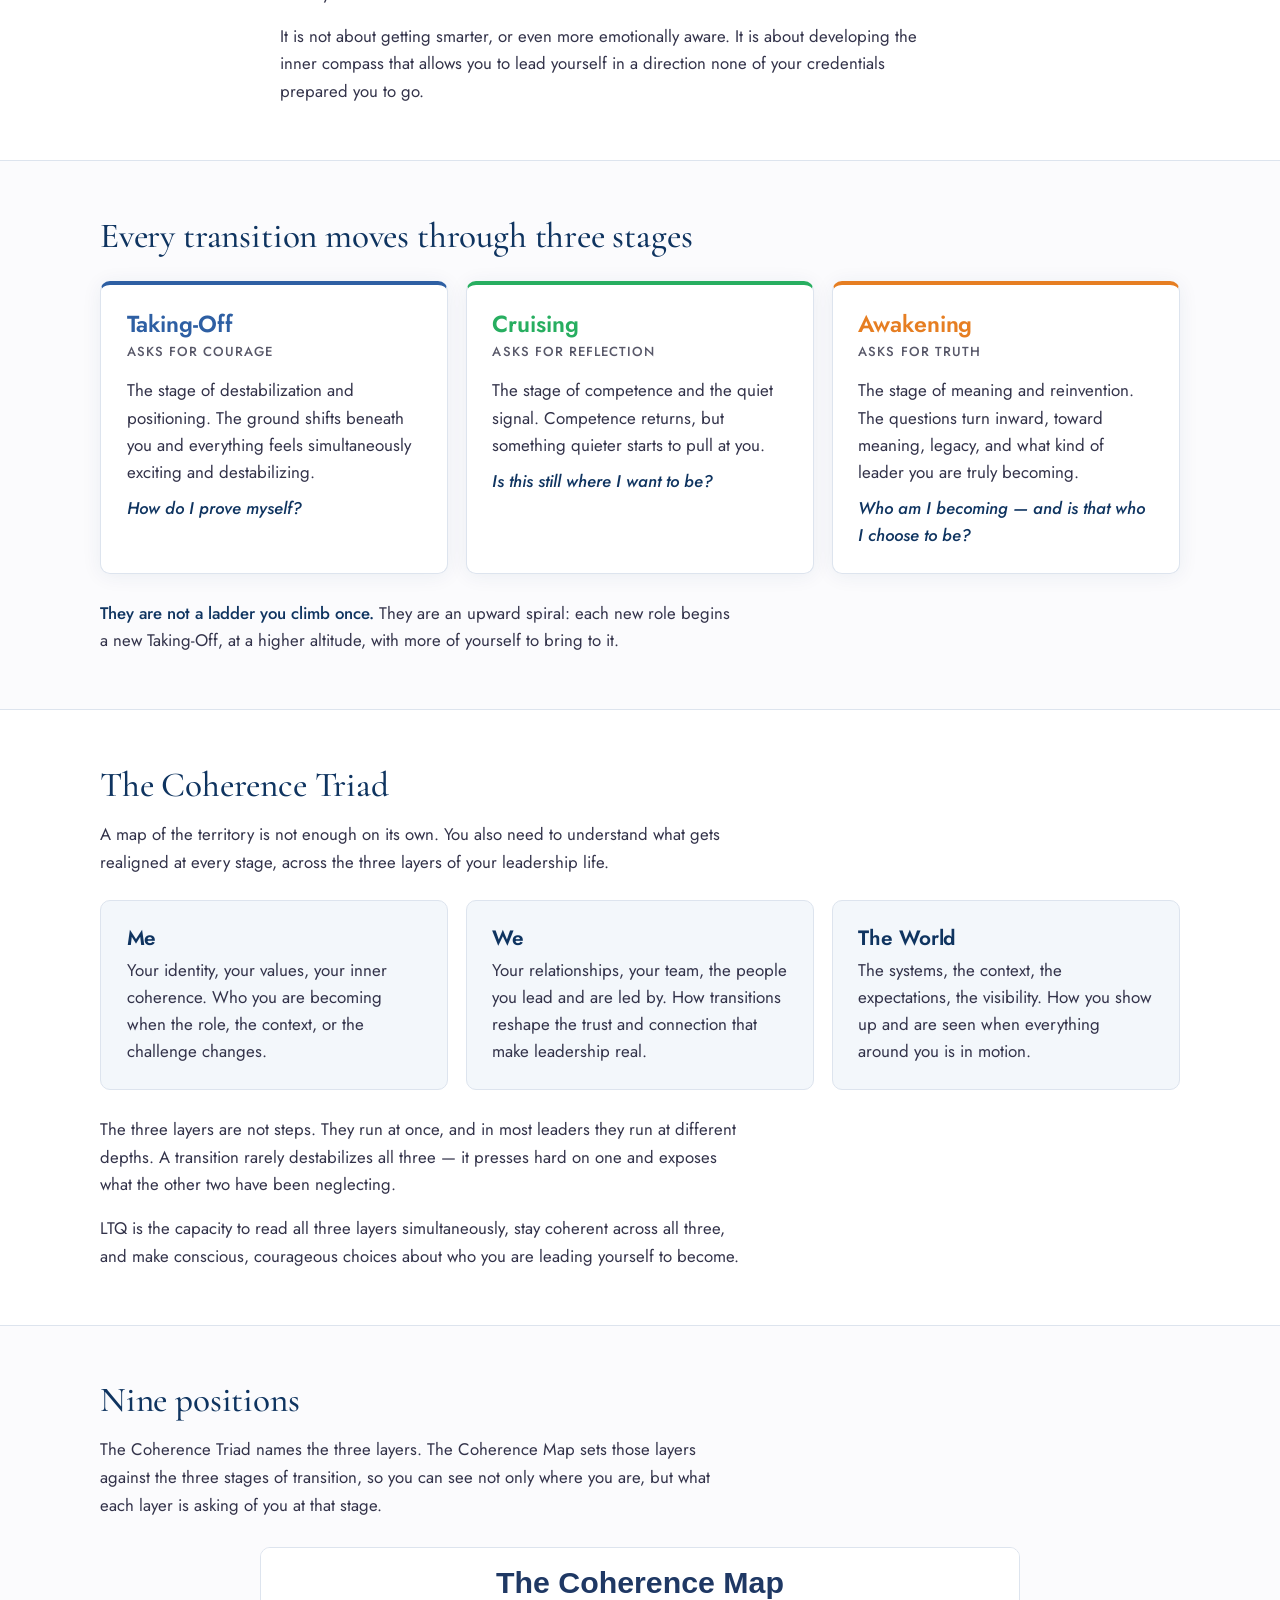
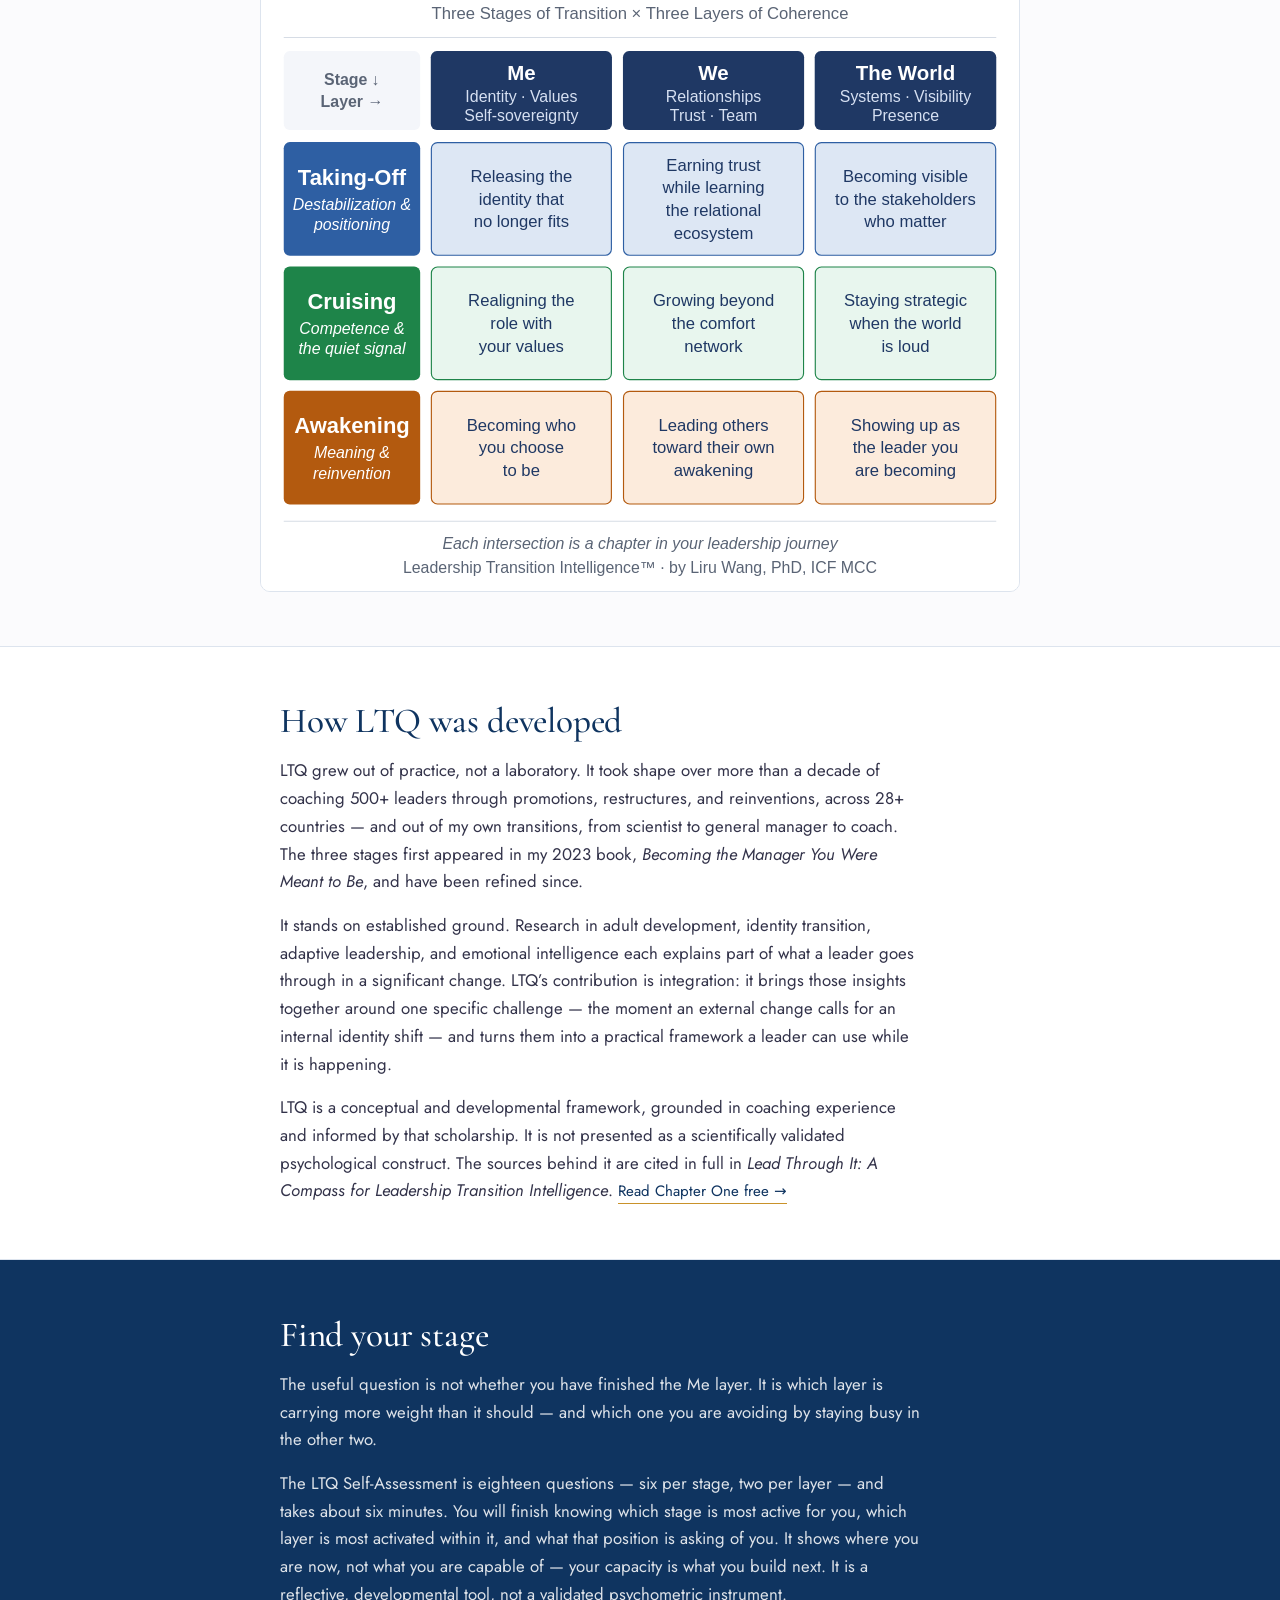
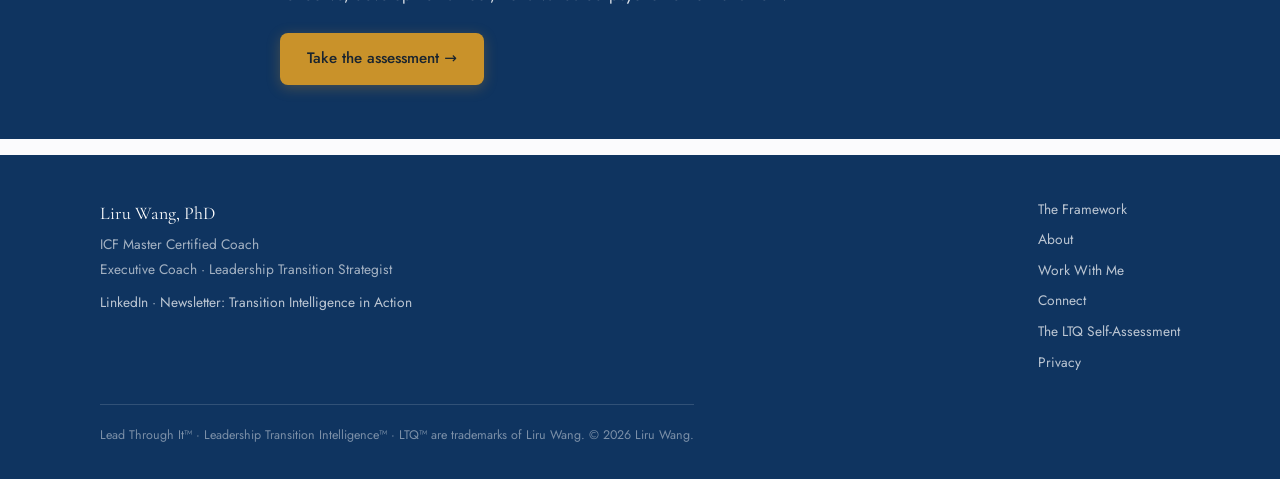
<file: framework.html>
<!DOCTYPE html>
<html lang="en">
<head>
<meta charset="UTF-8">
<meta name="viewport" content="width=device-width, initial-scale=1">
<title>The LTQ Framework — Leadership Transition Intelligence</title>
<meta name="description" content="Three stages, three layers, nine positions. The Coherence Map and the framework behind Lead Through It, by Liru Wang, PhD, ICF Master Certified Coach.">
<link rel="canonical" href="https://leadershiptransitionintelligence.com/framework.html">
<meta property="og:type" content="website">
<meta property="og:site_name" content="Leadership Transition Intelligence">
<meta property="og:title" content="The LTQ Framework — Leadership Transition Intelligence">
<meta property="og:description" content="Three stages, three layers, nine positions. The Coherence Map and the framework behind Lead Through It, by Liru Wang, PhD, ICF Master Certified Coach.">
<meta property="og:url" content="https://leadershiptransitionintelligence.com/framework.html">
<meta name="twitter:card" content="summary">
<link rel="preconnect" href="https://fonts.googleapis.com"><link rel="preconnect" href="https://fonts.gstatic.com" crossorigin><link href="https://fonts.googleapis.com/css2?family=Cormorant+Garamond:ital,wght@0,500;0,600;1,400;1,500&family=Jost:wght@300;400;500;600&display=swap" rel="stylesheet">
<link rel="stylesheet" href="site.css">
<script type="application/ld+json">{"@context": "https://schema.org", "@graph": [{"@type": "Person", "@id": "https://leadershiptransitionintelligence.com/#liru", "name": "Liru Wang", "honorificSuffix": "PhD", "jobTitle": ["Executive Coach", "Leadership Transition Strategist"], "description": "Executive coach for leaders in transition. Creator of the Leadership Transition Intelligence (LTQ) framework and author of Lead Through It.", "url": "https://leadershiptransitionintelligence.com", "sameAs": ["https://www.linkedin.com/in/liruwang/"], "knowsLanguage": ["en", "zh"], "address": {"@type": "PostalAddress", "addressLocality": "Edmonton", "addressRegion": "AB", "addressCountry": "CA"}, "hasCredential": [{"@type": "EducationalOccupationalCredential", "name": "ICF Master Certified Coach (MCC)", "credentialCategory": "certification", "recognizedBy": {"@type": "Organization", "name": "International Coaching Federation"}}, {"@type": "EducationalOccupationalCredential", "name": "PhD", "credentialCategory": "degree"}], "knowsAbout": ["Leadership transitions", "Executive coaching", "Leadership development", "Leadership Transition Intelligence", "Cross-cultural leadership"]}, {"@type": "Book", "@id": "https://leadershiptransitionintelligence.com/#book", "name": "Lead Through It: A Compass for Leadership Transition Intelligence", "author": {"@id": "https://leadershiptransitionintelligence.com/#liru"}, "inLanguage": "en", "bookFormat": "https://schema.org/Paperback", "about": "Leadership transitions, identity, and the Leadership Transition Intelligence framework"}, {"@type": "WebSite", "@id": "https://leadershiptransitionintelligence.com/#site", "url": "https://leadershiptransitionintelligence.com", "name": "Leadership Transition Intelligence", "publisher": {"@id": "https://leadershiptransitionintelligence.com/#liru"}}]}</script>
</head>
<body>
<a class="skip" href="#main">Skip to content</a>
<header class="site-header">
  <div class="header-inner">
    <a class="wordmark" href="index.html">Lead Through It<span>&trade;</span></a>
    <nav class="main" aria-label="Main">
      <a href="framework.html" aria-current="page">The Framework</a><a href="early-reader.html">The Book</a><a href="about.html">About</a><a href="work-with-me.html">Work With Me</a><a href="connect.html">Connect</a>
      <a class="nav-cta" href="assessment.html" target="_blank" rel="noopener">Take the assessment</a>
    </nav>
  </div>
</header>
<section class="hero hero-fw">
  <div class="hero-inner">
    <h1 class="h1-oneline">Leadership Transition Intelligence&trade;</h1>
    <div class="hero-grid-fw">
      <div>
        <p class="sub">The intelligence that operates in the gap IQ and EQ do not cover.</p>
        <p class="oneline">A transition reveals the leader you have been &mdash; and asks for the leader you are becoming.</p>
        <div class="actions">
          <a class="btn" href="assessment.html" target="_blank" rel="noopener">Find your stage &mdash; 6-minute assessment &rarr;</a>
        </div>
      </div>
      <aside class="hero-card iq-card" aria-label="IQ, EQ and LTQ compared">
        <div class="hc-label">Three intelligences</div>
        <div class="iq-row"><span class="iq-tag">IQ</span><span>Analyze, strategize, solve</span></div>
        <div class="iq-row"><span class="iq-tag">EQ</span><span>Understand and manage emotions &mdash; yours and others&rsquo;</span></div>
        <div class="iq-row iq-ltq"><span class="iq-tag">LTQ</span><span>See the patterns a transition reveals &mdash; and transform them on purpose</span></div>
      </aside>
    </div>
  </div>
</section>
<main id="main">

<section><div class="narrow">
  <h2>Why IQ and EQ aren&rsquo;t enough</h2>
  <p>Those two named intelligences each earn their place. IQ &mdash; the capacity to analyze,
     strategize, and solve &mdash; is table stakes at the senior level, where virtually everyone in
     the room has it. EQ &mdash; the capacity to understand, manage, and use our emotions, while
     recognizing and influencing the emotions of others &mdash; has, over two decades, rightly become
     a cornerstone of leadership development.</p>
  <p>But neither was designed to address the moment when an external change is calling for an
     internal identity evolution, not just an operational response.</p>
  <p>That is an LTQ gap.</p>
  <p>LTQ does not replace either one. It draws on both, and organizes them around the moment of
     transition itself.</p>
</div></section>

<section class="band"><div class="narrow">
  <h2>Recognize. Navigate. Act.</h2>
  <p class="definition"><strong class="def-term">Leadership Transition Intelligence</strong> is the capacity to see the patterns of
     identity, relationship, and context that every significant transition reveals &mdash; and to
     transform them on purpose rather than be shaped by them.</p>
  <p>It is the inner competence that allows a leader to:</p>
  <ul class="plain">
    <li><strong>Recognize</strong> when an external change is calling for an internal identity
        evolution, not just an operational response. To see the transition inside the change before
        it becomes a crisis.</li>
    <li><strong>Navigate</strong> the stages of that internal journey with awareness rather than
        reaction, so that fear, confusion, and imposter moments become information rather than
        derailment.</li>
    <li><strong>Act</strong> with intention, making deliberate choices about who they are leading
        themselves to become, rather than defaulting to familiar behaviors that no longer serve the
        altitude they are at.</li>
  </ul>
  <p>It is not about getting smarter, or even more emotionally aware. It is about developing the
     inner compass that allows you to lead yourself in a direction none of your credentials prepared
     you to go.</p>
</div></section>

<section><div class="wrap">
  <h2>Every transition moves through three stages</h2>
  <div class="stages">
  <div class="stage s-taking">
    <h3>Taking-Off</h3><div class="asks">asks for courage</div>
    <p>The stage of destabilization and positioning. The ground shifts beneath you and everything
       feels simultaneously exciting and destabilizing.</p>
    <p class="q">How do I prove myself?</p>
  </div>
  <div class="stage s-cruising">
    <h3>Cruising</h3><div class="asks">asks for reflection</div>
    <p>The stage of competence and the quiet signal. Competence returns, but something quieter
       starts to pull at you.</p>
    <p class="q">Is this still where I want to be?</p>
  </div>
  <div class="stage s-awakening">
    <h3>Awakening</h3><div class="asks">asks for truth</div>
    <p>The stage of meaning and reinvention. The questions turn inward, toward meaning, legacy,
       and what kind of leader you are truly becoming.</p>
    <p class="q">Who am I becoming &mdash; and is that who I choose to be?</p>
  </div>
</div>
  <p style="margin-top:1.6rem"><strong>They are not a ladder you climb once.</strong> They are an
     upward spiral: each new role begins a new Taking-Off, at a higher altitude, with more of
     yourself to bring to it.</p>
</div></section>

<section class="band"><div class="wrap">
  <h2>The Coherence Triad</h2>
  <p>A map of the territory is not enough on its own. You also need to understand what gets
     realigned at every stage, across the three layers of your leadership life.</p>
  <div class="layers">
  <div class="layer"><h3>Me</h3>
    <p>Your identity, your values, your inner coherence. Who you are becoming when the role,
       the context, or the challenge changes.</p></div>
  <div class="layer"><h3>We</h3>
    <p>Your relationships, your team, the people you lead and are led by. How transitions reshape
       the trust and connection that make leadership real.</p></div>
  <div class="layer"><h3>The World</h3>
    <p>The systems, the context, the expectations, the visibility. How you show up and are seen
       when everything around you is in motion.</p></div>
</div>
  <p style="margin-top:1.6rem">The three layers are not steps. They run at once, and in most leaders
     they run at different depths. A transition rarely destabilizes all three &mdash; it presses hard
     on one and exposes what the other two have been neglecting.</p>
  <p>LTQ is the capacity to read all three layers simultaneously, stay coherent across all three, and
     make conscious, courageous choices about who you are leading yourself to become.</p>
</div></section>

<section><div class="wrap">
  <h2>Nine positions</h2>
  <p>The Coherence Triad names the three layers. The Coherence Map sets those layers against the
     three stages of transition, so you can see not only where you are, but what each layer is asking
     of you at that stage.</p>
  <figure class="map-figure"><img src="coherence-map.svg" alt="The Coherence Map: the three stages of transition (Taking-Off, Cruising, Awakening) set against the three layers of coherence (Me, We, The World), giving nine positions."></figure>
  <table class="map-table alt"><caption>The Coherence Map — three stages of transition across three layers of coherence.</caption><thead><tr><td></td><th scope="col">Me</th><th scope="col">We</th><th scope="col">The World</th></tr></thead><tbody><tr class="r-taking"><th scope="row">Taking-Off</th><td data-layer="Me">Releasing the identity that no longer fits</td><td data-layer="We">Earning trust while learning the relational ecosystem</td><td data-layer="The World">Becoming visible to the stakeholders who matter</td></tr><tr class="r-cruising"><th scope="row">Cruising</th><td data-layer="Me">Realigning the role with your values</td><td data-layer="We">Growing beyond the comfort network</td><td data-layer="The World">Staying strategic when the world is loud</td></tr><tr class="r-awakening"><th scope="row">Awakening</th><td data-layer="Me">Becoming who you choose to be</td><td data-layer="We">Leading others toward their own awakening</td><td data-layer="The World">Showing up as the leader you are becoming</td></tr></tbody></table>
</div></section>

<section class="band"><div class="narrow">
  <h2>How LTQ was developed</h2>
  <p>LTQ grew out of practice, not a laboratory. It took shape over more than a decade of coaching
     500+ leaders through promotions, restructures, and reinventions, across 28+
     countries &mdash; and out of my own transitions, from scientist to general manager to coach.
     The three stages first appeared in my 2023 book, <em>Becoming the Manager You Were Meant to
     Be</em>, and have been refined since.</p>
  <p>It stands on established ground. Research in adult development, identity transition, adaptive
     leadership, and emotional intelligence each explains part of what a leader goes through in a
     significant change. LTQ&rsquo;s contribution is integration: it brings those insights together
     around one specific challenge &mdash; the moment an external change calls for an internal
     identity shift &mdash; and turns them into a practical framework a leader can use while it is
     happening.</p>
  <p>LTQ is a conceptual and developmental framework, grounded in coaching experience and informed
     by that scholarship. It is not presented as a scientifically validated psychological
     construct. The sources behind it are cited in full in <em>Lead Through It: A Compass for
     Leadership Transition Intelligence</em>. <a class="textlink" href="early-reader.html">Read
     Chapter One free &rarr;</a></p>
</div></section>
<section class="band-navy"><div class="narrow">
  <h2>Find your stage</h2>
  <p>The useful question is not whether you have finished the Me layer. It is which layer is carrying
     more weight than it should &mdash; and which one you are avoiding by staying busy in the other
     two.</p>
  <p>The LTQ Self-Assessment is eighteen questions &mdash; six per stage, two per layer &mdash; and
     takes about six minutes. You will finish knowing which stage is most active for you, which layer
     is most activated within it, and what that position is asking of you. It shows where you are
     now, not what you are capable of &mdash; your capacity is what you build next. It is a
     reflective, developmental tool, not a validated psychometric instrument.</p>
  <div class="actions"><a class="btn" href="assessment.html" target="_blank" rel="noopener">Take the assessment &rarr;</a></div>
</div></section>

</main>
<footer>
  <div class="wrap">
    <div>
      <div class="fname">Liru Wang, PhD</div>
      <div>ICF Master Certified Coach</div>
      <div>Executive Coach &middot; Leadership Transition Strategist</div>
      <div style="margin-top:.5rem"><a href="https://www.linkedin.com/in/liruwang/" target="_blank" rel="noopener">LinkedIn</a>
        &middot; <a href="https://www.linkedin.com/newsletters/transition-intelligence-in-act-7405003066569031680/" target="_blank" rel="noopener">Newsletter: Transition Intelligence in Action</a></div>
    </div>
    <nav aria-label="Footer">
      <a href="framework.html">The Framework</a>
      <a href="about.html">About</a>
      <a href="work-with-me.html">Work With Me</a>
      <a href="connect.html">Connect</a>
      <a href="assessment.html" target="_blank" rel="noopener">The LTQ Self-Assessment</a>
      <a href="privacy.html">Privacy</a>
    </nav>
  </div>
  <div class="wrap"><div class="footer-legal">
    Lead Through It&trade; &middot; Leadership Transition Intelligence&trade; &middot; LTQ&trade;
    are trademarks of Liru Wang. &copy; 2026 Liru Wang.
  </div></div>
</footer>
</body>
</html>
</file>
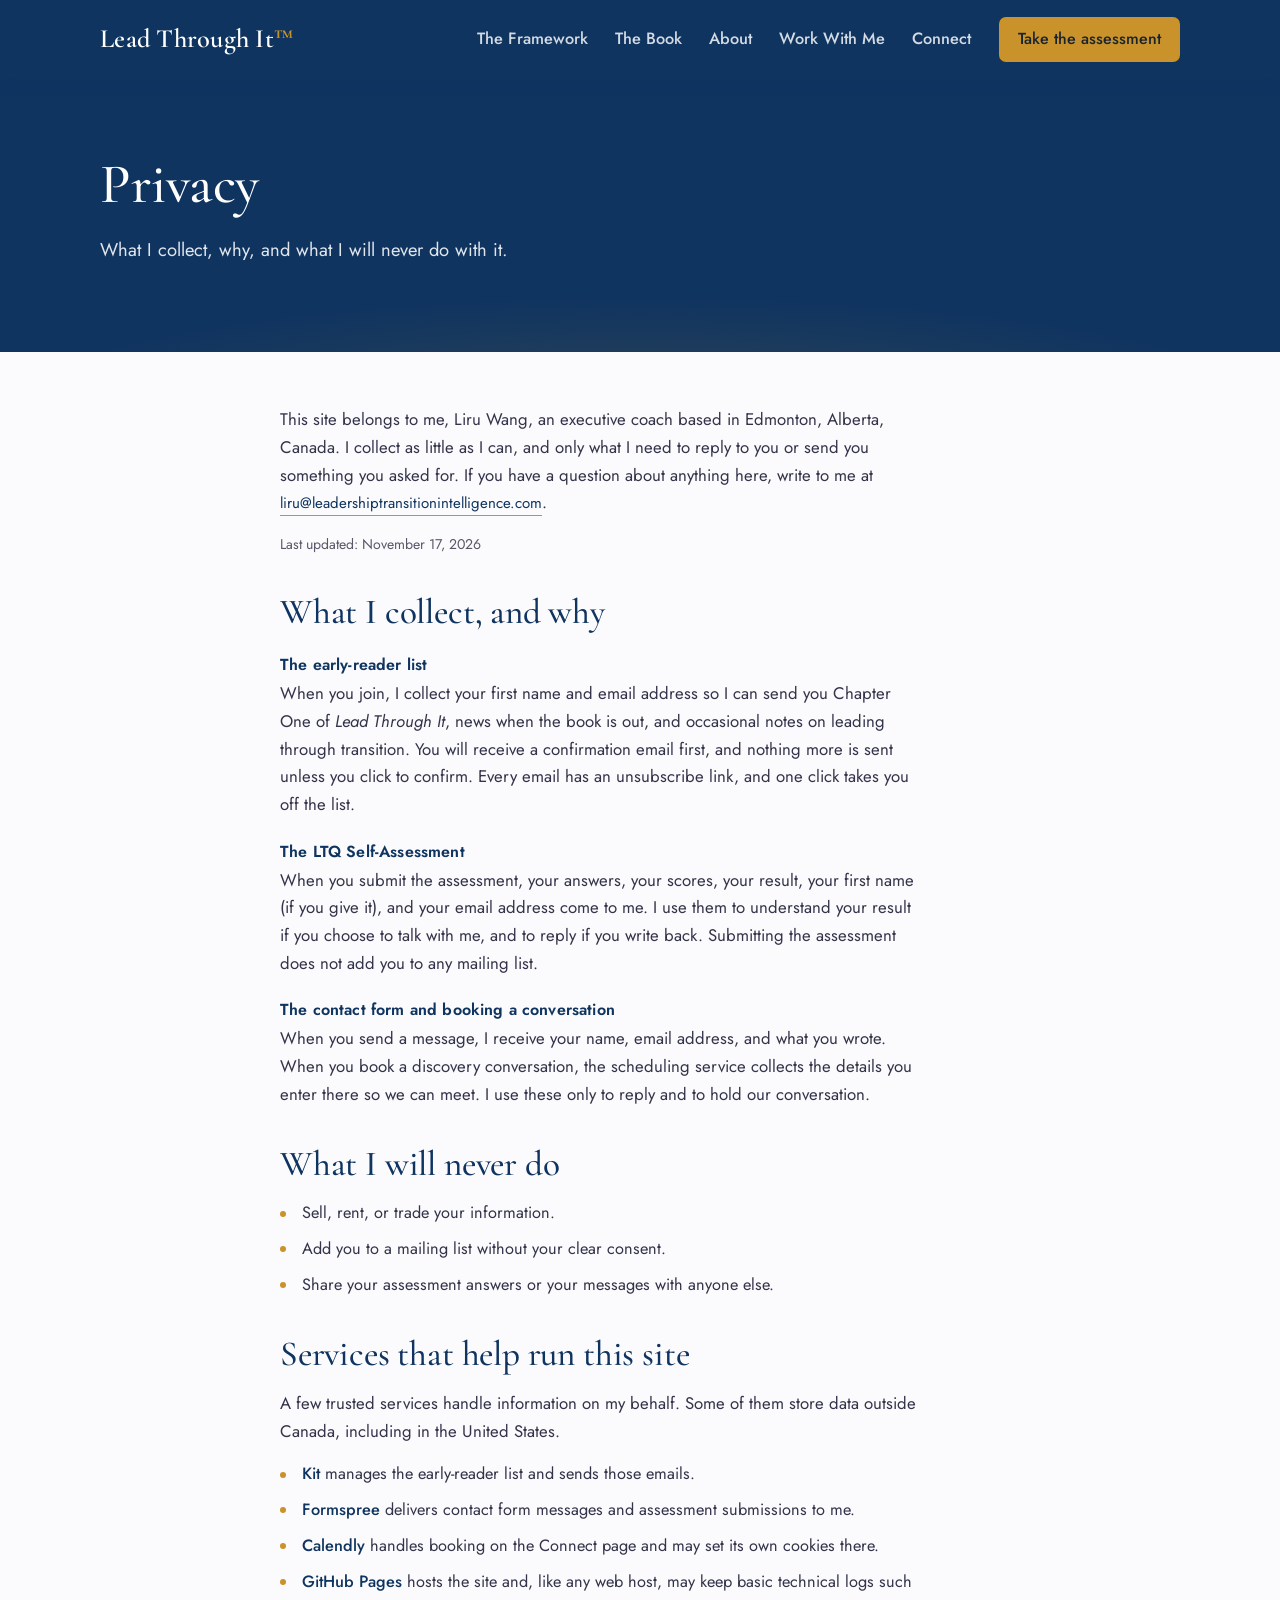
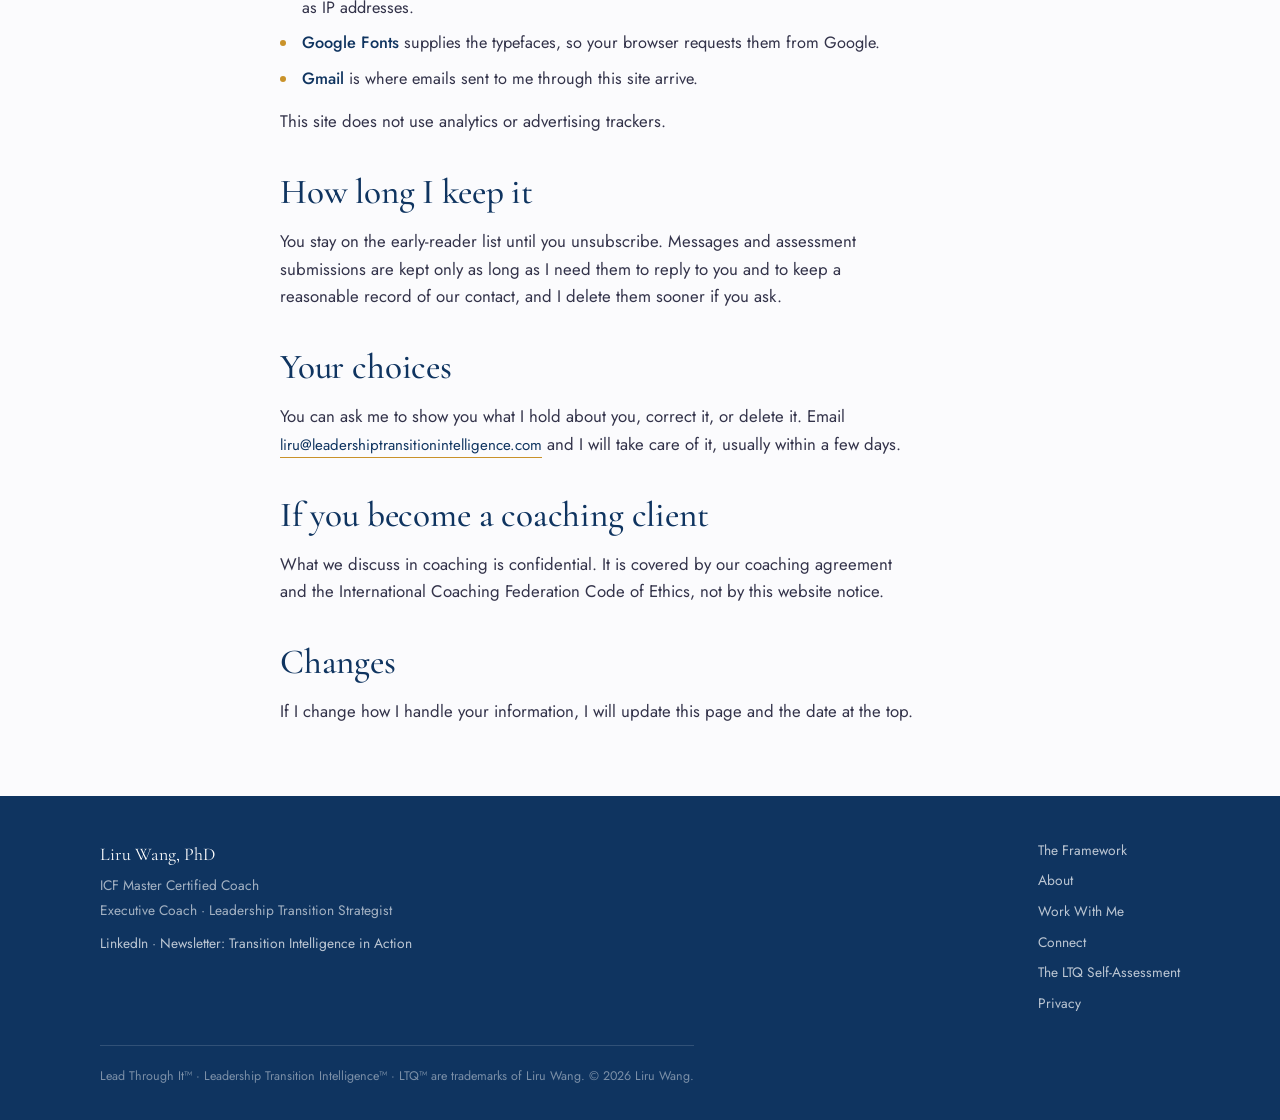
<file: privacy.html>
<!DOCTYPE html>
<html lang="en">
<head>
<meta charset="UTF-8">
<meta name="viewport" content="width=device-width, initial-scale=1">
<title>Privacy — Leadership Transition Intelligence</title>
<meta name="description" content="How Liru Wang collects, uses, and protects the information you share through this site.">
<link rel="canonical" href="https://leadershiptransitionintelligence.com/privacy.html">
<meta property="og:type" content="website">
<meta property="og:site_name" content="Leadership Transition Intelligence">
<meta property="og:title" content="Privacy — Leadership Transition Intelligence">
<meta property="og:description" content="How Liru Wang collects, uses, and protects the information you share through this site.">
<meta property="og:url" content="https://leadershiptransitionintelligence.com/privacy.html">
<meta name="twitter:card" content="summary">
<link rel="preconnect" href="https://fonts.googleapis.com"><link rel="preconnect" href="https://fonts.gstatic.com" crossorigin><link href="https://fonts.googleapis.com/css2?family=Cormorant+Garamond:ital,wght@0,500;0,600;1,400;1,500&family=Jost:wght@300;400;500;600&display=swap" rel="stylesheet">
<link rel="stylesheet" href="site.css">
<style>
.updated{font-size:.88rem;color:var(--soft);margin-top:.75rem}
.privacy h2{margin-top:2.25rem}
.privacy h3{margin:1.5rem 0 .35rem;font-family:"Jost",sans-serif;font-weight:600;font-size:1rem;letter-spacing:.01em}
</style>
</head>
<body>
<a class="skip" href="#main">Skip to content</a>
<header class="site-header">
  <div class="header-inner">
    <a class="wordmark" href="index.html">Lead Through It<span>&trade;</span></a>
    <nav class="main" aria-label="Main">
      <a href="framework.html">The Framework</a><a href="early-reader.html">The Book</a><a href="about.html">About</a><a href="work-with-me.html">Work With Me</a><a href="connect.html">Connect</a>
      <a class="nav-cta" href="assessment.html" target="_blank" rel="noopener">Take the assessment</a>
    </nav>
  </div>
</header>
<section class="hero"><div class="hero-inner">
  <h1>Privacy</h1>
  <p class="sub">What I collect, why, and what I will never do with it.</p>
</div></section>
<main id="main">
<section><div class="narrow privacy">

  <p>This site belongs to me, Liru Wang, an executive coach based in Edmonton, Alberta, Canada.
     I collect as little as I can, and only what I need to reply to you or send you something
     you asked for. If you have a question about anything here, write to me at
     <a class="textlink" href="mailto:liru@leadershiptransitionintelligence.com">liru@leadershiptransitionintelligence.com</a>.</p>
  <p class="updated">Last updated: November 17, 2026</p>

  <h2>What I collect, and why</h2>

  <h3>The early-reader list</h3>
  <p>When you join, I collect your first name and email address so I can send you Chapter One of
     <em>Lead Through It</em>, news when the book is out, and occasional notes on leading through
     transition. You will receive a confirmation email first, and nothing more is sent unless
     you click to confirm. Every email has an unsubscribe link, and one click takes you off the
     list.</p>

  <h3>The LTQ Self-Assessment</h3>
  <p>When you submit the assessment, your answers, your scores, your result, your first name
     (if you give it), and your email address come to me. I use them to understand your result
     if you choose to talk with me, and to reply if you write back. Submitting the assessment
     does not add you to any mailing list.</p>

  <h3>The contact form and booking a conversation</h3>
  <p>When you send a message, I receive your name, email address, and what you wrote. When you
     book a discovery conversation, the scheduling service collects the details you enter there
     so we can meet. I use these only to reply and to hold our conversation.</p>

  <h2>What I will never do</h2>
  <ul class="plain">
    <li>Sell, rent, or trade your information.</li>
    <li>Add you to a mailing list without your clear consent.</li>
    <li>Share your assessment answers or your messages with anyone else.</li>
  </ul>

  <h2>Services that help run this site</h2>
  <p>A few trusted services handle information on my behalf. Some of them store data outside
     Canada, including in the United States.</p>
  <ul class="plain">
    <li><strong>Kit</strong> manages the early-reader list and sends those emails.</li>
    <li><strong>Formspree</strong> delivers contact form messages and assessment submissions to me.</li>
    <li><strong>Calendly</strong> handles booking on the Connect page and may set its own cookies there.</li>
    <li><strong>GitHub Pages</strong> hosts the site and, like any web host, may keep basic technical logs such as IP addresses.</li>
    <li><strong>Google Fonts</strong> supplies the typefaces, so your browser requests them from Google.</li>
    <li><strong>Gmail</strong> is where emails sent to me through this site arrive.</li>
  </ul>
  <p>This site does not use analytics or advertising trackers.</p>

  <h2>How long I keep it</h2>
  <!-- CONFIRM: retention periods written by Claude. Change them to match what you actually do. -->
  <p>You stay on the early-reader list until you unsubscribe. Messages and assessment submissions
     are kept only as long as I need them to reply to you and to keep a reasonable record of our
     contact, and I delete them sooner if you ask.</p>

  <h2>Your choices</h2>
  <p>You can ask me to show you what I hold about you, correct it, or delete it. Email
     <a class="textlink" href="mailto:liru@leadershiptransitionintelligence.com">liru@leadershiptransitionintelligence.com</a>
     and I will take care of it, usually within a few days.</p>

  <h2>If you become a coaching client</h2>
  <p>What we discuss in coaching is confidential. It is covered by our coaching agreement and the
     International Coaching Federation Code of Ethics, not by this website notice.</p>

  <h2>Changes</h2>
  <p>If I change how I handle your information, I will update this page and the date at the top.</p>

</div></section>
</main>
<footer>
  <div class="wrap">
    <div>
      <div class="fname">Liru Wang, PhD</div>
      <div>ICF Master Certified Coach</div>
      <div>Executive Coach &middot; Leadership Transition Strategist</div>
      <div style="margin-top:.5rem"><a href="https://www.linkedin.com/in/liruwang/" target="_blank" rel="noopener">LinkedIn</a>
        &middot; <a href="https://www.linkedin.com/newsletters/transition-intelligence-in-act-7405003066569031680/" target="_blank" rel="noopener">Newsletter: Transition Intelligence in Action</a></div>
    </div>
    <nav aria-label="Footer">
      <a href="framework.html">The Framework</a>
      <a href="about.html">About</a>
      <a href="work-with-me.html">Work With Me</a>
      <a href="connect.html">Connect</a>
      <a href="assessment.html" target="_blank" rel="noopener">The LTQ Self-Assessment</a>
      <a href="privacy.html" aria-current="page">Privacy</a>
    </nav>
  </div>
  <div class="wrap"><div class="footer-legal">
    Lead Through It&trade; &middot; Leadership Transition Intelligence&trade; &middot; LTQ&trade;
    are trademarks of Liru Wang. &copy; 2026 Liru Wang.
  </div></div>
</footer>
</body>
</html>
</file>
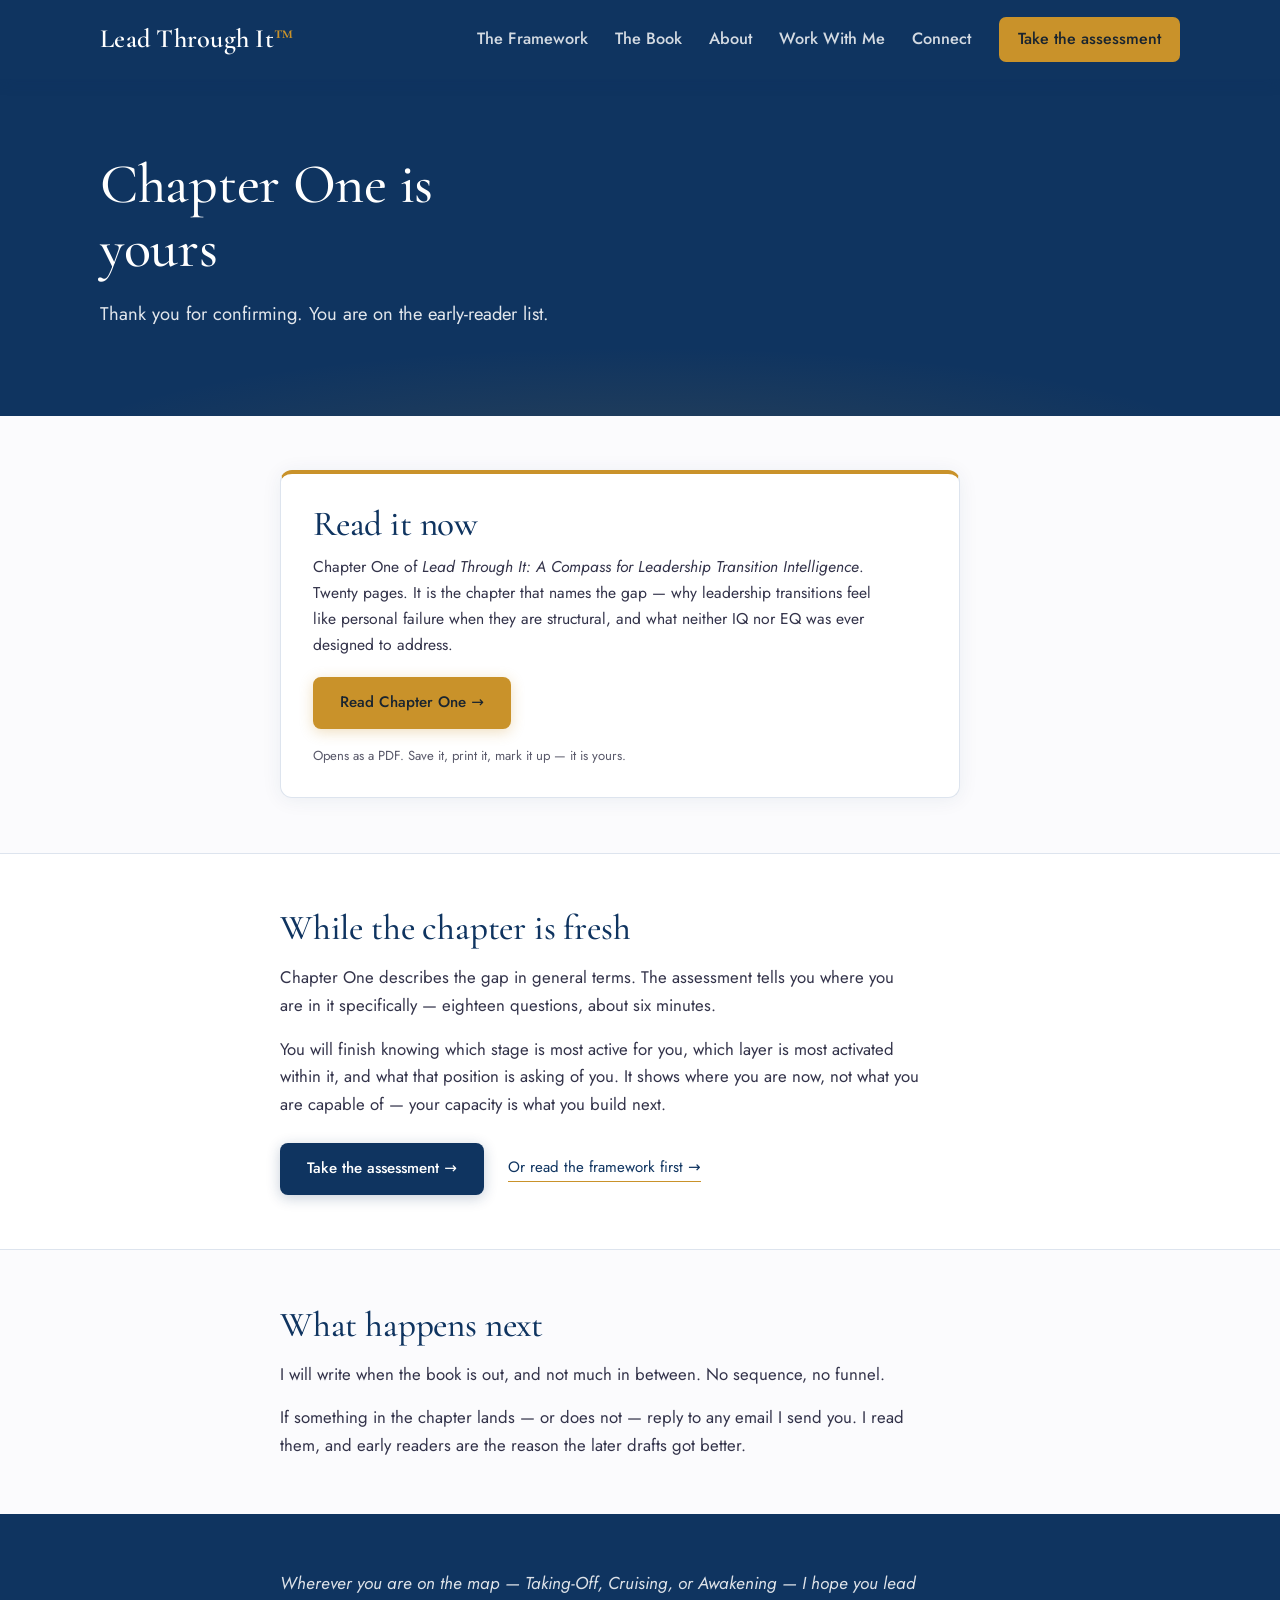
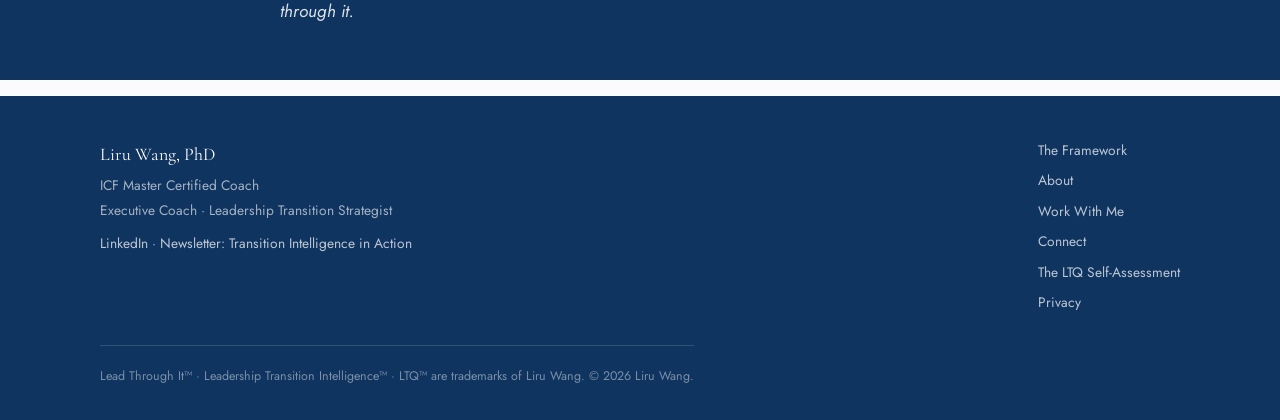
<file: thank-you.html>
<!DOCTYPE html>
<html lang="en">
<head>
<meta charset="UTF-8">
<meta name="viewport" content="width=device-width, initial-scale=1">
<title>Chapter One is yours — Lead Through It</title>
<meta name="description" content="Thank you for confirming. Download Chapter One of Lead Through It by Liru Wang, and find your leadership transition stage.">
<link rel="canonical" href="https://leadershiptransitionintelligence.com/thank-you.html">
<meta property="og:type" content="website">
<meta property="og:site_name" content="Leadership Transition Intelligence">
<meta property="og:title" content="Chapter One is yours">
<meta property="og:description" content="Join the early-reader list for Lead Through It by Liru Wang. Get the first chapter now and word the day the book is out.">
<meta property="og:url" content="https://leadershiptransitionintelligence.com/thank-you.html">
<meta name="twitter:card" content="summary">
<link rel="preconnect" href="https://fonts.googleapis.com"><link rel="preconnect" href="https://fonts.gstatic.com" crossorigin><link href="https://fonts.googleapis.com/css2?family=Cormorant+Garamond:ital,wght@0,500;0,600;1,400;1,500&family=Jost:wght@300;400;500&display=swap" rel="stylesheet">
<link rel="stylesheet" href="site.css">
<script type="application/ld+json">{"@context": "https://schema.org", "@graph": [{"@type": "Person", "@id": "https://leadershiptransitionintelligence.com/#liru", "name": "Liru Wang", "honorificSuffix": "PhD", "jobTitle": ["Executive Coach", "Leadership Transition Strategist"], "description": "Executive coach for leaders in transition. Creator of the Leadership Transition Intelligence (LTQ) framework and author of Lead Through It.", "url": "https://leadershiptransitionintelligence.com", "sameAs": ["https://www.linkedin.com/in/liruwang/"], "knowsLanguage": ["en", "zh"], "address": {"@type": "PostalAddress", "addressLocality": "Edmonton", "addressRegion": "AB", "addressCountry": "CA"}, "hasCredential": [{"@type": "EducationalOccupationalCredential", "name": "ICF Master Certified Coach (MCC)", "credentialCategory": "certification", "recognizedBy": {"@type": "Organization", "name": "International Coaching Federation"}}, {"@type": "EducationalOccupationalCredential", "name": "PhD", "credentialCategory": "degree"}], "knowsAbout": ["Leadership transitions", "Executive coaching", "Leadership development", "Leadership Transition Intelligence", "Cross-cultural leadership"]}, {"@type": "Book", "@id": "https://leadershiptransitionintelligence.com/#book", "name": "Lead Through It: A Compass for Leadership Transition Intelligence", "author": {"@id": "https://leadershiptransitionintelligence.com/#liru"}, "inLanguage": "en", "bookFormat": "https://schema.org/Paperback", "about": "Leadership transitions, identity, and the Leadership Transition Intelligence framework"}, {"@type": "WebSite", "@id": "https://leadershiptransitionintelligence.com/#site", "url": "https://leadershiptransitionintelligence.com", "name": "Leadership Transition Intelligence", "publisher": {"@id": "https://leadershiptransitionintelligence.com/#liru"}}]}</script>
<style>
/* signup component — inlined so this page needs no change to site.css */
.signup{background:#fff;border:1px solid var(--border);border-top:4px solid var(--gold);
  border-radius:12px;padding:1.9rem 2rem;box-shadow:var(--shadow);max-width:680px}
.signup h2{margin-bottom:.6rem}
.signup > p{font-size:.98rem}
.signup-form{margin-top:1.2rem}
.signup-row{display:grid;grid-template-columns:1fr 1.3fr;gap:.9rem;margin-bottom:1rem}
.signup-row .field{margin-bottom:0}
.signup .field label{display:block;font-size:.88rem;font-weight:500;color:var(--navy);
  margin-bottom:.35rem}
.signup .field input{width:100%;border:1px solid var(--border);border-radius:7px;
  padding:.65rem .8rem;font-family:var(--sans);font-size:.95rem;color:var(--dark);
  background:var(--page);font-weight:300}
.signup .field input:focus{border-color:var(--navy-mid);outline-offset:1px}
.signup .form-note{margin-top:.9rem;max-width:52ch;font-size:.82rem;color:var(--soft)}
.signup .form-status{margin-top:.9rem;padding:.9rem 1.1rem;border-radius:8px;
  font-size:.93rem;display:none}
.signup .form-status.ok{display:block;background:#e8f5ee;border:1px solid #a8d8bc;color:#1a5c3a}
.signup .form-status.err{display:block;background:#fff3ed;border:1px solid #f4a46a;color:#8b3a00}
.band .signup{background:var(--navy-pale)}
@media (max-width:560px){.signup-row{grid-template-columns:1fr}.signup{padding:1.5rem 1.35rem}}
</style>
</head>
<body>
<a class="skip" href="#main">Skip to content</a>
<header class="site-header">
  <div class="header-inner">
    <a class="wordmark" href="index.html">Lead Through It<span>&trade;</span></a>
    <nav class="main" aria-label="Main">
      <a href="framework.html">The Framework</a><a href="early-reader.html">The Book</a><a href="about.html">About</a><a href="work-with-me.html">Work With Me</a><a href="connect.html">Connect</a>
      <a class="nav-cta" href="assessment.html" target="_blank" rel="noopener">Take the assessment</a>
    </nav>
  </div>
</header>
<section class="hero">
  <div class="hero-inner">
    <h1>Chapter One is yours</h1>
    <p class="sub">Thank you for confirming. You are on the early-reader list.</p>
  </div>
</section>
<main id="main">

<section><div class="narrow">
  <div class="signup">
    <h2>Read it now</h2>
    <p>Chapter One of <em>Lead Through It: A Compass for Leadership Transition Intelligence</em>.
       Twenty pages. It is the chapter that names the gap &mdash; why leadership transitions feel
       like personal failure when they are structural, and what neither IQ nor EQ was ever designed
       to address.</p>
    <p style="margin-top:1.2rem">
      <a class="btn" href="Lead-Through-It-Chapter-One.pdf" target="_blank" rel="noopener">Read Chapter One &rarr;</a>
    </p>
    <p class="form-note">Opens as a PDF. Save it, print it, mark it up — it is yours.</p>
  </div>
</div></section>

<section class="band"><div class="narrow">
  <h2>While the chapter is fresh</h2>
  <p>Chapter One describes the gap in general terms. The assessment tells you where you are in it
     specifically &mdash; eighteen questions, about six minutes.</p>
  <p>You will finish knowing which stage is most active for you, which layer is most activated
     within it, and what that position is asking of you. It shows where you are now, not what you
     are capable of &mdash; your capacity is what you build next.</p>
  <div class="actions">
    <a class="btn btn-navy" href="assessment.html" target="_blank" rel="noopener">Take the assessment &rarr;</a>
    <a class="textlink" href="framework.html">Or read the framework first &rarr;</a>
  </div>
</div></section>

<section><div class="narrow">
  <h2>What happens next</h2>
  <p>I will write when the book is out, and not much in between. No sequence, no funnel.</p>
  <p>If something in the chapter lands &mdash; or does not &mdash; reply to any email I send you.
     I read them, and early readers are the reason the later drafts got better.</p>
</div></section>

<section class="band-navy"><div class="narrow">
  <p style="font-size:1.08rem;font-style:italic">Wherever you are on the map &mdash; Taking-Off,
     Cruising, or Awakening &mdash; I hope you lead through it.</p>
</div></section>

</main>
<footer>
  <div class="wrap">
    <div>
      <div class="fname">Liru Wang, PhD</div>
      <div>ICF Master Certified Coach</div>
      <div>Executive Coach &middot; Leadership Transition Strategist</div>
      <div style="margin-top:.5rem"><a href="https://www.linkedin.com/in/liruwang/" target="_blank" rel="noopener">LinkedIn</a>
        &middot; <a href="https://www.linkedin.com/newsletters/transition-intelligence-in-act-7405003066569031680/" target="_blank" rel="noopener">Newsletter: Transition Intelligence in Action</a></div>
    </div>
    <nav aria-label="Footer">
      <a href="framework.html">The Framework</a>
      <a href="about.html">About</a>
      <a href="work-with-me.html">Work With Me</a>
      <a href="connect.html">Connect</a>
      <a href="assessment.html" target="_blank" rel="noopener">The LTQ Self-Assessment</a>
      <a href="privacy.html">Privacy</a>
    </nav>
  </div>
  <div class="wrap"><div class="footer-legal">
    Lead Through It&trade; &middot; Leadership Transition Intelligence&trade; &middot; LTQ&trade;
    are trademarks of Liru Wang. &copy; 2026 Liru Wang.
  </div></div>
</footer>
</body>
</html>
</file>
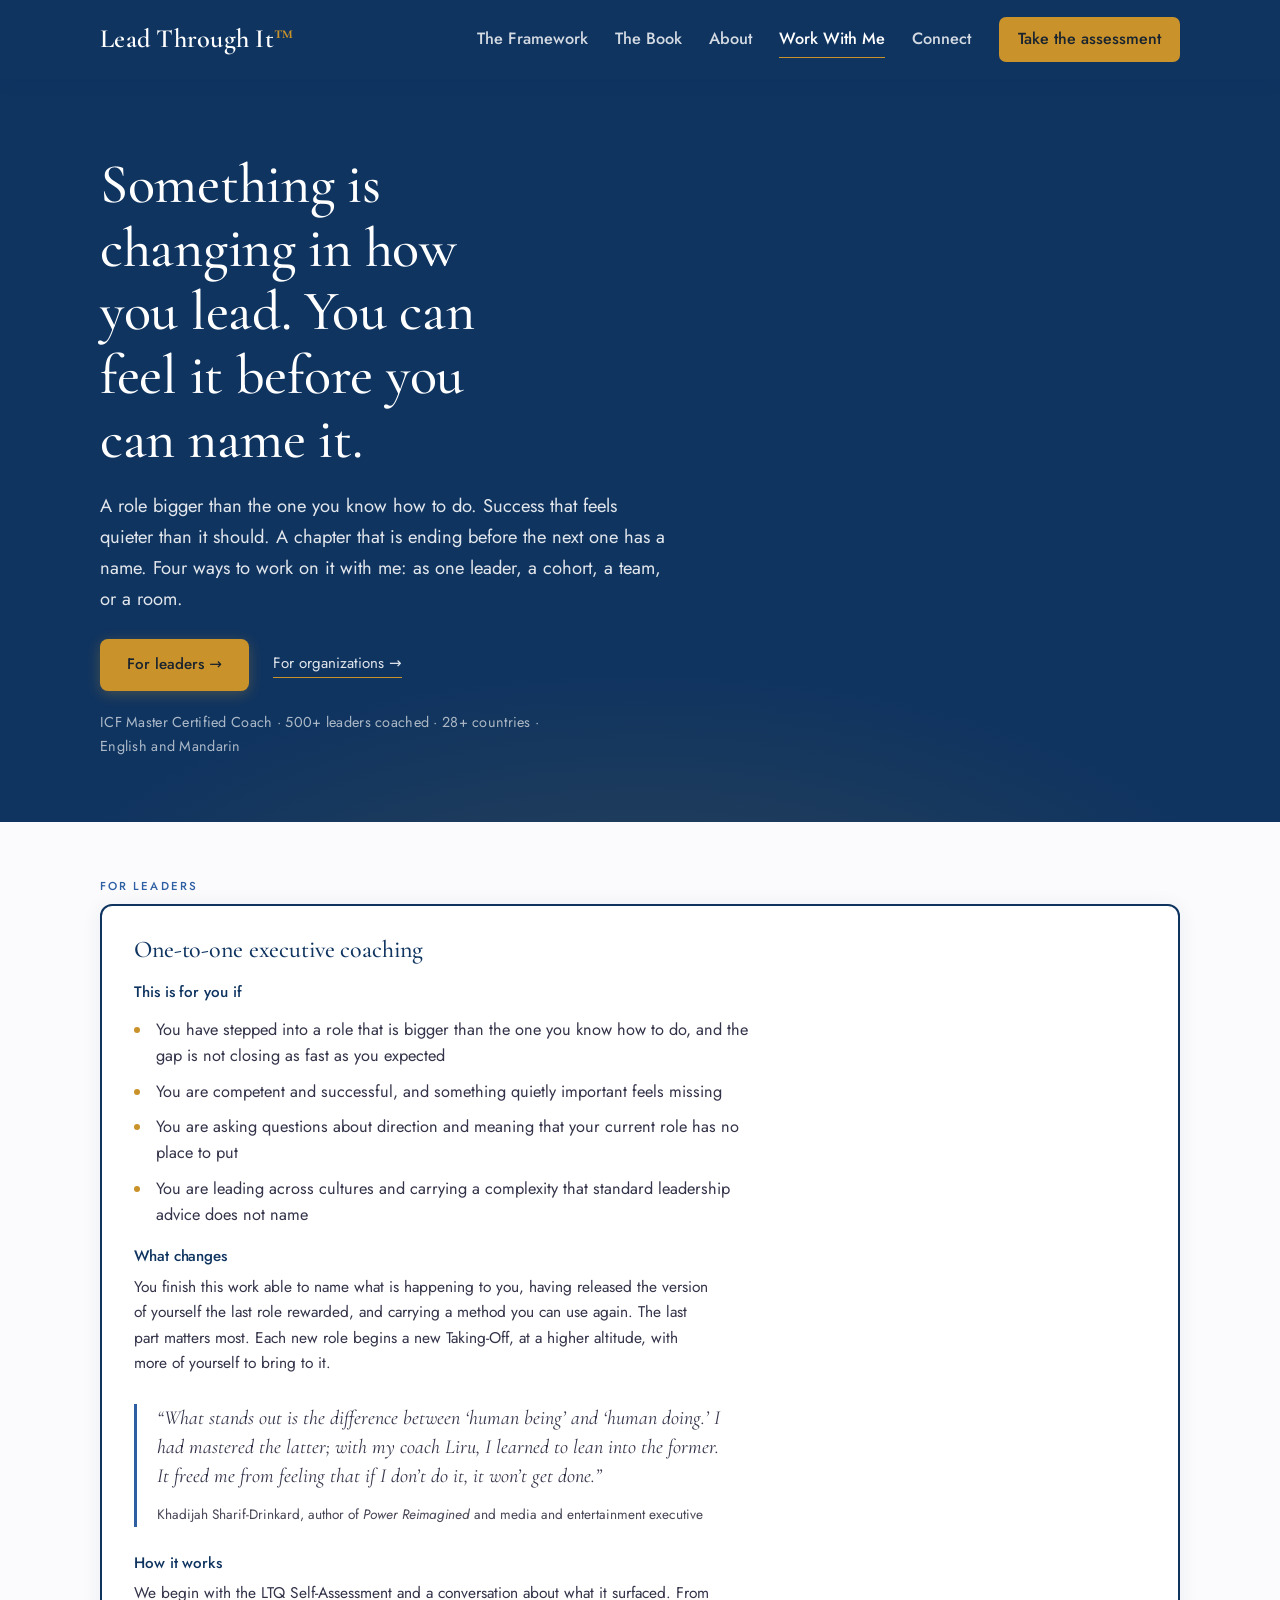
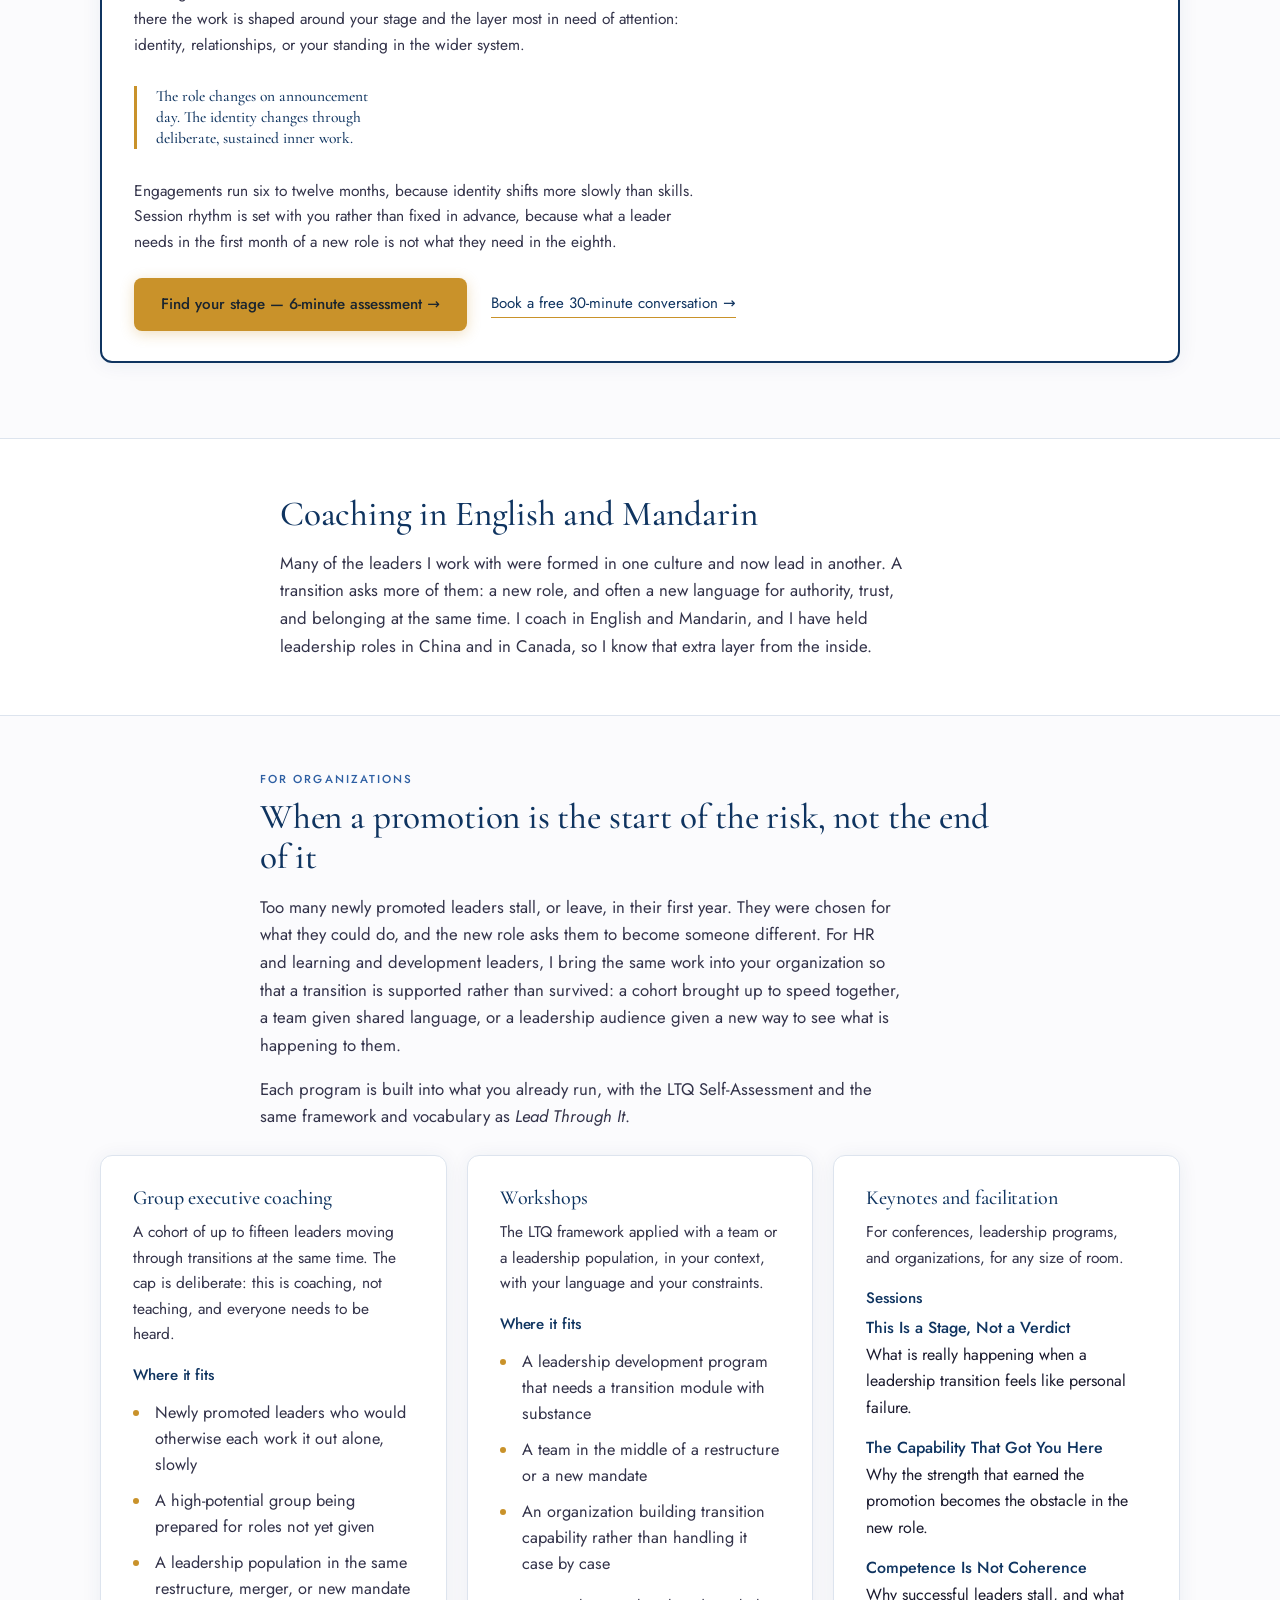
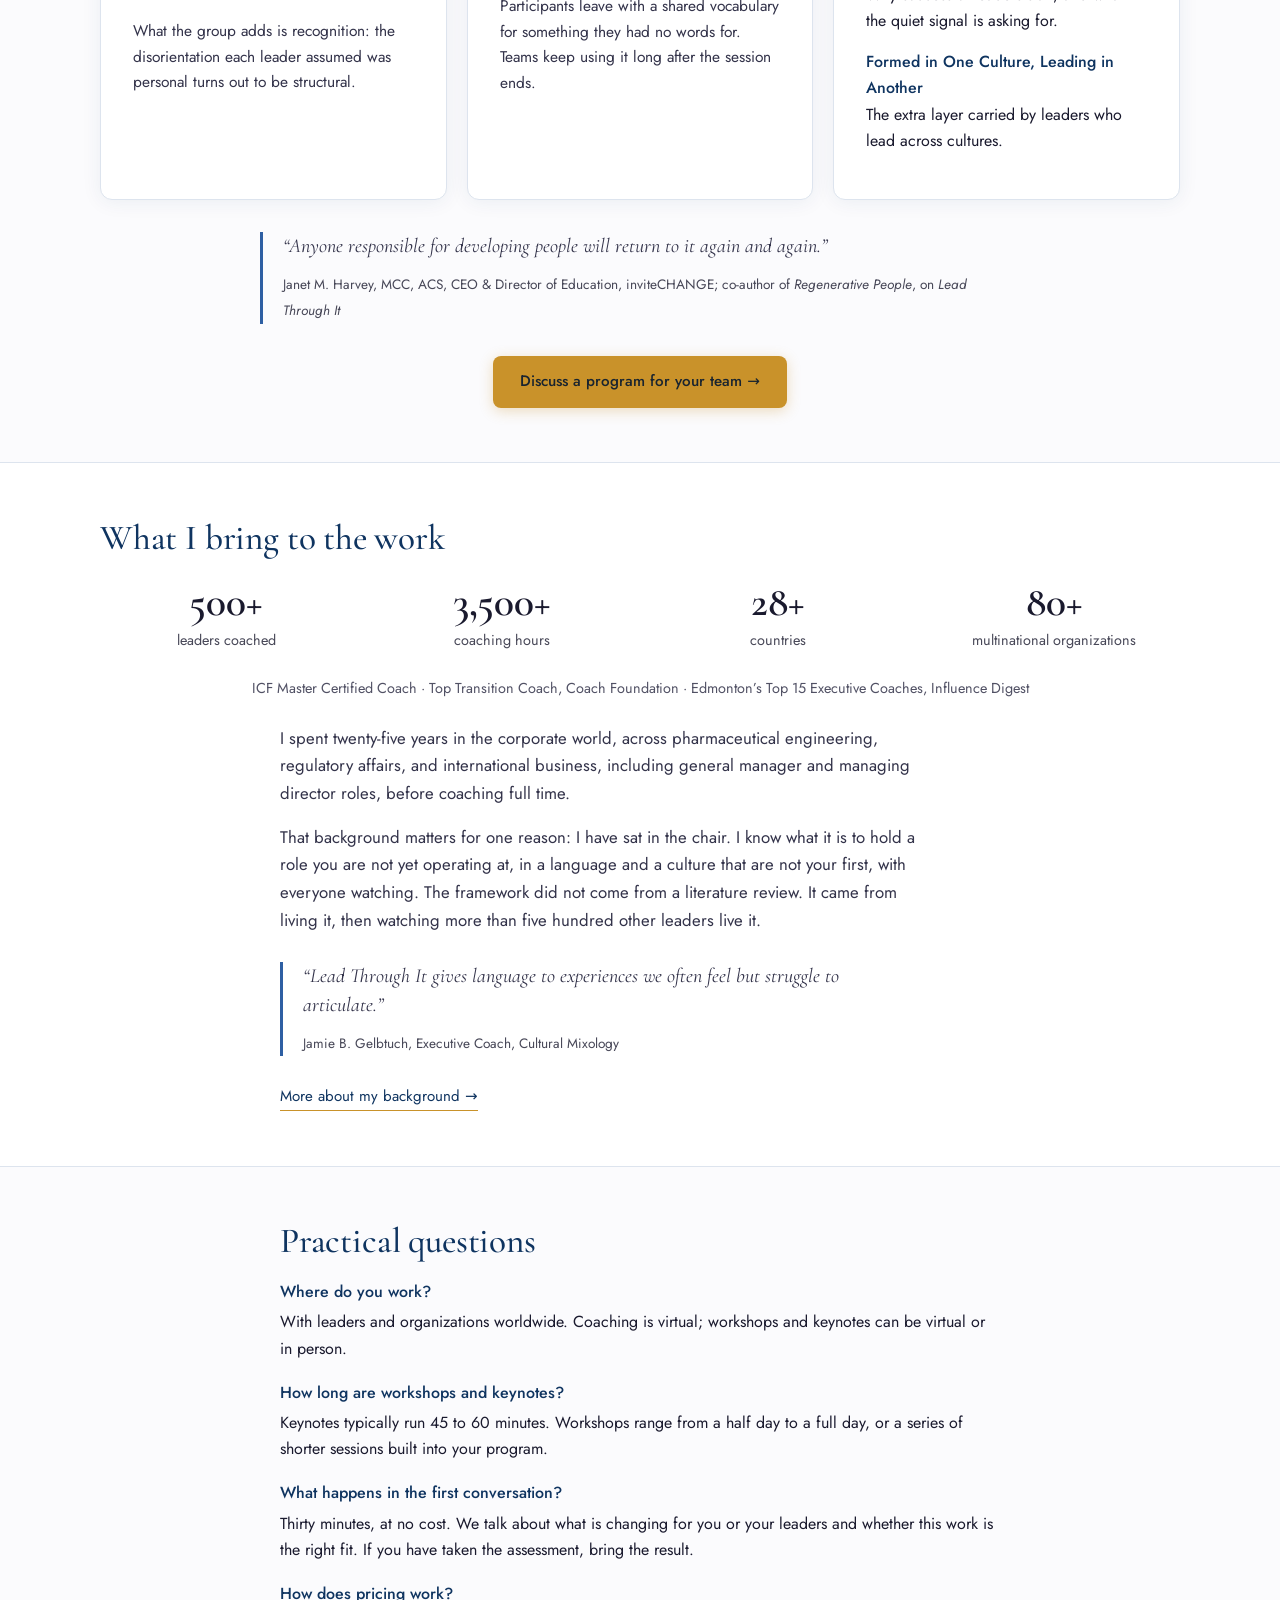
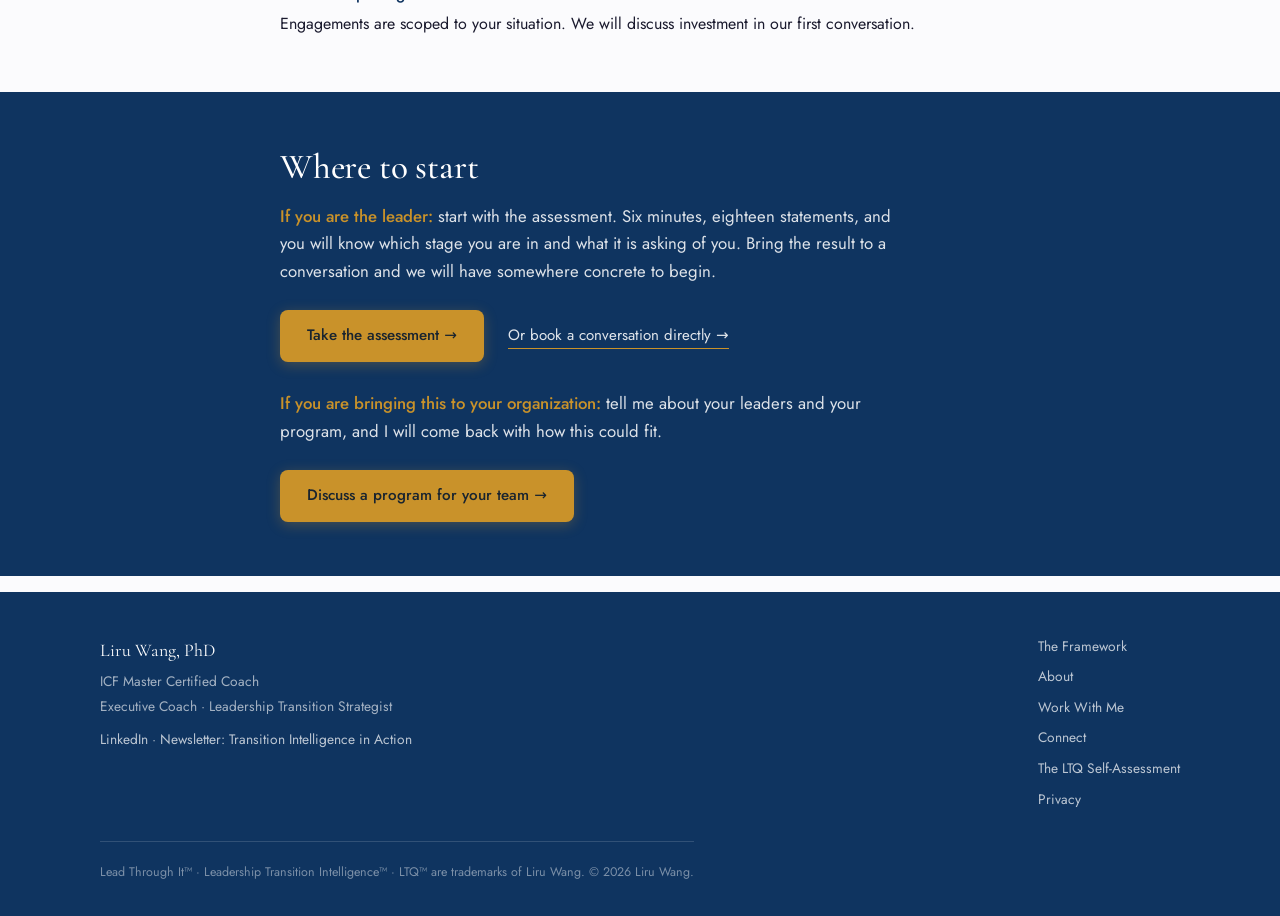
<file: work-with-me.html>
<!DOCTYPE html>
<html lang="en">
<head>
<meta charset="UTF-8">
<meta name="viewport" content="width=device-width, initial-scale=1">
<title>Work With Me — Coaching, Workshops and Speaking</title>
<meta name="description" content="One-to-one executive coaching for leaders in transition, plus group coaching, workshops, and keynotes for organizations. Liru Wang, PhD, ICF Master Certified Coach. English and Mandarin.">
<link rel="canonical" href="https://leadershiptransitionintelligence.com/work-with-me.html">
<meta property="og:type" content="website">
<meta property="og:site_name" content="Leadership Transition Intelligence">
<meta property="og:title" content="Work With Me — Coaching, Workshops and Speaking">
<meta property="og:description" content="One-to-one executive coaching for leaders in transition, plus group coaching, workshops, and keynotes for organizations. Liru Wang, PhD, ICF Master Certified Coach. English and Mandarin.">
<meta property="og:url" content="https://leadershiptransitionintelligence.com/work-with-me.html">
<meta name="twitter:card" content="summary">
<link rel="preconnect" href="https://fonts.googleapis.com"><link rel="preconnect" href="https://fonts.gstatic.com" crossorigin><link href="https://fonts.googleapis.com/css2?family=Cormorant+Garamond:ital,wght@0,500;0,600;1,400;1,500&family=Jost:wght@300;400;500;600&display=swap" rel="stylesheet">
<link rel="stylesheet" href="site.css">
<script type="application/ld+json">{"@context": "https://schema.org", "@graph": [{"@type": "Person", "@id": "https://leadershiptransitionintelligence.com/#liru", "name": "Liru Wang", "honorificSuffix": "PhD", "jobTitle": ["Executive Coach", "Leadership Transition Strategist"], "description": "Executive coach for leaders in transition. Creator of the Leadership Transition Intelligence (LTQ) framework and author of Lead Through It.", "url": "https://leadershiptransitionintelligence.com", "sameAs": ["https://www.linkedin.com/in/liruwang/"], "knowsLanguage": ["en", "zh"], "address": {"@type": "PostalAddress", "addressLocality": "Edmonton", "addressRegion": "AB", "addressCountry": "CA"}, "hasCredential": [{"@type": "EducationalOccupationalCredential", "name": "ICF Master Certified Coach (MCC)", "credentialCategory": "certification", "recognizedBy": {"@type": "Organization", "name": "International Coaching Federation"}}, {"@type": "EducationalOccupationalCredential", "name": "PhD", "credentialCategory": "degree"}], "knowsAbout": ["Leadership transitions", "Executive coaching", "Leadership development", "Leadership Transition Intelligence", "Cross-cultural leadership"]}, {"@type": "Book", "@id": "https://leadershiptransitionintelligence.com/#book", "name": "Lead Through It: A Compass for Leadership Transition Intelligence", "author": {"@id": "https://leadershiptransitionintelligence.com/#liru"}, "inLanguage": "en", "bookFormat": "https://schema.org/Paperback", "about": "Leadership transitions, identity, and the Leadership Transition Intelligence framework"}, {"@type": "WebSite", "@id": "https://leadershiptransitionintelligence.com/#site", "url": "https://leadershiptransitionintelligence.com", "name": "Leadership Transition Intelligence", "publisher": {"@id": "https://leadershiptransitionintelligence.com/#liru"}}, {"@type": "Service", "@id": "https://leadershiptransitionintelligence.com/work-with-me.html#service", "serviceType": "Executive coaching for leaders in transition", "provider": {"@id": "https://leadershiptransitionintelligence.com/#liru"}, "areaServed": "Worldwide", "availableLanguage": ["English", "Mandarin"]}]}</script>
<style>
.hero .actions{margin-top:1.5rem}
.proof-strip{margin-top:1.25rem;font-size:.9rem;letter-spacing:.02em;opacity:.8}
.stats{display:grid;grid-template-columns:repeat(4,1fr);gap:1.5rem;margin:1.5rem 0 1.5rem;text-align:center}
.stats .n{display:block;font-family:"Cormorant Garamond",serif;font-size:2.6rem;font-weight:600;line-height:1}
.stats .l{display:block;margin-top:.35rem;font-size:.9rem;opacity:.8}
.quote{margin:1.75rem 0;padding-left:1.25rem;border-left:3px solid var(--taking,#c8642a)}
.quote p{font-family:"Cormorant Garamond",serif;font-style:italic;font-size:1.25rem;line-height:1.45;margin:0 0 .6rem}
.quote cite{font-style:normal;font-size:.85rem;opacity:.8}
.section-label{font-size:.72rem;font-weight:500;letter-spacing:.18em;text-transform:uppercase;color:var(--taking,#c8642a);margin-bottom:.5rem}
.offer.flagship{border-width:2px;border-color:var(--navy)}
.offer-grid{display:grid;grid-template-columns:repeat(3,1fr);gap:1.25rem;margin-top:1.5rem}
.offer-grid .offer{margin:0}
.offer-grid .offer h2{font-size:1.25rem}
.talks{list-style:none;padding:0;margin:.5rem 0 0}
.talks li{margin:0 0 .9rem}
.talks strong{display:block}
.faq dt{font-weight:500;color:var(--navy);margin-top:1.1rem}
.faq dd{margin:.25rem 0 0}
.recog{font-size:.9rem;opacity:.85;text-align:center;max-width:none;margin:0 auto 1.5rem}
.quote.narrow{margin:2rem auto}
@media (max-width:900px){.offer-grid{grid-template-columns:1fr}}
@media (max-width:720px){.stats{grid-template-columns:repeat(2,1fr)}}
</style>
</head>
<body>
<a class="skip" href="#main">Skip to content</a>
<header class="site-header">
  <div class="header-inner">
    <a class="wordmark" href="index.html">Lead Through It<span>&trade;</span></a>
    <nav class="main" aria-label="Main">
      <a href="framework.html">The Framework</a><a href="early-reader.html">The Book</a><a href="about.html">About</a><a href="work-with-me.html" aria-current="page">Work With Me</a><a href="connect.html">Connect</a>
      <a class="nav-cta" href="assessment.html" target="_blank" rel="noopener">Take the assessment</a>
    </nav>
  </div>
</header>
<section class="hero">
  <div class="hero-inner">
    <h1>Something is changing in how you lead. You can feel it before you can name it.</h1>
    <p class="sub">A role bigger than the one you know how to do. Success that feels quieter than it
       should. A chapter that is ending before the next one has a name. Four ways to work on it with
       me: as one leader, a cohort, a team, or a room.</p>
    <div class="actions">
      <a class="btn" href="#leaders">For leaders &rarr;</a>
      <a class="textlink" href="#organizations">For organizations &rarr;</a>
    </div>
    <p class="proof-strip">ICF Master Certified Coach &middot; 500+ leaders coached &middot;
       28+ countries &middot; English and Mandarin</p>
  </div>
</section>
<main id="main">

<!-- ============ FOR LEADERS ============ -->
<section id="leaders"><div class="wrap">
  <div class="section-label">For leaders</div>
  <article class="offer flagship">
    <h2>One-to-one executive coaching</h2>
    <h3>This is for you if</h3>
    <ul class="plain">
      <li>You have stepped into a role that is bigger than the one you know how to do, and the gap is
          not closing as fast as you expected</li>
      <li>You are competent and successful, and something quietly important feels missing</li>
      <li>You are asking questions about direction and meaning that your current role has no place
          to put</li>
      <li>You are leading across cultures and carrying a complexity that standard leadership advice
          does not name</li>
    </ul>
    <h3>What changes</h3>
    <p>You finish this work able to name what is happening to you, having released the version of
       yourself the last role rewarded, and carrying a method you can use again. The last part
       matters most. Each new role begins a new Taking-Off, at a higher altitude, with more of
       yourself to bring to it.</p>
    <blockquote class="quote"><p>&ldquo;What stands out is the difference between &lsquo;human
      being&rsquo; and &lsquo;human doing.&rsquo; I had mastered the latter; with my coach Liru, I
      learned to lean into the former. It freed me from feeling that if I don&rsquo;t do it, it
      won&rsquo;t get done.&rdquo;</p>
      <cite>Khadijah Sharif-Drinkard, author of <em>Power Reimagined</em> and media and
      entertainment executive</cite></blockquote>
    <h3>How it works</h3>
    <p>We begin with the LTQ Self-Assessment and a conversation about what it surfaced. From there the
       work is shaped around your stage and the layer most in need of attention: identity,
       relationships, or your standing in the wider system.</p>
    <p class="pull">The role changes on announcement day. The identity changes through deliberate,
       sustained inner work.</p>
    <p>Engagements run six to twelve months, because identity shifts more slowly than skills. Session
       rhythm is set with you rather than fixed in advance, because what a leader needs in the first
       month of a new role is not what they need in the eighth.</p>
    <div class="actions">
      <a class="btn" href="assessment.html" target="_blank" rel="noopener">Find your stage &mdash; 6-minute assessment &rarr;</a>
      <a class="textlink" href="connect.html">Book a free 30-minute conversation &rarr;</a>
    </div>
  </article>
</div></section>

<!-- ============ BILINGUAL ============ -->
<section class="band"><div class="narrow">
  <h2>Coaching in English and Mandarin</h2>
  <p>Many of the leaders I work with were formed in one culture and now lead in another. A
     transition asks more of them: a new role, and often a new language for authority, trust, and
     belonging at the same time. I coach in English and Mandarin, and I have held leadership roles in
     China and in Canada, so I know that extra layer from the inside.</p>
  <!-- 中文教练: optional Mandarin line, e.g. 我提供中英文双语高管教练。 -->
</div></section>

<!-- ============ FOR ORGANIZATIONS ============ -->
<section id="organizations"><div class="wrap">
  <div class="narrow" style="padding:0">
    <div class="section-label">For organizations</div>
    <h2>When a promotion is the start of the risk, not the end of it</h2>
    <p>Too many newly promoted leaders stall, or leave, in their first year. They were chosen
       for what they could do, and the new role asks them to become someone different. For HR and
       learning and development leaders, I bring the same work into your organization so that a
       transition is supported rather than survived: a cohort brought up to speed together, a team
       given shared language, or a leadership audience given a new way to see what is happening to
       them.</p>
    <p>Each program is built into what you already run, with the LTQ Self-Assessment and the same
       framework and vocabulary as <em>Lead Through It</em>.</p>
  </div>

  <div class="offer-grid">
    <article class="offer">
      <h2>Group executive coaching</h2>
      <p>A cohort of up to fifteen leaders moving through transitions at the same time. The cap is
         deliberate: this is coaching, not teaching, and everyone needs to be heard.</p>
      <h3>Where it fits</h3>
      <ul class="plain">
        <li>Newly promoted leaders who would otherwise each work it out alone, slowly</li>
        <li>A high-potential group being prepared for roles not yet given</li>
        <li>A leadership population in the same restructure, merger, or new mandate</li>
      </ul>
      <p>What the group adds is recognition: the disorientation each leader assumed was personal
         turns out to be structural.</p>
    </article>

    <article class="offer">
      <h2>Workshops</h2>
      <p>The LTQ framework applied with a team or a leadership population, in your context, with your
         language and your constraints.</p>
      <h3>Where it fits</h3>
      <ul class="plain">
        <li>A leadership development program that needs a transition module with substance</li>
        <li>A team in the middle of a restructure or a new mandate</li>
        <li>An organization building transition capability rather than handling it case by case</li>
      </ul>
      <p>Participants leave with a shared vocabulary for something they had no words for. Teams keep
         using it long after the session ends.</p>
    </article>

    <article class="offer">
      <h2>Keynotes and facilitation</h2>
      <p>For conferences, leadership programs, and organizations, for any size of room.</p>
      <h3>Sessions</h3>
      <ul class="talks">
        <li><strong>This Is a Stage, Not a Verdict</strong> What is really happening when a leadership
            transition feels like personal failure.</li>
        <li><strong>The Capability That Got You Here</strong> Why the strength that earned the
            promotion becomes the obstacle in the new role.</li>
        <li><strong>Competence Is Not Coherence</strong> Why successful leaders stall, and what the
            quiet signal is asking for.</li>
        <li><strong>Formed in One Culture, Leading in Another</strong> The extra layer carried by
            leaders who lead across cultures.</li>
      </ul>
    </article>
  </div>

  <blockquote class="quote narrow"><p>&ldquo;Anyone responsible for developing people will return to
    it again and again.&rdquo;</p>
    <cite>Janet M. Harvey, MCC, ACS, CEO &amp; Director of Education, inviteCHANGE; co-author of
    <em>Regenerative People</em>, on <em>Lead Through It</em></cite></blockquote>

  <div class="actions" style="justify-content:center">
    <a class="btn" href="connect.html#contact-form">Discuss a program for your team &rarr;</a>
  </div>
</div></section>

<!-- ============ PROOF ============ -->
<section class="band"><div class="wrap">
  <h2>What I bring to the work</h2>
  <div class="stats">
    <div><span class="n">500+</span><span class="l">leaders coached</span></div>
    <div><span class="n">3,500+</span><span class="l">coaching hours</span></div>
    <div><span class="n">28+</span><span class="l">countries</span></div>
    <div><span class="n">80+</span><span class="l">multinational organizations</span></div>
  </div>
  <p class="recog">ICF Master Certified Coach &middot; Top Transition Coach, Coach Foundation &middot;
     Edmonton&rsquo;s Top 15 Executive Coaches, Influence Digest</p>
  <div class="narrow">
    <p>I spent twenty-five years in the corporate world, across pharmaceutical engineering,
       regulatory affairs, and international business, including general manager and managing
       director roles, before coaching full time.</p>
    <p>That background matters for one reason: I have sat in the chair. I know what it is to hold a
       role you are not yet operating at, in a language and a culture that are not your first, with
       everyone watching. The framework did not come from a literature review. It came from living
       it, then watching more than five hundred other leaders live it.</p>
    <blockquote class="quote"><p>&ldquo;<em>Lead Through It</em> gives language to experiences we
      often feel but struggle to articulate.&rdquo;</p>
      <cite>Jamie B. Gelbtuch, Executive Coach, Cultural Mixology</cite></blockquote>
    <div class="actions"><a class="textlink" href="about.html">More about my background &rarr;</a></div>
  </div>
</div></section>

<!-- ============ PRACTICAL QUESTIONS ============ -->
<section><div class="narrow">
  <h2>Practical questions</h2>
  <dl class="faq">
    <dt>Where do you work?</dt>
    <!-- CONFIRM before upload: delivery format -->
    <dd>With leaders and organizations worldwide. Coaching is virtual; workshops and keynotes can be
        virtual or in person.</dd>
    <dt>How long are workshops and keynotes?</dt>
    <!-- CONFIRM before upload: formats/lengths you actually offer -->
    <dd>Keynotes typically run 45 to 60 minutes. Workshops range from a half day to a full day, or a
        series of shorter sessions built into your program.</dd>
    <dt>What happens in the first conversation?</dt>
    <dd>Thirty minutes, at no cost. We talk about what is changing for you or your leaders and whether
        this work is the right fit. If you have taken the assessment, bring the result.</dd>
    <dt>How does pricing work?</dt>
    <dd>Engagements are scoped to your situation. We will discuss investment in our first
        conversation.</dd>
  </dl>
</div></section>

<section class="band-navy"><div class="narrow">
  <h2>Where to start</h2>
  <p><strong>If you are the leader:</strong> start with the assessment. Six minutes, eighteen
     statements, and you will know which stage you are in and what it is asking of you. Bring the
     result to a conversation and we will have somewhere concrete to begin.</p>
  <div class="actions">
    <a class="btn" href="assessment.html" target="_blank" rel="noopener">Take the assessment &rarr;</a>
    <a class="textlink" href="connect.html">Or book a conversation directly &rarr;</a>
  </div>
  <p style="margin-top:1.75rem"><strong>If you are bringing this to your organization:</strong> tell
     me about your leaders and your program, and I will come back with how this could fit.</p>
  <div class="actions">
    <a class="btn" href="connect.html#contact-form">Discuss a program for your team &rarr;</a>
  </div>
</div></section>

</main>
<footer>
  <div class="wrap">
    <div>
      <div class="fname">Liru Wang, PhD</div>
      <div>ICF Master Certified Coach</div>
      <div>Executive Coach &middot; Leadership Transition Strategist</div>
      <div style="margin-top:.5rem"><a href="https://www.linkedin.com/in/liruwang/" target="_blank" rel="noopener">LinkedIn</a>
        &middot; <a href="https://www.linkedin.com/newsletters/transition-intelligence-in-act-7405003066569031680/" target="_blank" rel="noopener">Newsletter: Transition Intelligence in Action</a></div>
    </div>
    <nav aria-label="Footer">
      <a href="framework.html">The Framework</a>
      <a href="about.html">About</a>
      <a href="work-with-me.html">Work With Me</a>
      <a href="connect.html">Connect</a>
      <a href="assessment.html" target="_blank" rel="noopener">The LTQ Self-Assessment</a>
      <a href="privacy.html">Privacy</a>
    </nav>
  </div>
  <div class="wrap"><div class="footer-legal">
    Lead Through It&trade; &middot; Leadership Transition Intelligence&trade; &middot; LTQ&trade;
    are trademarks of Liru Wang. &copy; 2026 Liru Wang.
  </div></div>
</footer>
</body>
</html>
</file>
<file: site.css>
/* Lead Through It — Leadership Transition Intelligence
   Extends the design system already live on the assessment page.
   Fonts: Cormorant Garamond (display) + Jost (text). */

:root{
  --navy:#0f3460; --navy-mid:#1a4a80; --navy-light:#e8f0f8; --navy-pale:#f3f7fb;
  --gold:#c9922a; --gold-deep:#a8761c;
  --taking:#2e5fa3; --cruising:#27ae60; --awakening:#e67e22;
  --taking-fill:#dde7f4; --cruising-fill:#e8f6ee; --awakening-fill:#fcebdc;
  --dark:#1a1a2e; --mid:#444455; --soft:#6a6a7c;
  --page:#fbfbfd; --white:#fff; --border:#dde4ee;
  --serif:'Cormorant Garamond',Georgia,serif;
  --sans:'Jost',system-ui,-apple-system,sans-serif;
  --measure:64ch;
  --shadow:0 2px 20px rgba(15,52,96,.07);
}

*,*::before,*::after{box-sizing:border-box;margin:0;padding:0}
html{scroll-behavior:smooth}
@media (prefers-reduced-motion:reduce){
  html{scroll-behavior:auto}
  *,*::before,*::after{animation-duration:.01ms!important;transition-duration:.01ms!important}
}
body{font-family:var(--sans);background:var(--page);color:var(--dark);line-height:1.65;
  font-weight:300;-webkit-font-smoothing:antialiased}

/* ---------- skip link + focus ---------- */
.skip{position:absolute;left:-9999px;top:0;background:var(--navy);color:#fff;
  padding:.7rem 1.2rem;z-index:200;border-radius:0 0 6px 0}
.skip:focus{left:0}
a:focus-visible,button:focus-visible,input:focus-visible,textarea:focus-visible,select:focus-visible{
  outline:3px solid var(--gold);outline-offset:2px}

/* ---------- header ---------- */
.site-header{background:var(--navy);position:sticky;top:0;z-index:100;
  box-shadow:0 1px 14px rgba(15,52,96,.28)}
.header-inner{max-width:1120px;margin:0 auto;padding:.9rem 1.25rem;
  display:flex;align-items:center;justify-content:space-between;gap:1.25rem;flex-wrap:wrap}
.wordmark{font-family:var(--serif);font-size:1.3rem;font-weight:600;color:#fff;
  text-decoration:none;letter-spacing:.01em;line-height:1.1;white-space:nowrap}
.wordmark span{color:var(--gold)}
nav.main{display:flex;align-items:center;gap:1.4rem;flex-wrap:wrap}
nav.main a{color:rgba(255,255,255,.82);text-decoration:none;font-size:.86rem;
  font-weight:400;padding:.25rem 0;border-bottom:1.5px solid transparent;transition:color .15s,border-color .15s}
nav.main a:hover{color:#fff;border-bottom-color:var(--gold)}
nav.main a[aria-current="page"]{color:#fff;border-bottom-color:var(--gold)}
nav.main a.nav-cta{background:var(--gold);color:#19242f;padding:.5rem 1.05rem;border-radius:7px;
  font-weight:500;border:none}
nav.main a.nav-cta:hover{background:#dba23a;color:#19242f}

/* ---------- layout ---------- */
main{display:block}
.wrap{max-width:1120px;margin:0 auto;padding:0 1.25rem}
.narrow{max-width:760px;margin:0 auto;padding:0 1.25rem}
section{padding:3.4rem 0}
section.tight{padding:2.4rem 0}
.band{background:var(--white);border-top:1px solid var(--border);border-bottom:1px solid var(--border)}
.band-navy{background:var(--navy);color:#fff}
.band-navy p{color:rgba(255,255,255,.8)}

/* ---------- type ---------- */
h1,h2,h3{font-family:var(--serif);font-weight:500;line-height:1.14;color:var(--navy);
  letter-spacing:-.005em}
h1{font-size:clamp(2.1rem,5.2vw,3.5rem)}
h2{font-size:clamp(1.55rem,3.3vw,2.2rem);margin-bottom:1rem}
h3{font-size:1.2rem;margin-bottom:.45rem}
p{max-width:var(--measure);margin-bottom:1rem;font-size:1.005rem;color:var(--mid)}
p:last-child{margin-bottom:0}
.lede{font-size:1.1rem;color:var(--mid);line-height:1.72}
em{font-style:italic}
strong{font-weight:500;color:var(--navy)}
.band-navy h1,.band-navy h2,.band-navy h3{color:#fff}
.band-navy strong{color:var(--gold)}

/* ---------- hero ---------- */
.hero{background:var(--navy);color:#fff;padding:4.6rem 0 4rem;position:relative;overflow:hidden}
.hero::after{content:'';position:absolute;inset:0;pointer-events:none;
  background:radial-gradient(ellipse 70% 55% at 50% 118%,rgba(201,146,42,.15),transparent 70%)}
.hero .wrap{position:relative;z-index:1}
.hero h1{color:#fff;max-width:16ch;margin-bottom:1.1rem}
.hero .sub{font-size:1.08rem;color:rgba(255,255,255,.78);max-width:52ch;
  margin-bottom:1.4rem;line-height:1.7;font-weight:300}
.hero p{color:rgba(255,255,255,.72);max-width:54ch}
.hero-inner{max-width:1120px;margin:0 auto;padding:0 1.25rem}

/* ---------- buttons ---------- */
.btn{display:inline-block;background:var(--gold);color:#19242f;text-decoration:none;
  padding:.85rem 1.7rem;border-radius:8px;font-family:var(--sans);font-size:.95rem;
  font-weight:500;border:none;cursor:pointer;transition:background .18s,transform .15s;
  box-shadow:0 3px 14px rgba(201,146,42,.3)}
.btn:hover{background:#dba23a;transform:translateY(-1px)}
.btn-outline{background:transparent;color:#fff;border:1.5px solid rgba(255,255,255,.45);
  box-shadow:none}
.btn-outline:hover{background:rgba(255,255,255,.12);color:#fff}
.btn-navy{background:var(--navy);color:#fff;box-shadow:0 3px 14px rgba(15,52,96,.24)}
.btn-navy:hover{background:var(--navy-mid)}
.actions{display:flex;align-items:center;gap:1.5rem;flex-wrap:wrap;margin-top:1.5rem}
.textlink{color:var(--navy);font-size:.94rem;text-decoration:none;
  border-bottom:1.5px solid var(--gold);padding-bottom:1px;transition:color .15s}
.textlink:hover{color:var(--gold-deep)}
.hero .textlink,.band-navy .textlink{color:rgba(255,255,255,.88)}
.hero .textlink:hover,.band-navy .textlink:hover{color:#fff}

/* ---------- stages ---------- */
.stages{display:grid;grid-template-columns:repeat(3,1fr);gap:1.1rem;margin:1.6rem 0 0}
.stage{background:var(--white);border:1px solid var(--border);border-top:4px solid var(--c);
  border-radius:10px;padding:1.35rem 1.45rem;box-shadow:var(--shadow)}
.stage h3{color:var(--c);margin-bottom:.3rem}
.stage .asks{font-size:.78rem;color:var(--soft);margin-bottom:.6rem;font-weight:400}
.stage p{font-size:.93rem;margin-bottom:.55rem}
.stage .q{font-size:.9rem;font-style:italic;color:var(--navy);margin-bottom:0}
.s-taking{--c:var(--taking)} .s-cruising{--c:var(--cruising)} .s-awakening{--c:var(--awakening)}

/* ---------- layers ---------- */
.layers{display:grid;grid-template-columns:repeat(3,1fr);gap:1.1rem;margin-top:1.5rem}
.layer{background:var(--navy-pale);border:1px solid var(--border);border-radius:10px;
  padding:1.2rem 1.35rem}
.layer h3{font-size:1.1rem;margin-bottom:.35rem}
.layer p{font-size:.92rem;margin-bottom:0}

/* ---------- coherence map ---------- */
.map-figure{margin:1.7rem 0 0}
.map-figure img{width:100%;max-width:760px;margin:0 auto;height:auto;display:block;border:1px solid var(--border);
  border-radius:10px;background:#fff}
.map-table{width:100%;border-collapse:separate;border-spacing:5px;margin-top:1.7rem;
  font-size:.9rem}
.map-table caption{text-align:left;font-size:.88rem;color:var(--soft);
  margin-bottom:.7rem;font-style:italic}
.map-table th{background:var(--navy);color:#fff;font-family:var(--serif);font-size:1.02rem;
  font-weight:500;padding:.6rem .8rem;text-align:left;border-radius:6px}
.map-table th[scope="row"]{background:var(--navy-pale);color:var(--navy);width:8.5rem}
.map-table td{padding:.75rem .85rem;border-radius:6px;color:#223;line-height:1.5;
  vertical-align:top;font-size:.9rem}
tr.r-taking td{background:var(--taking-fill)}
tr.r-cruising td{background:var(--cruising-fill)}
tr.r-awakening td{background:var(--awakening-fill)}
tr.r-taking th[scope="row"]{color:var(--taking)}
tr.r-cruising th[scope="row"]{color:var(--cruising)}
tr.r-awakening th[scope="row"]{color:var(--awakening)}

/* ---------- prose blocks ---------- */
.pull{font-family:var(--serif);font-size:clamp(1.3rem,2.7vw,1.75rem);line-height:1.35;
  color:var(--navy);border-left:3px solid var(--gold);padding-left:1.2rem;margin:1.8rem 0;
  max-width:34ch;font-weight:500}
.callout{background:var(--navy-pale);border:1px solid var(--border);border-radius:10px;
  padding:1.4rem 1.6rem;margin:1.6rem 0;max-width:var(--measure)}
.callout p{margin-bottom:.6rem}
.callout p:last-child{margin-bottom:0}
.definition{font-size:1.06rem;color:var(--navy);line-height:1.6;border-left:3px solid var(--gold);
  padding-left:1.1rem;margin:1.3rem 0;max-width:58ch;font-weight:400}

ul.plain{list-style:none;max-width:var(--measure);margin:1rem 0}
ul.plain li{position:relative;padding-left:1.4rem;margin-bottom:.6rem;color:var(--mid);
  font-size:.98rem;line-height:1.6}
ul.plain li::before{content:'';position:absolute;left:0;top:.62em;width:6px;height:6px;
  border-radius:50%;background:var(--gold)}
ul.creds{list-style:none;max-width:var(--measure);margin:1rem 0;
  border-top:1px solid var(--border)}
ul.creds li{padding:.62rem 0;border-bottom:1px solid var(--border);color:var(--mid);font-size:.95rem}

/* ---------- offers ---------- */
.offer{background:var(--white);border:1px solid var(--border);border-radius:12px;
  padding:1.9rem 2rem;margin-bottom:1.3rem;box-shadow:var(--shadow)}
.offer h2{font-size:1.5rem;margin-bottom:.6rem}
.offer h3{font-size:.95rem;font-family:var(--sans);font-weight:500;color:var(--navy);
  margin:1.25rem 0 .5rem}
.offer p{font-size:.97rem}
.ways{display:grid;grid-template-columns:repeat(2,1fr);gap:1.1rem;margin-top:1.5rem}
.way{background:var(--white);border:1px solid var(--border);border-radius:10px;
  padding:1.2rem 1.35rem;box-shadow:var(--shadow)}
.way h3{font-size:1.08rem;margin-bottom:.3rem}
.way p{font-size:.92rem;margin-bottom:0}

/* ---------- forms + scheduler ---------- */
.sched{background:var(--white);border:1px solid var(--border);border-radius:12px;
  padding:1rem;margin-top:1.6rem;box-shadow:var(--shadow);min-height:640px}
.sched-fallback{padding:2.4rem 1.5rem;text-align:center;color:var(--soft);font-size:.93rem}
form.contact{max-width:600px;margin-top:1.4rem;background:var(--white);border:1px solid var(--border);
  border-radius:12px;padding:1.7rem 1.8rem;box-shadow:var(--shadow)}
.field{margin-bottom:1rem}
.field label{display:block;font-size:.88rem;font-weight:500;color:var(--navy);margin-bottom:.35rem}
.field input,.field textarea,.field select{width:100%;border:1px solid var(--border);border-radius:7px;
  padding:.65rem .8rem;font-family:var(--sans);font-size:.95rem;color:var(--dark);
  background:var(--page);font-weight:300}
.field textarea{min-height:120px;resize:vertical;line-height:1.6}
.field input:focus,.field textarea:focus,.field select:focus{border-color:var(--navy-mid);outline-offset:1px}
.form-note{font-size:.82rem;color:var(--soft);margin-top:.9rem}
.form-status{margin-top:1rem;padding:.9rem 1.1rem;border-radius:8px;font-size:.93rem;display:none}
.form-status.ok{display:block;background:#e8f5ee;border:1px solid #a8d8bc;color:#1a5c3a}
.form-status.err{display:block;background:#fff3ed;border:1px solid #f4a46a;color:#8b3a00}

/* ---------- footer ---------- */
footer{background:var(--navy);color:rgba(255,255,255,.62);padding:2.6rem 0 2rem;
  font-size:.86rem;line-height:1.8;margin-top:1rem}
footer .wrap{display:flex;justify-content:space-between;gap:2rem;flex-wrap:wrap}
footer a{color:rgba(255,255,255,.72);text-decoration:none;border-bottom:1px solid transparent}
footer a:hover{color:#fff;border-bottom-color:var(--gold)}
footer .fname{font-family:var(--serif);font-size:1.12rem;color:#fff;margin-bottom:.2rem}
footer nav{display:flex;flex-direction:column;gap:.3rem}
.footer-legal{border-top:1px solid rgba(255,255,255,.14);margin-top:1.8rem;padding-top:1.2rem;
  font-size:.78rem;color:rgba(255,255,255,.45)}

/* ---------- responsive ---------- */
@media (max-width:860px){
  .stages,.layers,.ways{grid-template-columns:1fr}
  /* a sticky header costs a fifth of a phone screen; let it scroll away instead */
  .site-header{position:static}
  .header-inner{padding:.75rem 1.25rem;gap:.7rem}
  .wordmark{font-size:1.15rem}
  nav.main{gap:.9rem;width:100%;justify-content:flex-start;align-items:center}
  nav.main a{font-size:.8rem}
  nav.main a.nav-cta{padding:.42rem .85rem;font-size:.8rem;margin-left:auto}
  section{padding:2.6rem 0}
  .hero{padding:3.2rem 0 2.8rem}
  .offer{padding:1.5rem 1.35rem}
}
@media (max-width:720px){
  /* the map SVG is landscape and unreadable on a phone — show the stacked table instead */
  .map-figure{display:none}
  .map-table{display:block}
}
@media (min-width:721px){
  .map-table.alt{display:none}
}
@media (max-width:560px){
  .map-table,.map-table tbody,.map-table tr,.map-table td,.map-table th{display:block;width:auto}
  .map-table caption{display:block;width:auto}
  .map-table thead{display:none}
  .map-table tr{margin-bottom:1rem}
  .map-table th[scope="row"]{width:auto;margin-bottom:4px}
  .map-table td{margin-bottom:4px}
  .map-table td::before{content:attr(data-layer);display:block;font-weight:500;
    color:var(--navy);font-size:.8rem;margin-bottom:.15rem}
}

/* ---------- photos ---------- */
.hero-split{display:grid;grid-template-columns:1fr 300px;gap:3rem;align-items:center}
.hero-portrait{width:100%;height:auto;display:block;border-radius:10px;
  box-shadow:0 10px 36px rgba(0,0,0,.35);border:3px solid rgba(255,255,255,.12)}
.photo-figure{margin:2rem 0 0;max-width:640px}
.photo-figure img{width:100%;height:auto;display:block;border-radius:10px;box-shadow:var(--shadow)}
.photo-figure figcaption{font-size:.85rem;color:var(--soft);margin-top:.6rem;font-style:italic}
.intro-with-photo::after{content:'';display:block;clear:both}
.intro-photo{float:right;width:210px;height:210px;object-fit:cover;border-radius:50%;
  margin:.3rem 0 1rem 2rem;box-shadow:var(--shadow);border:4px solid #fff}
@media (max-width:760px){
  .hero-split{grid-template-columns:1fr;gap:2rem}
  .hero-portrait{max-width:260px}
  .intro-photo{float:none;display:block;width:160px;height:160px;margin:0 0 1.2rem}
}

/* ---------- stage + layer cards: larger, easier to read ---------- */
.stage,.layer{padding:1.6rem 1.6rem 1.5rem}
.stage h3{font-family:var(--sans);font-size:1.45rem;font-weight:600;letter-spacing:-.005em;margin-bottom:.25rem}
.stage .asks{font-size:.82rem;font-weight:500;text-transform:uppercase;letter-spacing:.08em;color:var(--soft);margin-bottom:.9rem}
.stage p,.layer p{font-size:1.06rem;font-weight:400;line-height:1.6;color:#33334a}
.stage .q{font-size:1.06rem;font-weight:500;color:var(--navy)}
.layer h3{font-family:var(--sans);font-size:1.3rem;font-weight:600;color:var(--navy);margin-bottom:.4rem}

/* ---------- readability: regular weight, darker text site-wide ---------- */
:root{--mid:#33334a;--soft:#585869}
body{font-weight:400}
p{font-size:1.05rem}
.hero .sub{font-weight:400;font-size:1.15rem;color:rgba(255,255,255,.88)}
.hero p{color:rgba(255,255,255,.82)}
.band-navy p{color:rgba(255,255,255,.86)}
ul.plain li,ul.creds li{font-size:1.02rem}
input,textarea,select{font-weight:400}

/* ---------- larger header ---------- */
.header-inner{padding:1.05rem 1.25rem}
.wordmark{font-size:1.65rem}
nav.main{gap:1.7rem}
nav.main a{font-size:1.02rem;font-weight:500}
nav.main a.nav-cta{font-size:1rem;padding:.6rem 1.2rem}

/* ---------- homepage hero ---------- */
.hero h1.h1-oneline{max-width:none;font-size:clamp(2.2rem,5.4vw,3.9rem);margin-bottom:1.6rem}
.hero-grid{display:grid;grid-template-columns:minmax(0,1.15fr) minmax(0,1fr);gap:3.5rem;align-items:center}
.hero-card{background:rgba(255,255,255,.06);border:1px solid rgba(255,255,255,.14);
  border-radius:14px;padding:1.5rem 1.5rem 1.2rem;backdrop-filter:blur(2px)}
.hc-label{font-size:.8rem;font-weight:500;letter-spacing:.1em;text-transform:uppercase;
  color:var(--gold);margin-bottom:1rem}
.hc-stage{display:grid;grid-template-columns:auto 1fr;column-gap:.8rem;align-items:baseline;
  text-decoration:none;padding:.85rem 0 .85rem 1rem;border-left:4px solid var(--c);
  margin-bottom:.7rem;background:rgba(255,255,255,.04);border-radius:0 8px 8px 0;transition:background .15s}
.hc-stage:hover{background:rgba(255,255,255,.1)}
.hc-name{font-size:1.2rem;font-weight:600;color:#fff}
.hc-asks{font-size:.74rem;font-weight:500;letter-spacing:.08em;text-transform:uppercase;color:rgba(255,255,255,.6)}
.hc-q{grid-column:1/-1;font-style:italic;color:rgba(255,255,255,.85);font-size:1rem;margin-top:.2rem;padding-right:1rem}
.hc-foot{font-size:.85rem;color:rgba(255,255,255,.6);margin-top:.9rem;text-align:center;letter-spacing:.02em}
@media (min-width:900px){.hero h1.h1-oneline{white-space:nowrap}}
@media (max-width:900px){
  .hero-grid{grid-template-columns:1fr;gap:2.2rem}
  .wordmark{font-size:1.45rem}
  nav.main{gap:1.1rem}
  nav.main a{font-size:.95rem}
}
@media (max-width:560px){nav.main{gap:.55rem 1rem}nav.main a{font-size:.92rem}nav.main a.nav-cta{font-size:.92rem;padding:.5rem .95rem}}

/* ---------- hero card: static, more compact, balanced with left column ---------- */
.hero-grid{grid-template-columns:minmax(0,1.35fr) minmax(0,1fr);gap:3rem}
.hero-card{max-width:430px;justify-self:end;padding:1.2rem 1.25rem 1rem}
.hc-label{font-size:.74rem;margin-bottom:.8rem}
.hc-stage{padding:.6rem .8rem .6rem .9rem;margin-bottom:.55rem;border-left-width:3px}
.hc-stage:hover{background:rgba(255,255,255,.04)}
.hc-name{font-size:1.05rem}
.hc-asks{font-size:.68rem}
.hc-q{font-size:.93rem;margin-top:.1rem}
.hc-foot{font-size:.8rem;margin-top:.7rem}
@media (max-width:900px){.hero-card{justify-self:stretch;max-width:none}}

/* ---------- framework hero ---------- */
.hero-grid-fw{display:grid;grid-template-columns:minmax(0,1fr) 300px;gap:3rem;align-items:center}
.hero-fw .oneline{max-width:none}
.iq-card{max-width:none;justify-self:stretch}
.iq-row{display:grid;grid-template-columns:3.2rem 1fr;gap:.7rem;align-items:baseline;
  padding:.65rem 0;border-top:1px solid rgba(255,255,255,.12);color:rgba(255,255,255,.82);font-size:.95rem;line-height:1.45}
.iq-row:first-of-type{border-top:none}
.iq-tag{font-weight:600;font-size:1.05rem;color:#fff;letter-spacing:.02em}
.iq-ltq{background:rgba(201,146,42,.14);border-top:none;border-radius:8px;padding:.75rem .7rem;margin:.3rem -.7rem 0;color:#fff}
.iq-ltq .iq-tag{color:var(--gold)}
@media (min-width:1100px){.hero-fw .oneline{white-space:nowrap}}
@media (max-width:900px){.hero-grid-fw{grid-template-columns:1fr;gap:2rem}}

/* ---------- LTQ definition: larger, term highlighted ---------- */
.definition{font-size:1.32rem;line-height:1.55;padding:.4rem 0 .4rem 1.3rem;border-left-width:4px;margin:1.2rem 0 1.6rem;max-width:none}
.def-term{font-weight:600;color:var(--navy);background:linear-gradient(transparent 62%,rgba(201,146,42,.32) 62%);padding:0 .1em}

/* ---------- phones/tablets: stack hero, card full width (must stay last) ---------- */
@media (max-width:900px){
  .hero-grid,.hero-grid-fw{grid-template-columns:1fr;gap:2rem}
  .hero-card{justify-self:stretch;max-width:none}
  .hc-stage{grid-template-columns:auto minmax(0,1fr)}
}
</file>
